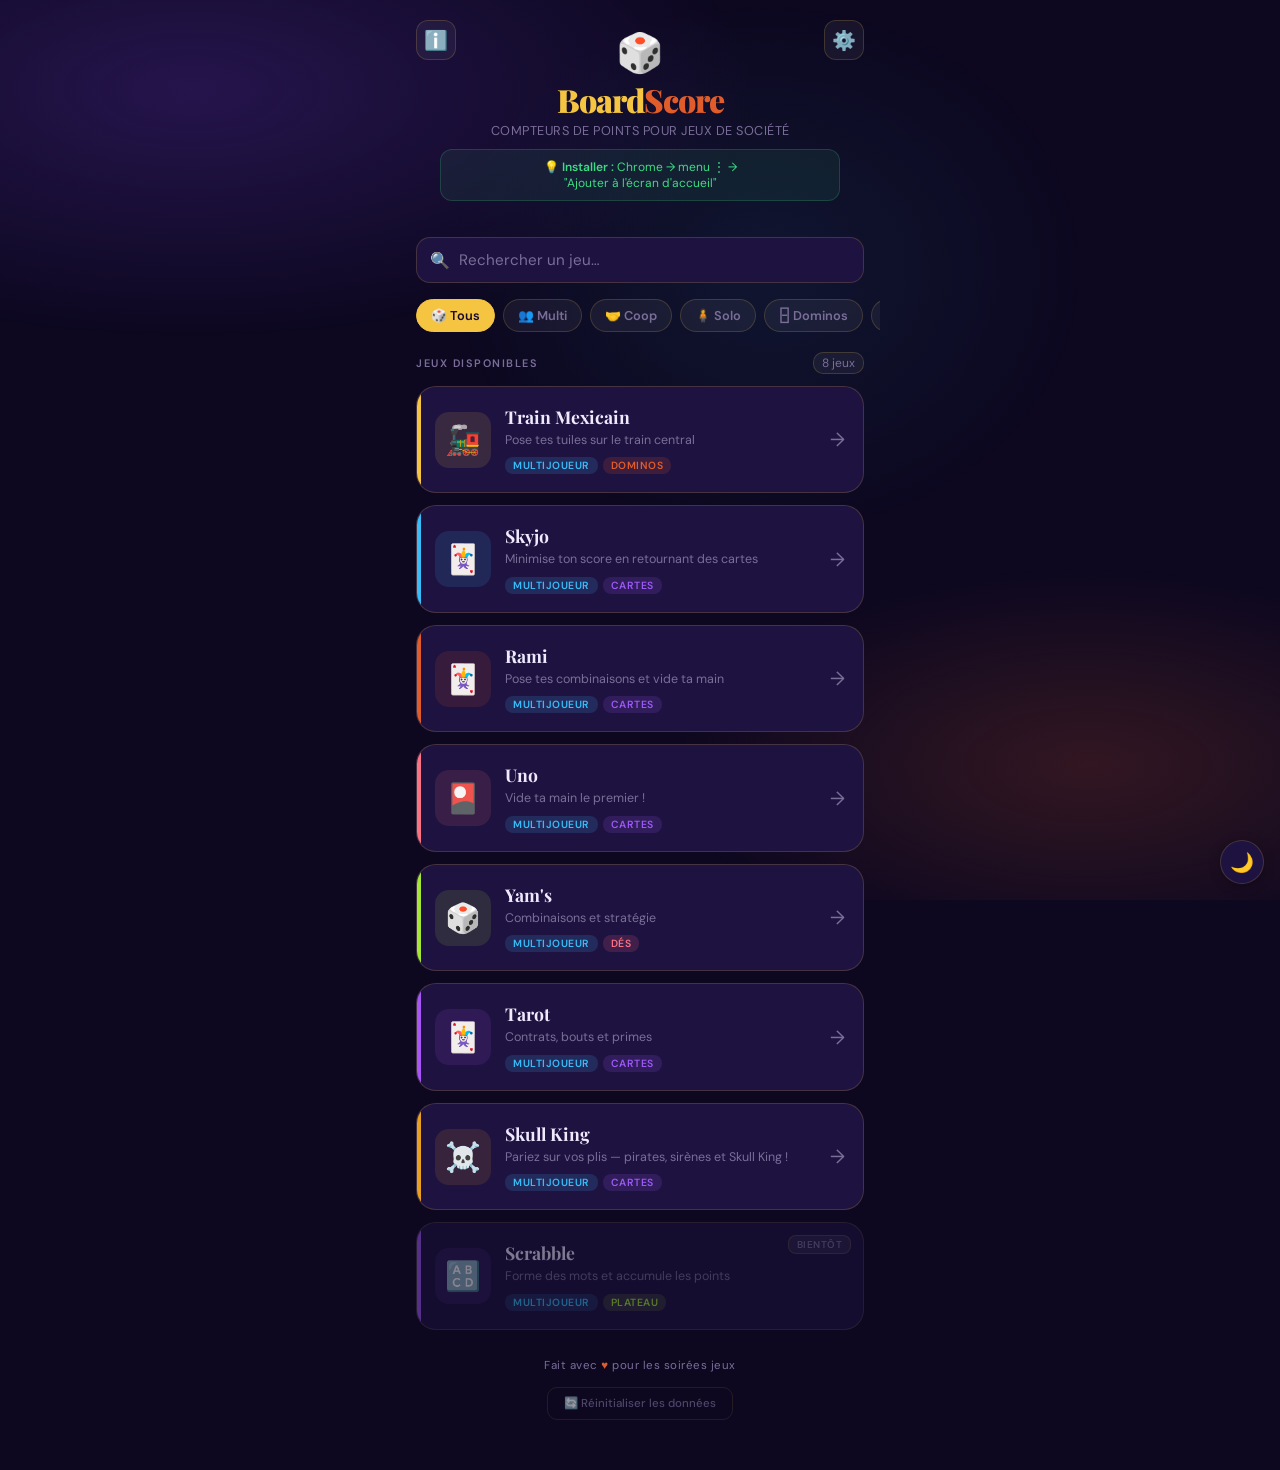
<file: index.html>
<!DOCTYPE html>
<html lang="fr">
<head>
  <meta charset="UTF-8" />
  <meta name="viewport" content="width=device-width, initial-scale=1.0, maximum-scale=1.0, user-scalable=no" />
  <meta name="apple-mobile-web-app-capable" content="yes" />
  <meta name="mobile-web-app-capable" content="yes" />
  <meta name="apple-mobile-web-app-status-bar-style" content="black-translucent" />
  <meta name="theme-color" content="#0d0820" />
  <title>🎲 BoardScore</title>
  <link href="https://fonts.googleapis.com/css2?family=Playfair+Display:wght@700;900&family=DM+Sans:wght@400;500;600&display=swap" rel="stylesheet" />
  <link rel="stylesheet" href="style.css" />
  <link rel="stylesheet" href="menu.css" />
</head>
<body>
<div id="app">

  <header>
    <div class="logo">🎲</div>
    <div class="app-title">Board<span>Score</span></div>
    <div class="app-sub">Compteurs de points pour jeux de société</div>
    <button class="info-btn" onclick="openInfoModal()" aria-label="Aide">ℹ️</button>
    <a href="settings/index.html" class="settings-btn" aria-label="Paramètres">⚙️</a>
    <div class="install-hint" id="installHint">
      💡 <strong>Installer :</strong> Chrome → menu ⋮ → <br>"Ajouter à l'écran d'accueil"
    </div>
  </header>

  <div class="search-bar">
    <span class="search-icon">🔍</span>
    <input type="text" id="searchInput" placeholder="Rechercher un jeu…" oninput="filterGames()" />
  </div>

  <div class="filters-wrap">
    <div class="filters" id="filtersBar"></div>
  </div>

  <div class="section-header">
    <div class="section-label">Jeux disponibles</div>
    <div class="games-count" id="gamesCount">…</div>
  </div>

  <div class="games-grid" id="gamesGrid"></div>

  <footer>
    Fait avec <span>♥</span> pour les soirées jeux
    <button class="reset-btn" onclick="openResetModal()">🔄 Réinitialiser les données</button>
  </footer>
</div>

<!-- Theme toggle -->
<button class="theme-toggle" id="themeToggle" onclick="toggleTheme()" aria-label="Changer de thème">🌙</button>

<!-- ══ MODALE INFO ══ -->
<div class="modal-overlay" id="infoModal" onclick="closeInfoModal(event)">
  <div class="info-modal">
    <div class="info-modal-handle"></div>
    <div class="info-modal-header">
      <div class="info-modal-icon">🎲</div>
      <div class="info-modal-title">BoardScore — Guide</div>
    </div>

    <div class="info-sections">

      <div class="info-block">
        <div class="info-block-title">⚙️ Paramètres</div>
        <div class="info-item">
          <span class="info-emoji">👥</span>
          <div><strong>Joueurs enregistrés</strong> — Crée un roster de joueurs global. Leur nom et couleur sont proposés automatiquement dans chaque jeu. Tu peux modifier le nom ou la couleur à tout moment, c'est répercuté dans les parties en cours.</div>
        </div>
        <div class="info-item">
          <span class="info-emoji">📊</span>
          <div><strong>Statistiques par joueur</strong> — Consulte le nombre de parties jouées, victoires et taux de réussite par joueur, avec le détail par jeu.</div>
        </div>
        <div class="info-item">
          <span class="info-emoji">🏆</span>
          <div><strong>Stats générales</strong> — Page dédiée accessible depuis Paramètres. Elle regroupe le podium des meilleurs vainqueurs (avec détail des victoires par jeu), la répartition des parties par jour de la semaine, le graphique d'activité dans le temps et le nombre de parties par joueur.</div>
        </div>
      </div>

      <div class="info-block">
        <div class="info-block-title">🎮 Dans chaque jeu</div>
        <div class="info-item">
          <span class="info-emoji">➕</span>
          <div><strong>Ajouter un joueur</strong> — Tape un nom pour l'ajouter. Les joueurs du roster sont suggérés automatiquement. La couleur est attribuée ou reprise depuis le roster. Le joueur sera ajouté au roster.</div>
        </div>
        <div class="info-item">
          <span class="info-emoji">✏️</span>
          <div><strong>Saisir les scores</strong> — Ouvre la modale de saisie de la manche en cours. Tu peux corriger un score déjà saisi en ré-ouvrant la modale (sauf pour les jeux qui ne permettent pas d'éditer après avoir joué, comme le Yam's par exemple).</div>
        </div>
        <div class="info-item">
          <span class="info-emoji">▶️</span>
          <div><strong>Manche suivante</strong> — Passe à la manche d'après. L'historique des manches est conservé en bas de page.</div>
        </div>
        <div class="info-item">
          <span class="info-emoji">🏆</span>
          <div><strong>Écran de victoire</strong> — S'affiche automatiquement quand la condition de fin est atteinte. C'est à ce moment que la partie est enregistrée dans les statistiques. Propose de relancer une nouvelle partie.</div>
        </div>
        <div class="info-item">
          <span class="info-emoji">↺</span>
          <div><strong>Rejouer</strong> — Lance une nouvelle partie depuis l'écran de victoire ou n'importe quand dans la partie en cours. Tu peux garder les mêmes joueurs (remise à zéro des scores) ou repartir avec de nouveaux joueurs.</div>
        </div>
      </div>

      <div class="info-block">
        <div class="info-block-title">💾 Sauvegarde</div>
        <div class="info-item">
          <span class="info-emoji">🔒</span>
          <div><strong>Sauvegarde automatique</strong> — Chaque action est sauvegardée instantanément sur ton appareil. Tu peux fermer l'app et reprendre là où tu en étais.</div>
        </div>
        <div class="info-item">
          <span class="info-emoji">⏱️</span>
          <div><strong>Temps de jeu</strong> — Le temps passé sur chaque page de jeu est mesuré automatiquement en arrière-plan. Il s'arrête dès que tu quittes la page d'un jeu. Ces données alimentent le graphique d'activité dans les stats générales.</div>
        </div>
        <div class="info-item">
          <span class="info-emoji">📱</span>
          <div><strong>Installation</strong> — Sur Chrome, clique sur ⋮ → "Ajouter à l'écran d'accueil" pour utiliser BoardScore comme une vraie app, sans navigateur.</div>
        </div>
      </div>

      <div class="info-block">
        <div class="info-block-title">🌙 Thème & affichage</div>
        <div class="info-item">
          <span class="info-emoji">🌙</span>
          <div><strong>Mode sombre / clair</strong> — Le bouton en bas à droite bascule entre les deux thèmes. Le choix est mémorisé.</div>
        </div>
      </div>

      <div class="info-block">
        <div class="info-block-title">🔄 Réinitialisation</div>
        <div class="info-item">
          <span class="info-emoji">🎮</span>
          <div><strong>Données de jeu</strong> — Efface les parties en cours, l'historique des victoires et le temps de jeu enregistré, sans toucher à tes joueurs enregistrés.</div>
        </div>
        <div class="info-item">
          <span class="info-emoji">👥</span>
          <div><strong>Joueurs</strong> — Supprime les joueurs enregistrés et donc les statistiques, sans effacer les parties en cours.</div>
        </div>
        <div class="info-item">
          <span class="info-emoji">💥</span>
          <div><strong>Tout réinitialiser</strong> — Remet l'app à zéro complètement.</div>
        </div>
      </div>

    </div>

    <button class="info-modal-close" onclick="document.getElementById('infoModal').classList.remove('open')">Fermer</button>
  </div>
</div>

<!-- ══ MODALE RESET ══ -->
<div class="modal-overlay" id="resetModal" onclick="closeResetModal(event)">
  <div class="reset-modal">
    <div class="info-modal-handle"></div>
    <div class="reset-modal-title">🔄 Réinitialiser</div>
    <div class="reset-modal-sub">Choisis ce que tu veux effacer</div>

    <div class="reset-options">
      <button class="reset-option-btn" id="resetGames" onclick="doReset('games')">
        <span class="ro-icon">🎮</span>
        <div class="ro-text">
          <div class="ro-title">Données de jeu</div>
          <div class="ro-sub">Parties en cours + historique des victoires<br><em>Les joueurs enregistrés sont conservés</em></div>
        </div>
      </button>
      <button class="reset-option-btn" id="resetPlayers" onclick="doReset('players')">
        <span class="ro-icon">👥</span>
        <div class="ro-text">
          <div class="ro-title">Joueurs enregistrés</div>
          <div class="ro-sub">Supprime les joueurs enregistrés et leurs statistiques<br><em>Les parties en cours sont conservées</em></div>
        </div>
      </button>
      <button class="reset-option-btn danger" id="resetAll" onclick="doReset('all')">
        <span class="ro-icon">💥</span>
        <div class="ro-text">
          <div class="ro-title">Tout réinitialiser</div>
          <div class="ro-sub">Efface absolument toutes les données</div>
        </div>
      </button>
    </div>

    <button class="reset-modal-cancel" onclick="document.getElementById('resetModal').classList.remove('open')">Annuler</button>
  </div>
</div>

<script src="common/utils.js"></script>
<script src="common/games-registry.js"></script>
<script src="menu.js"></script>
</body>
</html>
</file>
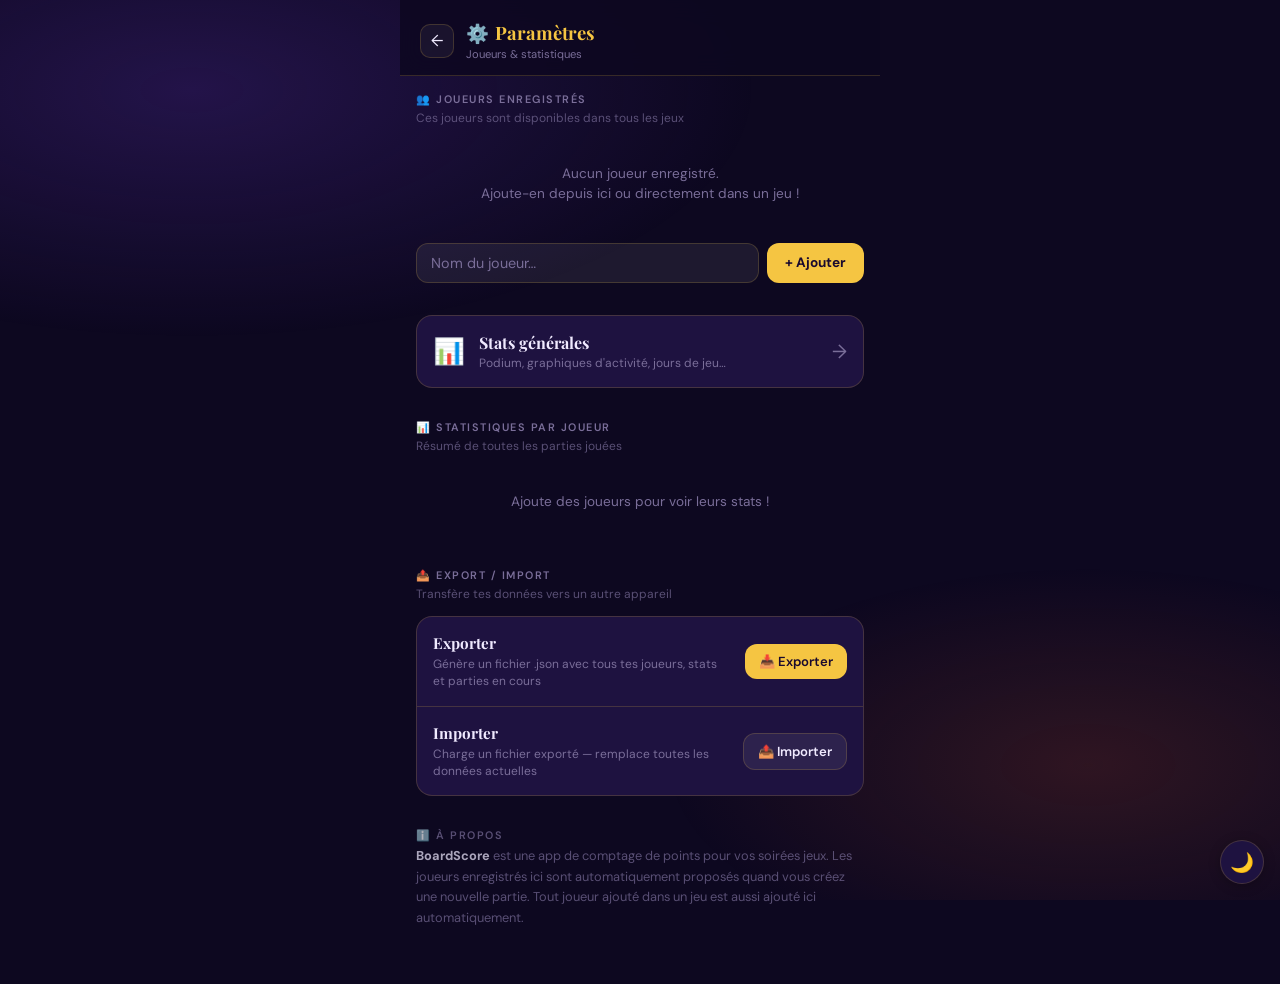
<file: settings/index.html>
<!DOCTYPE html>
<html lang="fr">
<head>
    <meta charset="UTF-8" />
    <meta name="viewport" content="width=device-width, initial-scale=1.0, maximum-scale=1.0, user-scalable=no" />
    <meta name="apple-mobile-web-app-capable" content="yes" />
    <meta name="mobile-web-app-capable" content="yes" />
    <meta name="apple-mobile-web-app-status-bar-style" content="black-translucent" />
    <meta name="theme-color" content="#0d0820" />
    <title>⚙️ Paramètres — BoardScore</title>
    <link href="https://fonts.googleapis.com/css2?family=Playfair+Display:wght@700;900&family=DM+Sans:wght@400;500;600&display=swap" rel="stylesheet" />
    <link rel="stylesheet" href="../style.css" />
    <link rel="stylesheet" href="settings.css" />
</head>
<body>
<div id="app">

    <header>
        <div class="header-left">
            <a href="../index.html" class="btn-back">←</a>
            <div>
                <div class="header-title">⚙️ <span>Paramètres</span></div>
                <div class="header-sub">Joueurs & statistiques</div>
            </div>
        </div>
    </header>

    <!-- Section : Joueurs du roster -->
    <div class="section">
        <div class="section-title">👥 Joueurs enregistrés</div>
        <div class="section-sub">Ces joueurs sont disponibles dans tous les jeux</div>
        <div id="rosterList" class="roster-list"></div>
        <div class="add-player-form">
            <input type="text" id="newRosterName" placeholder="Nom du joueur…" maxlength="20" />
            <button class="btn-add" onclick="addRosterPlayer()">+ Ajouter</button>
        </div>
    </div>

    <!-- Lien vers stats générales -->
    <div class="section">
        <a href="general/index.html" class="stats-nav-link">
            <span class="stats-nav-icon">📊</span>
            <div class="stats-nav-text">
                <div class="stats-nav-title">Stats générales</div>
                <div class="stats-nav-sub">Podium, graphiques d'activité, jours de jeu…</div>
            </div>
            <span class="stats-nav-arrow">→</span>
        </a>
    </div>

    <!-- Section : Statistiques par joueur -->
    <div class="section" id="statsSection">
        <div class="section-title">📊 Statistiques par joueur</div>
        <div class="section-sub">Résumé de toutes les parties jouées</div>
        <div id="statsList" class="stats-list"></div>
    </div>

    <!-- Section : Export / Import -->
    <div class="section">
        <div class="section-title">📤 Export / Import</div>
        <div class="section-sub">Transfère tes données vers un autre appareil</div>
        <div class="transfer-card">
            <div class="transfer-row">
                <div class="transfer-info">
                    <div class="transfer-label">Exporter</div>
                    <div class="transfer-desc">Génère un fichier .json avec tous tes joueurs, stats et parties en cours</div>
                </div>
                <button class="transfer-btn export-btn" onclick="exportData()">📥 Exporter</button>
            </div>
            <div class="transfer-divider"></div>
            <div class="transfer-row">
                <div class="transfer-info">
                    <div class="transfer-label">Importer</div>
                    <div class="transfer-desc">Charge un fichier exporté — remplace toutes les données actuelles</div>
                </div>
                <button class="transfer-btn import-btn" onclick="openImportModal()">📤 Importer</button>
            </div>
        </div>
        <!-- Input file caché, déclenché par JS -->
        <input type="file" id="importFileInput" accept=".json" style="display:none" onchange="handleImportFile(event)" />
    </div>

    <div class="section info-section">
        <div class="section-title">ℹ️ À propos</div>
        <div class="about-text">
            <strong>BoardScore</strong> est une app de comptage de points pour vos soirées jeux.
            Les joueurs enregistrés ici sont automatiquement proposés quand vous créez une nouvelle partie.
            Tout joueur ajouté dans un jeu est aussi ajouté ici automatiquement.
        </div>
    </div>

</div>

<!-- Edit player modal -->
<div class="modal-overlay" id="editModal" onclick="closeEditModal(event)">
    <div class="modal">
        <div class="modal-handle"></div>
        <div class="modal-title">✏️ Modifier le joueur</div>
        <div class="modal-sub">Change le nom ou la couleur</div>
        <input type="text" id="editName" class="edit-input" placeholder="Nom…" maxlength="20" />
        <div class="color-picker" id="editColors"></div>
        <button class="modal-confirm" onclick="saveEditPlayer()">✅ Enregistrer</button>
        <button class="edit-delete" onclick="deleteEditPlayer()">🗑️ Supprimer ce joueur</button>
    </div>
</div>

<!-- Detail stats modal -->
<div class="modal-overlay" id="detailModal" onclick="closeDetailModal(event)">
    <div class="modal">
        <div class="modal-handle"></div>
        <div class="modal-title">📊 Détails — <span id="detailPlayerName"></span></div>
        <div class="modal-sub">Stats détaillées par jeu</div>
        <div id="detailContent"></div>
    </div>
</div>

<!-- Import confirmation modal -->
<div class="modal-overlay" id="importModal" onclick="closeImportModal(event)">
    <div class="modal">
        <div class="modal-handle"></div>
        <div class="modal-title">📤 Importer des données</div>
        <div class="modal-sub">Cette action est irréversible</div>
        <div class="import-warning">
            <div class="import-warning-icon">⚠️</div>
            <div class="import-warning-text">
                Toutes tes données actuelles (joueurs, statistiques, parties en cours, temps de jeu) seront <strong>définitivement remplacées</strong> par celles du fichier importé.
            </div>
        </div>
        <button class="modal-confirm" onclick="triggerFileInput()">📂 Choisir un fichier et importer</button>
        <button class="edit-delete" style="margin-top:8px" onclick="document.getElementById('importModal').classList.remove('open')">Annuler</button>
    </div>
</div>

<!-- Loading overlay (export) -->
<div class="loading-overlay" id="loadingOverlay">
    <div class="loading-box">
        <div class="loading-spinner"></div>
        <div class="loading-label" id="loadingLabel">Export en cours…</div>
    </div>
</div>

<button class="theme-toggle" id="themeToggle" onclick="toggleTheme()" aria-label="Changer de thème">🌙</button>

<script src="../common/utils.js"></script>
<script src="../common/games-registry.js"></script>
<script src="settings.js"></script>
</body>
</html>
</file>
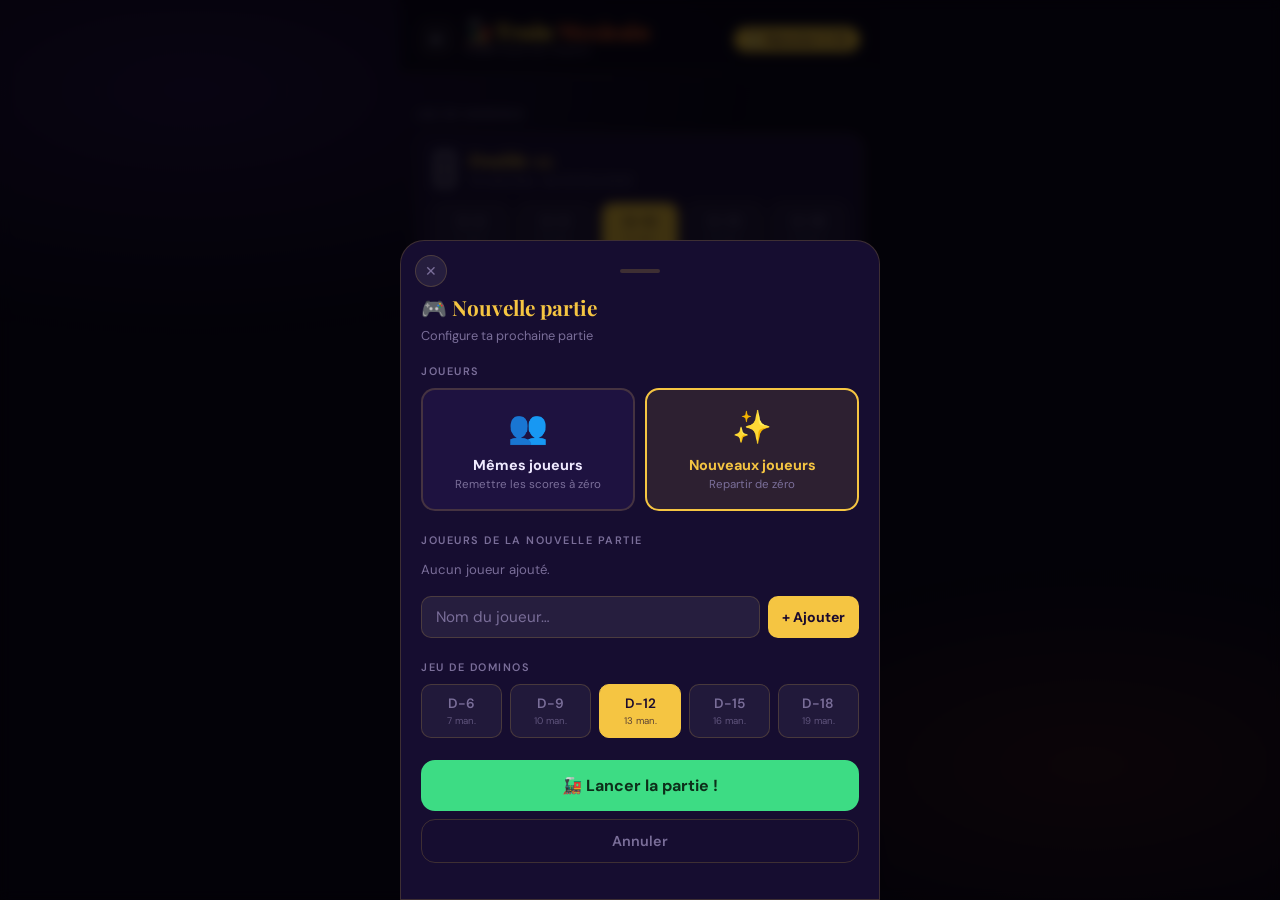
<file: games/mexicanTrain/index.html>
<!DOCTYPE html>
<html lang="fr">
<head>
    <meta charset="UTF-8" />
    <meta name="viewport" content="width=device-width, initial-scale=1.0, maximum-scale=1.0, user-scalable=no" />
    <meta name="apple-mobile-web-app-capable" content="yes" />
    <meta name="mobile-web-app-capable" content="yes" />
    <meta name="apple-mobile-web-app-status-bar-style" content="black-translucent" />
    <meta name="theme-color" content="#1a0a2e" />
    <title>🚂 Train Mexicain</title>
    <link href="https://fonts.googleapis.com/css2?family=Playfair+Display:wght@700;900&family=DM+Sans:wght@400;500;600&display=swap" rel="stylesheet" />
    <link rel="stylesheet" href="../../style.css" />
    <link rel="stylesheet" href="../../common/game.css" />
    <link rel="stylesheet" href="mexicanTrain.css" />
</head>
<body>
<div id="app">

    <header>
        <div class="header-left">
            <a href="../../index.html" class="btn-back">←</a>
            <div>
                <div class="header-title">🚂 Train <span>Mexicain</span></div>
                <div class="header-sub">Compteur de points</div>
            </div>
        </div>
        <div class="round-badge" id="roundBadge">Manche 1</div>
    </header>

    <div class="section" style="margin-top:16px;">
        <div class="section-title">Jeu de dominos</div>
        <div class="domino-set-card">
            <div class="domino-set-label">
                <span class="domino-set-icon">🁣</span>
                <div>
                    <div class="domino-set-title">Double-<span id="setValueDisplay">12</span></div>
                    <div class="domino-set-sub" id="setRoundsDisplay">13 manches · de [12:12] à [0:0]</div>
                </div>
            </div>
            <div class="set-options" id="setOptions"></div>
        </div>
    </div>

    <div class="section" style="margin-top:16px;">
        <div class="section-title">Joueurs</div>
        <div class="players-list" id="playersList"></div>
    </div>

    <div class="section" style="margin-top:16px;">
        <div class="section-title">Ajouter un joueur</div>
        <div class="add-player-form">
            <input type="text" id="newPlayerName" placeholder="Nom du joueur…" maxlength="20" />
            <button class="btn-add" onclick="addPlayer()">+ Ajouter</button>
        </div>
    </div>

    <div class="section" style="margin-top:18px;" id="historySection">
        <div class="section-title">Historique des manches</div>
        <div class="history-list" id="historyList"></div>
    </div>

    <div class="domino-deco">
        <div class="tile"><div class="tile-half">••</div><div class="tile-half">•</div></div>
        <div class="tile"><div class="tile-half">•••</div><div class="tile-half">••</div></div>
        <div class="tile"><div class="tile-half">••</div><div class="tile-half">••</div></div>
        <div class="tile"><div class="tile-half">•</div><div class="tile-half">•••</div></div>
    </div>

</div><!-- /#app -->

<!-- Bottom bar -->
<div class="bottom-bar">
    <button class="btn-main btn-score"   onclick="openScoreModal()">✏️ Saisir scores</button>
    <button class="btn-main btn-next"    onclick="nextRound()">▶ Manche suiv.</button>
    <button class="btn-main btn-restart" onclick="openNewGameModal()">↺ Rejouer</button>
</div>

<!-- Score Modal -->
<div class="modal-overlay" id="scoreModal" onclick="closeBgModal(event,'scoreModal')">
    <div class="modal">
        <div class="modal-handle"></div>
        <div class="modal-title">Saisir les points</div>
        <div class="modal-sub" id="modalSub">Entrez les points de cette manche pour chaque joueur</div>

        <!-- Sélecteur du gagnant -->
        <div class="finisher-section">
            <div class="finisher-label">🏆 Qui a gagné la manche ?</div>
            <div class="finisher-list" id="winnerList"></div>
        </div>

        <div class="modal-block">
            <div id="winnerRequiredHint" style="display:none;margin-bottom:10px;background:rgba(255,85,85,0.12);border:1px solid rgba(255,85,85,0.35);border-radius:10px;padding:8px 12px;font-size:0.78rem;color:var(--red);text-align:center;">
                ⚠️ Sélectionne qui a gagné la manche avant de confirmer !
            </div>
            <div class="score-inputs" id="scoreInputs"></div>
        </div>
        <button class="modal-confirm" onclick="confirmScores()">✅ Confirmer les scores</button>
    </div>
</div>

<!-- New Game Modal -->
<div class="modal-overlay" id="newGameModal" onclick="closeBgModal(event,'newGameModal')">
    <div class="modal">
        <div class="modal-handle"></div>
        <div class="modal-title">🎮 Nouvelle partie</div>
        <div class="modal-sub">Configure ta prochaine partie</div>

        <div class="newgame-section">
            <div class="newgame-section-title">Joueurs</div>
            <div class="choice-cards">
                <div class="choice-card selected" id="cc-same" onclick="selectPlayerMode('same')">
                    <div class="cc-icon">👥</div>
                    <div class="cc-title">Mêmes joueurs</div>
                    <div class="cc-sub">Remettre les scores à zéro</div>
                </div>
                <div class="choice-card" id="cc-new" onclick="selectPlayerMode('new')">
                    <div class="cc-icon">✨</div>
                    <div class="cc-title">Nouveaux joueurs</div>
                    <div class="cc-sub">Repartir de zéro</div>
                </div>
            </div>
        </div>

        <div class="newgame-section" id="ng-keep-section">
            <div class="newgame-section-title">Sélectionner les joueurs à garder</div>
            <div class="keep-players-list" id="ngKeepList"></div>
        </div>

        <div class="newgame-section" id="ng-new-section" style="display:none;">
            <div class="newgame-section-title">Joueurs de la nouvelle partie</div>
            <div class="new-players-list" id="ngNewList"></div>
            <div class="add-newplayer-form">
                <input type="text" id="ngNewPlayerInput" placeholder="Nom du joueur…" maxlength="20" />
                <button class="btn-add-sm" onclick="ngAddPlayer()">+ Ajouter</button>
            </div>
        </div>

        <div class="newgame-section">
            <div class="newgame-section-title">Jeu de dominos</div>
            <div class="newgame-set-options" id="ngSetOptions"></div>
        </div>

        <button class="newgame-confirm" onclick="confirmNewGame()">🚂 Lancer la partie !</button>
        <button class="newgame-cancel"  onclick="closeNewGameModal()">Annuler</button>
    </div>
</div>

<!-- Winner screen -->
<div class="winner-overlay" id="winnerScreen">
    <div class="winner-trophy">🏆</div>
    <div class="winner-title">Gagnant !</div>
    <div class="winner-name"  id="winnerName"></div>
    <div class="winner-score" id="winnerScore"></div>
    <button class="btn-winner-main" onclick="openNewGameFromWinner()">🎮 Nouvelle partie</button>
</div>

<script src="../../common/time-tracker.js"></script>
<script src="../../common/core.js"></script>
<script src="mexicanTrain.js"></script>
</body>
</html>
</file>
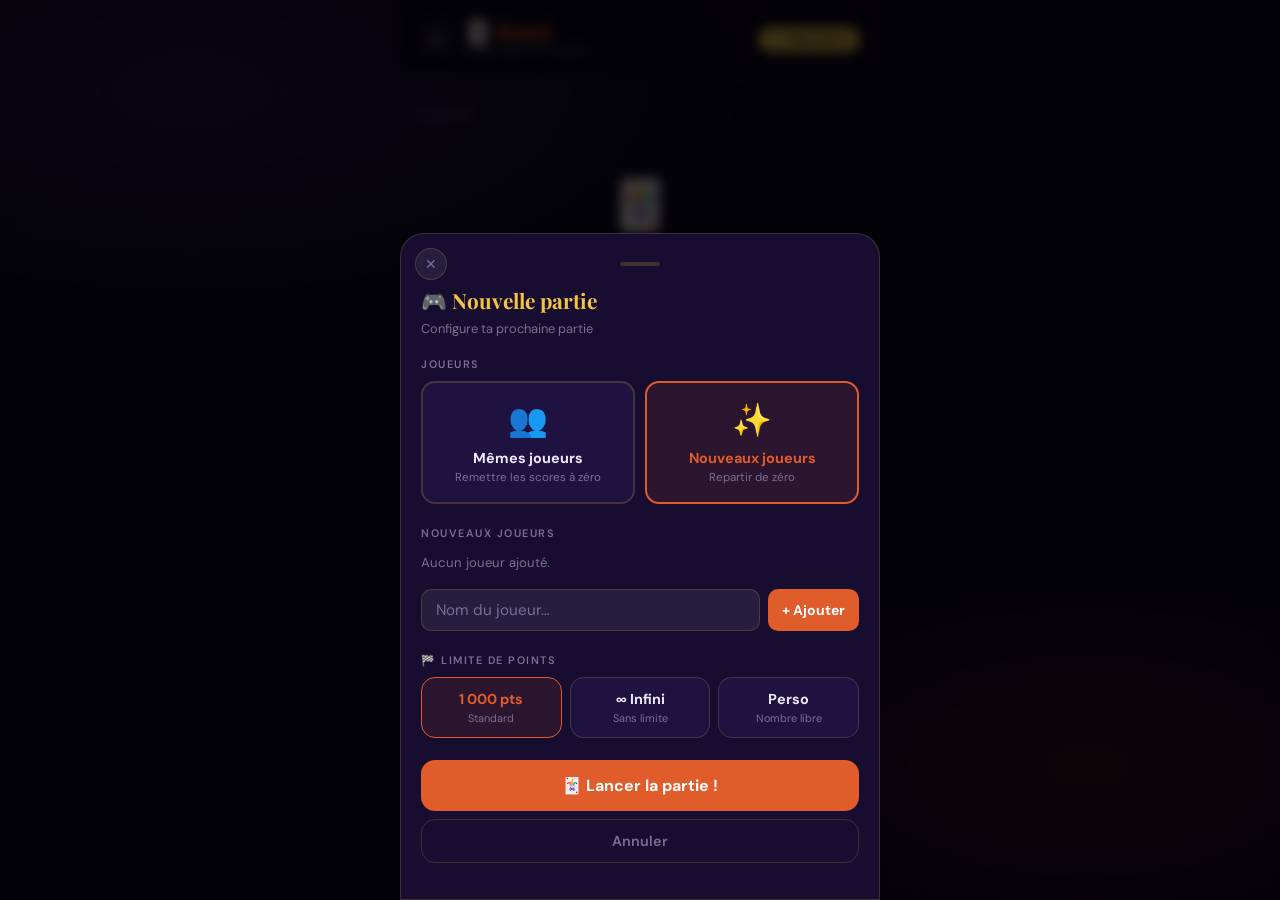
<file: games/rami/index.html>
<!DOCTYPE html>
<html lang="fr">
<head>
    <meta charset="UTF-8" />
    <meta name="viewport" content="width=device-width, initial-scale=1.0, maximum-scale=1.0, user-scalable=no" />
    <meta name="apple-mobile-web-app-capable" content="yes" />
    <meta name="mobile-web-app-capable" content="yes" />
    <meta name="apple-mobile-web-app-status-bar-style" content="black-translucent" />
    <meta name="theme-color" content="#1a0a2e" />
    <title>🃏 Rami</title>
    <link href="https://fonts.googleapis.com/css2?family=Playfair+Display:wght@700;900&family=DM+Sans:wght@400;500;600&display=swap" rel="stylesheet" />
    <link rel="stylesheet" href="../../style.css" />
    <link rel="stylesheet" href="../../common/game.css" />
    <link rel="stylesheet" href="rami.css" />
</head>
<body>
<div id="app">

    <header>
        <div class="header-left">
            <a href="../../index.html" class="btn-back">←</a>
            <div>
                <div class="header-title">🃏 <span>Rami</span></div>
                <div class="header-sub">Compteur de points</div>
            </div>
        </div>
        <div class="round-badge" id="roundBadge">⏳ Manche 1</div>
    </header>

    <!-- Bandeau donneur -->
    <div class="dealer-bar" id="dealerBar" style="display:none">
        <div class="dealer-current-line">
            <span class="dealer-icon">🎴</span>
            <span class="dealer-pill" id="dealerCurrentPill"></span>
            <span class="dealer-label-txt">distribue les cartes</span>
        </div>
        <div class="dealer-next-line">
            <span class="dealer-next-label">Prochain :</span>
            <span class="dealer-next-name" id="dealerNextName">—</span>
        </div>
    </div>

    <!-- Barre de progression -->
    <div class="progress-bar-wrap" id="progressWrap" style="display:none">
        <div class="progress-bar-inner" id="progressBar"></div>
        <div class="progress-label" id="progressLabel"></div>
    </div>

    <div class="section" style="margin-top:16px;">
        <div class="section-title">Joueurs</div>
        <div class="players-list" id="playersList"></div>
    </div>

    <div class="section" style="margin-top:16px;">
        <div class="section-title">Ajouter un joueur</div>
        <div class="add-player-form">
            <input type="text" id="newPlayerName" placeholder="Nom du joueur…" maxlength="20" />
            <button class="btn-add" onclick="addPlayer()">+ Ajouter</button>
        </div>
    </div>

    <div class="section" style="margin-top:18px;" id="historySection">
        <div class="section-title">Historique des manches</div>
        <div class="history-list" id="historyList"></div>
    </div>

    <div class="card-deco">♠ ♥ ♦ ♣</div>

</div>

<!-- Bottom bar -->
<div class="bottom-bar">
    <button class="btn-main btn-score"   onclick="openScoreModal()">✏️ Saisir scores</button>
    <button class="btn-main btn-next"    onclick="nextRound()">▶ Manche suiv.</button>
    <button class="btn-main btn-restart" onclick="openNewGameModal()">↺ Rejouer</button>
</div>

<!-- Score Modal -->
<div class="modal-overlay" id="scoreModal" onclick="closeBgModal(event,'scoreModal')">
    <div class="modal">
        <div class="modal-handle"></div>
        <div class="modal-title">Saisir les points</div>
        <div class="modal-sub" id="modalSub"></div>

        <div class="modal-block">
            <div class="block-label">🏆 Qui a fait Rami ?</div>
            <div class="picker-list" id="winnerRoundList"></div>
        </div>

        <div class="special-btns" id="specialBtns"></div>

        <div class="modal-block" id="noPoseSection" style="display:none">
            <div class="block-label">🚫 Qui n'a pas pu poser ? (+100 pts)</div>
            <div class="picker-list" id="noPoseList"></div>
        </div>

        <div class="score-inputs" id="scoreInputs"></div>
        <button class="modal-confirm" onclick="confirmScores()">✅ Confirmer les scores</button>
    </div>
</div>

<!-- New Game Modal -->
<div class="modal-overlay" id="newGameModal" onclick="closeBgModal(event,'newGameModal')">
    <div class="modal">
        <div class="modal-handle"></div>
        <div class="modal-title">🎮 Nouvelle partie</div>
        <div class="modal-sub">Configure ta prochaine partie</div>

        <div class="newgame-section">
            <div class="newgame-section-title">Joueurs</div>
            <div class="choice-cards">
                <div class="choice-card selected" id="cc-same" onclick="selectPlayerMode('same')">
                    <div class="cc-icon">👥</div>
                    <div class="cc-title">Mêmes joueurs</div>
                    <div class="cc-sub">Remettre les scores à zéro</div>
                </div>
                <div class="choice-card" id="cc-new" onclick="selectPlayerMode('new')">
                    <div class="cc-icon">✨</div>
                    <div class="cc-title">Nouveaux joueurs</div>
                    <div class="cc-sub">Repartir de zéro</div>
                </div>
            </div>
        </div>

        <div class="newgame-section" id="ng-keep-section">
            <div class="newgame-section-title">Joueurs à garder</div>
            <div class="keep-players-list" id="ngKeepList"></div>
        </div>

        <div class="newgame-section" id="ng-new-section" style="display:none">
            <div class="newgame-section-title">Nouveaux joueurs</div>
            <div class="new-players-list" id="ngNewList"></div>
            <div class="add-newplayer-form">
                <input type="text" id="ngNewPlayerInput" placeholder="Nom du joueur…" maxlength="20" />
                <button class="btn-add-sm" onclick="ngAddPlayer()">+ Ajouter</button>
            </div>
        </div>

        <div class="newgame-section" id="ng-dealer-section">
            <div class="newgame-section-title">🎴 Premier donneur</div>
            <div class="picker-list" id="ngDealerList"></div>
        </div>

        <div class="newgame-section" id="ng-limit-section"></div>

        <button class="newgame-confirm" onclick="confirmNewGame()">🃏 Lancer la partie !</button>
        <button class="newgame-cancel"  onclick="closeNewGameModal()">Annuler</button>
    </div>
</div>

<!-- Winner screen -->
<div class="winner-overlay" id="winnerScreen">
    <div class="winner-trophy">🏆</div>
    <div class="winner-title">Victoire !</div>
    <div class="winner-name" id="winnerName"></div>
    <div class="winner-score" id="winnerScore"></div>
    <div class="winner-podium" id="winnerPodium"></div>
    <button class="btn-winner-main" onclick="openNewGameFromWinner()">🎮 Nouvelle partie</button>
</div>

<script src="../../common/time-tracker.js"></script>
<script src="../../common/core.js"></script>
<script src="rami.js"></script>
</body>
</html>
</file>
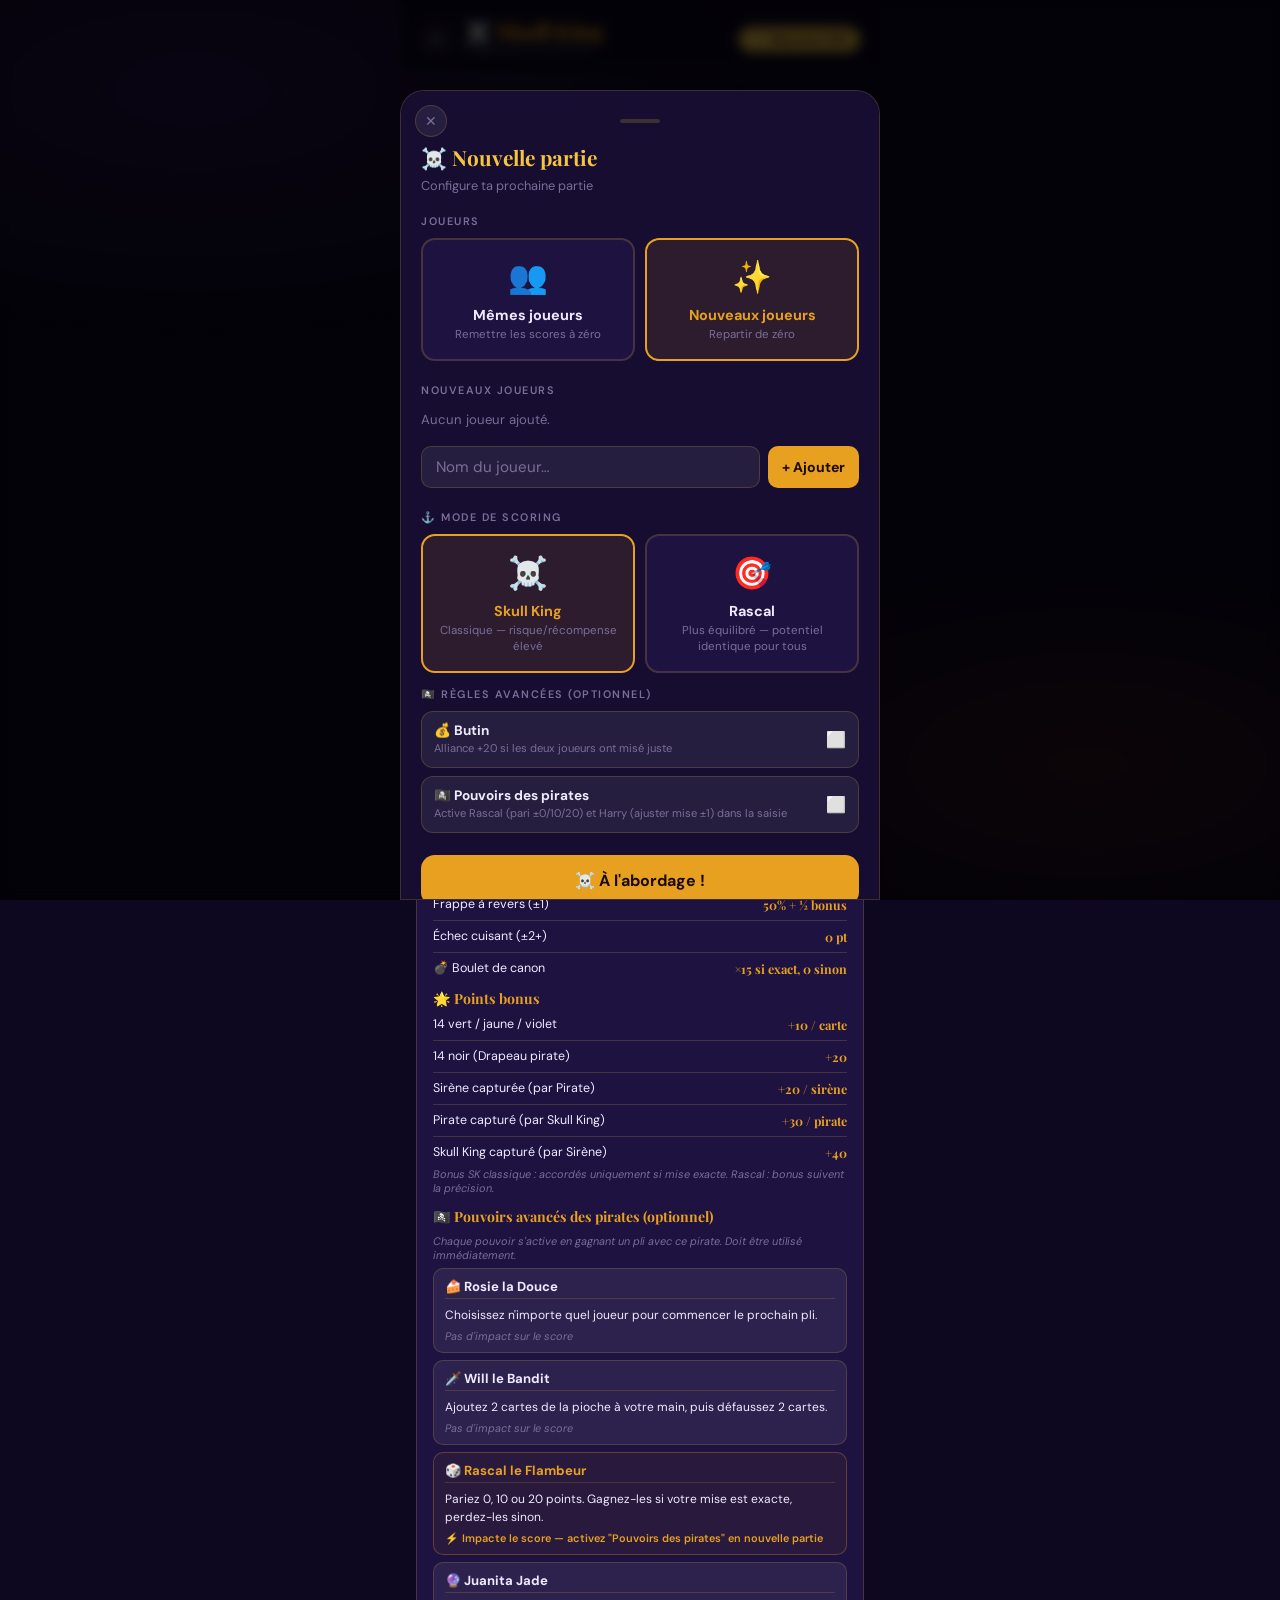
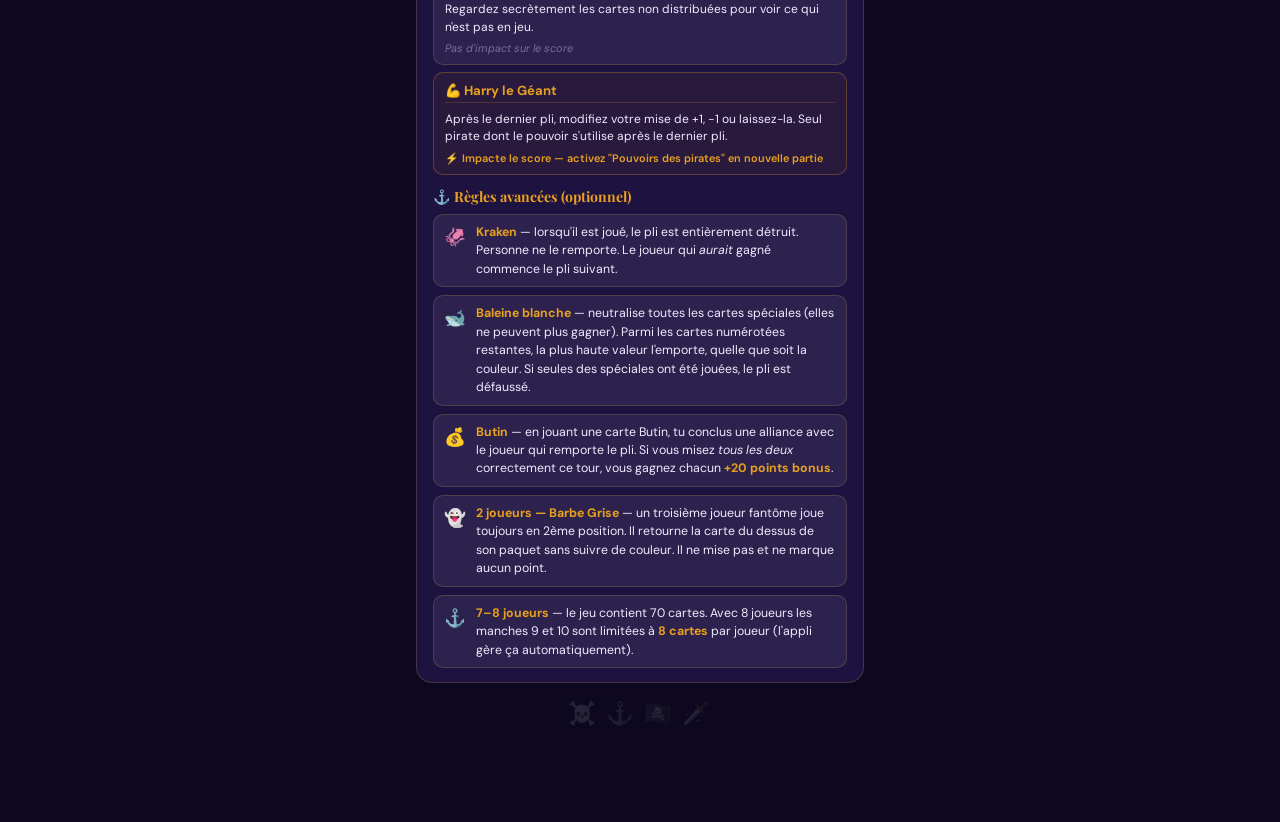
<file: games/skullKing/index.html>
<!DOCTYPE html>
<html lang="fr">
<head>
    <meta charset="UTF-8" />
    <meta name="viewport" content="width=device-width, initial-scale=1.0, maximum-scale=1.0, user-scalable=no" />
    <meta name="apple-mobile-web-app-capable" content="yes" />
    <meta name="mobile-web-app-capable" content="yes" />
    <meta name="apple-mobile-web-app-status-bar-style" content="black-translucent" />
    <meta name="theme-color" content="#1a0a00" />
    <title>☠️ Skull King</title>
    <link href="https://fonts.googleapis.com/css2?family=Playfair+Display:wght@700;900&family=DM+Sans:wght@400;500;600&display=swap" rel="stylesheet" />
    <link rel="stylesheet" href="../../style.css" />
    <link rel="stylesheet" href="../../common/game.css" />
    <link rel="stylesheet" href="skullKing.css" />
</head>
<body>
<div id="app">

    <header>
        <div class="header-left">
            <a href="../../index.html" class="btn-back">←</a>
            <div>
                <div class="header-title">☠️ <span>Skull King</span></div>
                <div class="header-sub">Compteur de points</div>
            </div>
        </div>
        <div class="round-badge" id="roundBadge">⏳ Manche 1/10</div>
    </header>

    <div class="section" style="margin-top:16px;">
        <div class="section-title">Joueurs</div>
        <div class="players-list" id="playersList"></div>
    </div>

    <div class="section" style="margin-top:16px;">
        <div class="section-title">Ajouter un joueur</div>
        <div class="add-player-form">
            <input type="text" id="newPlayerName" placeholder="Nom du joueur…" maxlength="20" />
            <button class="btn-add" onclick="addPlayer()">+ Ajouter</button>
        </div>
    </div>

    <!-- Aide-mémoire -->
    <div class="section" style="margin-top:18px;">
        <div class="section-title">Aide-mémoire</div>
        <div class="scoring-help">

            <!-- Hiérarchie -->
            <div class="scoring-help-title">⚔️ Hiérarchie des cartes</div>
            <div class="sk-hierarchy">
                <span class="sk-hier-card">Fuite</span>
                <span class="sk-hier-sep">‹</span>
                <span class="sk-hier-card">Couleurs (1–14)</span>
                <span class="sk-hier-sep">‹</span>
                <span class="sk-hier-card trump">Noir (atout)</span>
                <span class="sk-hier-sep">‹</span>
                <span class="sk-hier-card pirate">Pirate</span>
                <span class="sk-hier-sep">‹</span>
                <span class="sk-hier-card sk">Skull King</span>
                <span class="sk-hier-sep">‹</span>
                <span class="sk-hier-card siren">Sirène 🧜</span>
                <div class="sk-hier-note">⚠️ Sirène bat Skull King — Skull King bat Pirate — Pirate bat Sirène</div>
            </div>

            <!-- Scoring SK -->
            <div class="scoring-help-title" style="margin-top:12px">☠️ Mode Skull King</div>
            <div class="scoring-help-grid">
                <span class="sh-card">Mise = 0 et réussie</span><span class="sh-pts">+10 × manches</span>
                <div class="sh-divider"></div>
                <span class="sh-card">Mise = 0 et ratée</span><span class="sh-pts">−10 × manches</span>
                <div class="sh-divider"></div>
                <span class="sh-card">Mise ≥ 1 exacte</span><span class="sh-pts">+20 × mise + bonus</span>
                <div class="sh-divider"></div>
                <span class="sh-card">Mise ≥ 1 pas exacte</span><span class="sh-pts">−10 × |écart|</span>
            </div>

            <!-- Scoring Rascal -->
            <div class="scoring-help-title" style="margin-top:12px">🎯 Mode Rascal</div>
            <div class="scoring-help-grid">
                <span class="sh-card">Potentiel (tous pareil)</span><span class="sh-pts">10 × cartes</span>
                <div class="sh-divider"></div>
                <span class="sh-card">Coup direct (exact)</span><span class="sh-pts">100% + bonus</span>
                <div class="sh-divider"></div>
                <span class="sh-card">Frappe à revers (±1)</span><span class="sh-pts">50% + ½ bonus</span>
                <div class="sh-divider"></div>
                <span class="sh-card">Échec cuisant (±2+)</span><span class="sh-pts">0 pt</span>
                <div class="sh-divider"></div>
                <span class="sh-card">💣 Boulet de canon</span><span class="sh-pts">×15 si exact, 0 sinon</span>
            </div>

            <!-- Bonus -->
            <div class="scoring-help-title" style="margin-top:12px">🌟 Points bonus</div>
            <div class="scoring-help-grid">
                <span class="sh-card">14 vert / jaune / violet</span><span class="sh-pts">+10 / carte</span>
                <div class="sh-divider"></div>
                <span class="sh-card">14 noir (Drapeau pirate)</span><span class="sh-pts">+20</span>
                <div class="sh-divider"></div>
                <span class="sh-card">Sirène capturée (par Pirate)</span><span class="sh-pts">+20 / sirène</span>
                <div class="sh-divider"></div>
                <span class="sh-card">Pirate capturé (par Skull King)</span><span class="sh-pts">+30 / pirate</span>
                <div class="sh-divider"></div>
                <span class="sh-card">Skull King capturé (par Sirène)</span><span class="sh-pts">+40</span>
            </div>
            <div class="sh-note">Bonus SK classique : accordés uniquement si mise exacte. Rascal : bonus suivent la précision.</div>

            <!-- Pouvoirs pirates -->
            <div class="scoring-help-title" style="margin-top:12px">🏴‍☠️ Pouvoirs avancés des pirates (optionnel)</div>
            <div class="sh-note" style="margin-bottom:6px">Chaque pouvoir s'active en gagnant un pli avec ce pirate. Doit être utilisé immédiatement.</div>
            <div class="sk-pirate-list">

                <div class="sk-pirate-card">
                    <div class="sk-pirate-name">🍰 Rosie la Douce</div>
                    <div class="sk-pirate-power">Choisissez n'importe quel joueur pour commencer le prochain pli.</div>
                    <div class="sk-pirate-score-tag">Pas d'impact sur le score</div>
                </div>

                <div class="sk-pirate-card">
                    <div class="sk-pirate-name">🗡️ Will le Bandit</div>
                    <div class="sk-pirate-power">Ajoutez 2 cartes de la pioche à votre main, puis défaussez 2 cartes.</div>
                    <div class="sk-pirate-score-tag">Pas d'impact sur le score</div>
                </div>

                <div class="sk-pirate-card sk-pirate-card-score">
                    <div class="sk-pirate-name">🎲 Rascal le Flambeur</div>
                    <div class="sk-pirate-power">Pariez 0, 10 ou 20 points. Gagnez-les si votre mise est exacte, perdez-les sinon.</div>
                    <div class="sk-pirate-score-tag sk-pirate-score-yes">⚡ Impacte le score — activez "Pouvoirs des pirates" en nouvelle partie</div>
                </div>

                <div class="sk-pirate-card">
                    <div class="sk-pirate-name">🔮 Juanita Jade</div>
                    <div class="sk-pirate-power">Regardez secrètement les cartes non distribuées pour voir ce qui n'est pas en jeu.</div>
                    <div class="sk-pirate-score-tag">Pas d'impact sur le score</div>
                </div>

                <div class="sk-pirate-card sk-pirate-card-score">
                    <div class="sk-pirate-name">💪 Harry le Géant</div>
                    <div class="sk-pirate-power">Après le dernier pli, modifiez votre mise de +1, −1 ou laissez-la. Seul pirate dont le pouvoir s'utilise après le dernier pli.</div>
                    <div class="sk-pirate-score-tag sk-pirate-score-yes">⚡ Impacte le score — activez "Pouvoirs des pirates" en nouvelle partie</div>
                </div>

            </div>

            <!-- Règles avancées -->
            <div class="scoring-help-title" style="margin-top:12px">⚓ Règles avancées (optionnel)</div>

            <div class="sk-adv-aide">
                <div class="sk-adv-aide-item">
                    <span class="sk-adv-aide-icon">🦑</span>
                    <div><strong>Kraken</strong> — lorsqu'il est joué, le pli est entièrement détruit. Personne ne le remporte. Le joueur qui <em>aurait</em> gagné commence le pli suivant.</div>
                </div>
                <div class="sk-adv-aide-item">
                    <span class="sk-adv-aide-icon">🐋</span>
                    <div><strong>Baleine blanche</strong> — neutralise toutes les cartes spéciales (elles ne peuvent plus gagner). Parmi les cartes numérotées restantes, la plus haute valeur l'emporte, quelle que soit la couleur. Si seules des spéciales ont été jouées, le pli est défaussé.</div>
                </div>
                <div class="sk-adv-aide-item">
                    <span class="sk-adv-aide-icon">💰</span>
                    <div><strong>Butin</strong> — en jouant une carte Butin, tu conclus une alliance avec le joueur qui remporte le pli. Si vous misez <em>tous les deux</em> correctement ce tour, vous gagnez chacun <strong>+20 points bonus</strong>.</div>
                </div>
                <div class="sk-adv-aide-item">
                    <span class="sk-adv-aide-icon">👻</span>
                    <div><strong>2 joueurs — Barbe Grise</strong> — un troisième joueur fantôme joue toujours en 2ème position. Il retourne la carte du dessus de son paquet sans suivre de couleur. Il ne mise pas et ne marque aucun point.</div>
                </div>
                <div class="sk-adv-aide-item">
                    <span class="sk-adv-aide-icon">⚓</span>
                    <div><strong>7–8 joueurs</strong> — le jeu contient 70 cartes. Avec 8 joueurs les manches 9 et 10 sont limitées à <strong>8 cartes</strong> par joueur (l'appli gère ça automatiquement).</div>
                </div>
            </div>

        </div>
    </div>

    <div class="section" style="margin-top:18px;" id="historySection">
        <div class="section-title">Historique des manches</div>
        <div class="history-list" id="historyList"></div>
    </div>

    <div class="card-deco">☠️ ⚓ 🏴‍☠️ 🗡️</div>

</div><!-- /#app -->

<!-- Bottom bar -->
<div class="bottom-bar">
    <button class="btn-main btn-score"   onclick="openScoreModal()">✏️ Saisir manche</button>
    <button class="btn-main btn-next"    onclick="nextRound()">▶ Suivante</button>
    <button class="btn-main btn-restart" onclick="openNewGameModal()">↺ Rejouer</button>
</div>

<!-- Score Modal -->
<div class="modal-overlay" id="scoreModal" onclick="closeBgModal(event,'scoreModal')">
    <div class="modal">
        <div class="modal-handle"></div>
        <div class="modal-title">☠️ Saisir la manche</div>
        <div class="modal-sub" id="modalSub"></div>
        <div id="scoreForm"></div>
        <button class="modal-confirm" onclick="confirmScores()">✅ Confirmer la manche</button>
    </div>
</div>

<!-- New Game Modal -->
<div class="modal-overlay" id="newGameModal" onclick="closeBgModal(event,'newGameModal')">
    <div class="modal">
        <div class="modal-handle"></div>
        <div class="modal-title">☠️ Nouvelle partie</div>
        <div class="modal-sub">Configure ta prochaine partie</div>

        <div class="newgame-section">
            <div class="newgame-section-title">Joueurs</div>
            <div class="choice-cards">
                <div class="choice-card selected" id="cc-same" onclick="selectPlayerMode('same')">
                    <div class="cc-icon">👥</div>
                    <div class="cc-title">Mêmes joueurs</div>
                    <div class="cc-sub">Remettre les scores à zéro</div>
                </div>
                <div class="choice-card" id="cc-new" onclick="selectPlayerMode('new')">
                    <div class="cc-icon">✨</div>
                    <div class="cc-title">Nouveaux joueurs</div>
                    <div class="cc-sub">Repartir de zéro</div>
                </div>
            </div>
        </div>

        <div class="newgame-section" id="ng-keep-section">
            <div class="newgame-section-title">Joueurs à garder</div>
            <div class="keep-players-list" id="ngKeepList"></div>
        </div>

        <div class="newgame-section" id="ng-new-section" style="display:none">
            <div class="newgame-section-title">Nouveaux joueurs</div>
            <div class="new-players-list" id="ngNewList"></div>
            <div class="add-newplayer-form">
                <input type="text" id="ngNewPlayerInput" placeholder="Nom du joueur…" maxlength="20" />
                <button class="btn-add-sm" onclick="ngAddPlayer()">+ Ajouter</button>
            </div>
        </div>

        <div class="newgame-section" id="ng-limit-section"></div>

        <div id="ng-player-error" class="ng-player-error" style="display:none"></div>
        <button class="newgame-confirm" onclick="confirmNewGame()">☠️ À l'abordage !</button>
        <button class="newgame-cancel"  onclick="closeNewGameModal()">Annuler</button>
    </div>
</div>

<!-- Winner screen -->
<div class="winner-overlay" id="winnerScreen">
    <div class="winner-trophy">🏴‍☠️</div>
    <div class="winner-title">Capitaine des Sept Mers !</div>
    <div class="winner-name"  id="winnerName"></div>
    <div class="winner-score" id="winnerScore"></div>
    <div class="winner-podium" id="winnerPodium"></div>
    <button class="btn-winner-main" onclick="openNewGameFromWinner()">☠️ Nouvelle partie</button>
</div>

<script src="../../common/time-tracker.js"></script>
<script src="../../common/core.js"></script>
<script src="skullKing.js"></script>
</body>
</html>
</file>
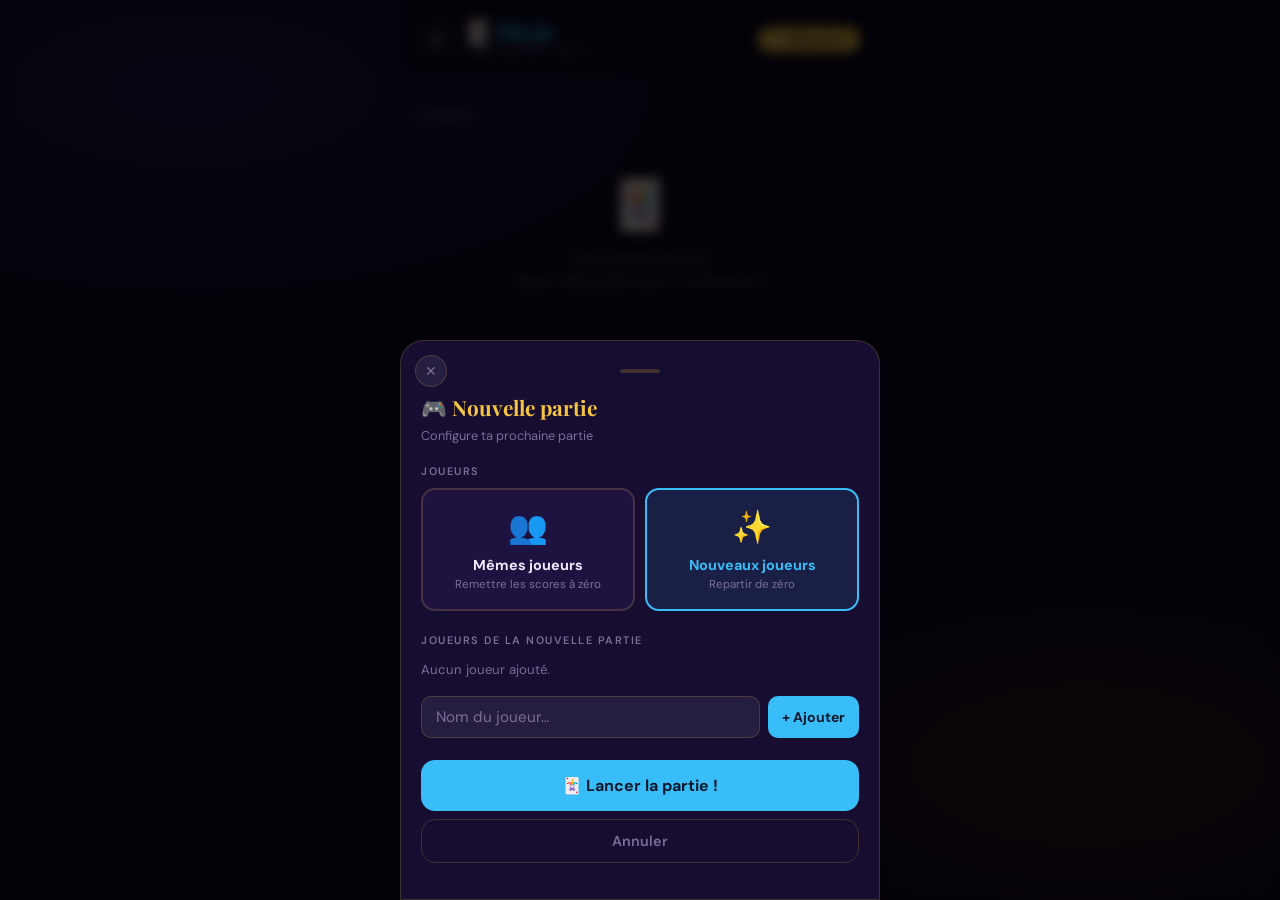
<file: games/skyjo/index.html>
<!DOCTYPE html>
<html lang="fr">
<head>
    <meta charset="UTF-8" />
    <meta name="viewport" content="width=device-width, initial-scale=1.0, maximum-scale=1.0, user-scalable=no" />
    <meta name="apple-mobile-web-app-capable" content="yes" />
    <meta name="mobile-web-app-capable" content="yes" />
    <meta name="apple-mobile-web-app-status-bar-style" content="black-translucent" />
    <meta name="theme-color" content="#1a0a2e" />
    <title>🃏 Skyjo</title>
    <link href="https://fonts.googleapis.com/css2?family=Playfair+Display:wght@700;900&family=DM+Sans:wght@400;500;600&display=swap" rel="stylesheet" />
    <link rel="stylesheet" href="../../style.css" />
    <link rel="stylesheet" href="../../common/game.css" />
    <link rel="stylesheet" href="skyjo.css" />
</head>
<body>
<div id="app">

    <header>
        <div class="header-left">
            <a href="../../index.html" class="btn-back">←</a>
            <div>
                <div class="header-title">🃏 <span>Skyjo</span></div>
                <div class="header-sub">Compteur de points</div>
            </div>
        </div>
        <div class="round-badge" id="roundBadge">⏳ Manche 1</div>
    </header>

    <!-- Barre de progression vers 100 -->
    <div class="progress-bar-wrap" id="progressWrap" style="display:none">
        <div class="progress-bar-inner" id="progressBar"></div>
        <div class="progress-label" id="progressLabel"></div>
    </div>

    <div class="section" style="margin-top:16px;">
        <div class="section-title">Joueurs</div>
        <div class="players-list" id="playersList"></div>
    </div>

    <div class="section" style="margin-top:16px;">
        <div class="section-title">Ajouter un joueur</div>
        <div class="add-player-form">
            <input type="text" id="newPlayerName" placeholder="Nom du joueur…" maxlength="20" />
            <button class="btn-add" onclick="addPlayer()">+ Ajouter</button>
        </div>
    </div>

    <div class="section" style="margin-top:18px;" id="historySection">
        <div class="section-title">Historique des manches</div>
        <div class="history-list" id="historyList"></div>
    </div>

    <div class="card-deco">
        <span>🃏</span><span>🂠</span><span>🃏</span><span>🂠</span>
    </div>

</div><!-- /#app -->

<!-- Bottom bar -->
<div class="bottom-bar">
    <button class="btn-main btn-score" onclick="openScoreModal()">✏️ Saisir scores</button>
    <button class="btn-main btn-next"  onclick="nextRound()">▶ Manche suiv.</button>
    <button class="btn-main btn-restart" onclick="openNewGameModal()">↺ Rejouer</button>
</div>

<!-- Score Modal -->
<div class="modal-overlay" id="scoreModal" onclick="closeBgModal(event,'scoreModal')">
    <div class="modal">
        <div class="modal-handle"></div>
        <div class="modal-title">Saisir les points</div>
        <div class="modal-sub" id="modalSub">Points de la manche pour chaque joueur</div>

        <!-- Sélecteur du finisseur -->
        <div class="finisher-section">
            <div class="finisher-label">👆 Qui a terminé la manche en premier ?</div>
            <div class="finisher-list" id="finisherList"></div>
        </div>

        <div class="penalty-hint" id="penaltyHint" style="display:none">
            ⚠️ Si <strong id="penaltyName"></strong> n'a pas le plus petit score, ses points seront <strong>doublés</strong>.
        </div>

        <div class="score-inputs" id="scoreInputs"></div>
        <button class="modal-confirm" onclick="confirmScores()">✅ Confirmer les scores</button>
    </div>
</div>

<!-- New Game Modal -->
<div class="modal-overlay" id="newGameModal" onclick="closeBgModal(event,'newGameModal')">
    <div class="modal">
        <div class="modal-handle"></div>
        <div class="modal-title">🎮 Nouvelle partie</div>
        <div class="modal-sub">Configure ta prochaine partie</div>

        <div class="newgame-section">
            <div class="newgame-section-title">Joueurs</div>
            <div class="choice-cards">
                <div class="choice-card selected" id="cc-same" onclick="selectPlayerMode('same')">
                    <div class="cc-icon">👥</div>
                    <div class="cc-title">Mêmes joueurs</div>
                    <div class="cc-sub">Remettre les scores à zéro</div>
                </div>
                <div class="choice-card" id="cc-new" onclick="selectPlayerMode('new')">
                    <div class="cc-icon">✨</div>
                    <div class="cc-title">Nouveaux joueurs</div>
                    <div class="cc-sub">Repartir de zéro</div>
                </div>
            </div>
        </div>

        <div class="newgame-section" id="ng-keep-section">
            <div class="newgame-section-title">Sélectionner les joueurs à garder</div>
            <div class="keep-players-list" id="ngKeepList"></div>
        </div>

        <div class="newgame-section" id="ng-new-section" style="display:none;">
            <div class="newgame-section-title">Joueurs de la nouvelle partie</div>
            <div class="new-players-list" id="ngNewList"></div>
            <div class="add-newplayer-form">
                <input type="text" id="ngNewPlayerInput" placeholder="Nom du joueur…" maxlength="20" />
                <button class="btn-add-sm" onclick="ngAddPlayer()">+ Ajouter</button>
            </div>
        </div>

        <button class="newgame-confirm" onclick="confirmNewGame()">🃏 Lancer la partie !</button>
        <button class="newgame-cancel"  onclick="closeNewGameModal()">Annuler</button>
    </div>
</div>

<!-- Winner screen -->
<div class="winner-overlay" id="winnerScreen">
    <div class="winner-trophy">🏆</div>
    <div class="winner-title">Victoire !</div>
    <div class="winner-name"  id="winnerName"></div>
    <div class="winner-score" id="winnerScore"></div>
    <div class="winner-podium" id="winnerPodium"></div>
    <button class="btn-winner-main" onclick="openNewGameFromWinner()">🎮 Nouvelle partie</button>
</div>

<script src="../../common/time-tracker.js"></script>
<script src="../../common/core.js"></script>
<script src="skyjo.js"></script>
</body>
</html>
</file>
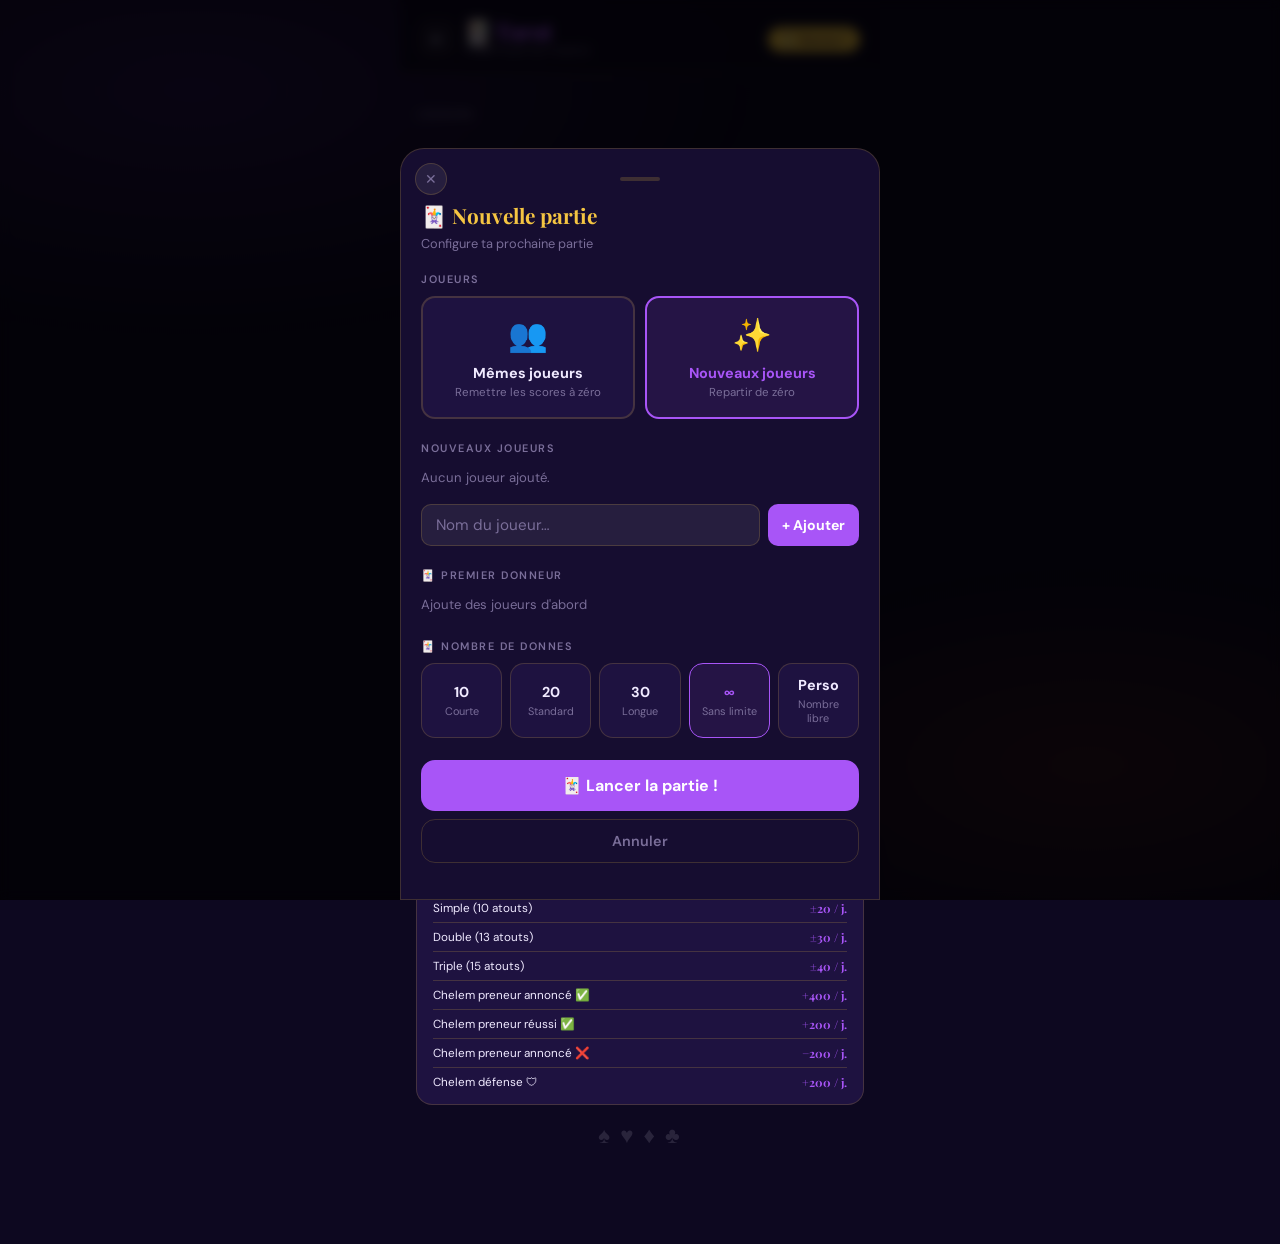
<file: games/tarot/index.html>
<!DOCTYPE html>
<html lang="fr">
<head>
    <meta charset="UTF-8" />
    <meta name="viewport" content="width=device-width, initial-scale=1.0, maximum-scale=1.0, user-scalable=no" />
    <meta name="apple-mobile-web-app-capable" content="yes" />
    <meta name="mobile-web-app-capable" content="yes" />
    <meta name="apple-mobile-web-app-status-bar-style" content="black-translucent" />
    <meta name="theme-color" content="#1a0a2e" />
    <title>🃏 Tarot</title>
    <link href="https://fonts.googleapis.com/css2?family=Playfair+Display:wght@700;900&family=DM+Sans:wght@400;500;600&display=swap" rel="stylesheet" />
    <link rel="stylesheet" href="../../style.css" />
    <link rel="stylesheet" href="../../common/game.css" />
    <link rel="stylesheet" href="tarot.css" />
</head>
<body>
<div id="app">

    <header>
        <div class="header-left">
            <a href="../../index.html" class="btn-back">←</a>
            <div>
                <div class="header-title">🃏 <span>Tarot</span></div>
                <div class="header-sub">Compteur de points</div>
            </div>
        </div>
        <div class="round-badge" id="roundBadge">⏳ Donne 1</div>
    </header>

    <!-- Bandeau donneur -->
    <div class="dealer-bar" id="dealerBar" style="display:none">
        <div class="dealer-current-line">
            <span class="dealer-icon">🃏</span>
            <span class="dealer-pill" id="dealerCurrentPill"></span>
            <span class="dealer-label-txt">distribue les cartes</span>
        </div>
        <div class="dealer-next-line">
            <span class="dealer-next-label">Prochain :</span>
            <span class="dealer-next-name" id="dealerNextName">—</span>
        </div>
    </div>

    <div class="section" style="margin-top:16px;">
        <div class="section-title">Joueurs</div>
        <div class="players-list" id="playersList"></div>
    </div>

    <div class="section" style="margin-top:16px;">
        <div class="section-title">Ajouter un joueur</div>
        <div class="add-player-form">
            <input type="text" id="newPlayerName" placeholder="Nom du joueur…" maxlength="20" />
            <button class="btn-add" onclick="addPlayer()">+ Ajouter</button>
        </div>
    </div>

    <!-- Aide-mémoire -->
    <div class="section" style="margin-top:18px;">
        <div class="section-title">Aide-mémoire</div>
        <div class="scoring-help">

            <div class="sh-two-cols">
                <!-- Valeur des cartes -->
                <div class="sh-col">
                    <div class="scoring-help-title">🃏 Valeur des cartes</div>
                    <div class="scoring-help-grid">
                        <span class="sh-card sh-bout">Excuse / Petit / 21</span>
                        <span class="sh-pts sh-bout">4,5 pts</span>
                        <div class="sh-divider"></div>
                        <span class="sh-card">Roi</span>
                        <span class="sh-pts">4,5 pts</span>
                        <div class="sh-divider"></div>
                        <span class="sh-card">Dame</span>
                        <span class="sh-pts">3,5 pts</span>
                        <div class="sh-divider"></div>
                        <span class="sh-card">Cavalier</span>
                        <span class="sh-pts">2,5 pts</span>
                        <div class="sh-divider"></div>
                        <span class="sh-card">Valet</span>
                        <span class="sh-pts">1,5 pts</span>
                        <div class="sh-divider"></div>
                        <span class="sh-card">Petite carte</span>
                        <span class="sh-pts">0,5 pt</span>
                    </div>
                    <div class="sh-note">Compter par paires • Total : 91 pts</div>
                </div>

                <!-- Seuils -->
                <div class="sh-col">
                    <div class="scoring-help-title">🎯 Seuils</div>
                    <div class="scoring-help-grid">
                        <span class="sh-card sh-bout">3 bouts</span>
                        <span class="sh-pts sh-bout">≥ 36 pts</span>
                        <div class="sh-divider"></div>
                        <span class="sh-card sh-bout">2 bouts</span>
                        <span class="sh-pts sh-bout">≥ 41 pts</span>
                        <div class="sh-divider"></div>
                        <span class="sh-card">1 bout</span>
                        <span class="sh-pts">≥ 51 pts</span>
                        <div class="sh-divider"></div>
                        <span class="sh-card">0 bout</span>
                        <span class="sh-pts">≥ 56 pts</span>
                    </div>
                    <div class="sh-note">Bouts : Excuse, Petit, 21</div>
                </div>
            </div>

            <!-- Contrats -->
            <div class="sh-contrats">
                <div class="scoring-help-title" style="margin-top:10px">📢 Contrats</div>
                <div class="sh-mult-row">
                    <div class="sh-mult-item"><span class="sh-mult-label">Petite</span><span class="sh-mult-val">×1</span></div>
                    <div class="sh-mult-item"><span class="sh-mult-label">Garde</span><span class="sh-mult-val">×2</span></div>
                    <div class="sh-mult-item"><span class="sh-mult-label">G. sans</span><span class="sh-mult-val">×4</span></div>
                    <div class="sh-mult-item"><span class="sh-mult-label">G. contre</span><span class="sh-mult-val">×6</span></div>
                </div>
            </div>

            <!-- Primes -->
            <div class="sh-contrats">
                <div class="scoring-help-title" style="margin-top:8px">🌟 Primes</div>
                <div class="sh-primes-grid">
                    <span class="sh-card">Petit au bout</span><span class="sh-pts">±10 × contrat / j.</span>
                    <div class="sh-divider"></div>
                    <div id="poigneeAideContent" style="display:contents">
                        <span class="sh-card">Simple (10 atouts)</span><span class="sh-pts">±20 / j.</span>
                        <div class="sh-divider"></div>
                        <span class="sh-card">Double (13 atouts)</span><span class="sh-pts">±30 / j.</span>
                        <div class="sh-divider"></div>
                        <span class="sh-card">Triple (15 atouts)</span><span class="sh-pts">±40 / j.</span>
                    </div>
                    <div class="sh-divider"></div>
                    <span class="sh-card">Chelem preneur annoncé ✅</span><span class="sh-pts">+400 / j.</span>
                    <div class="sh-divider"></div>
                    <span class="sh-card">Chelem preneur réussi ✅</span><span class="sh-pts">+200 / j.</span>
                    <div class="sh-divider"></div>
                    <span class="sh-card">Chelem preneur annoncé ❌</span><span class="sh-pts">−200 / j.</span>
                    <div class="sh-divider"></div>
                    <span class="sh-card">Chelem défense 🛡</span><span class="sh-pts">+200 / j.</span>
                </div>
            </div>

        </div>
    </div>

    <div class="section" style="margin-top:18px;" id="historySection">
        <div class="section-title">Historique des donnes</div>
        <div class="history-list" id="historyList"></div>
    </div>

    <div class="card-deco">♠ ♥ ♦ ♣</div>

</div><!-- /#app -->

<!-- Bottom bar -->
<div class="bottom-bar">
    <button class="btn-main btn-score"   onclick="openScoreModal()">✏️ Saisir</button>
    <button class="btn-main btn-next"    onclick="nextRound()">▶ Suivante</button>
    <button class="btn-main btn-end"     onclick="endGame()">🏆 Terminer</button>
    <button class="btn-main btn-restart" onclick="openNewGameModal()">↺ Rejouer</button>
</div>

<!-- Score Modal -->
<div class="modal-overlay" id="scoreModal" onclick="closeBgModal(event,'scoreModal')">
    <div class="modal">
        <div class="modal-handle"></div>
        <div class="modal-title">🃏 Saisir la donne</div>
        <div class="modal-sub" id="modalSub"></div>
        <div id="scoreForm"></div>
        <div id="scoreFormHint" class="score-form-hint" style="display:none"></div>
        <button class="modal-confirm" onclick="confirmScores()">✅ Confirmer la donne</button>
    </div>
</div>

<!-- New Game Modal -->
<div class="modal-overlay" id="newGameModal" onclick="closeBgModal(event,'newGameModal')">
    <div class="modal">
        <div class="modal-handle"></div>
        <div class="modal-title">🃏 Nouvelle partie</div>
        <div class="modal-sub">Configure ta prochaine partie</div>

        <div class="newgame-section">
            <div class="newgame-section-title">Joueurs</div>
            <div class="choice-cards">
                <div class="choice-card selected" id="cc-same" onclick="selectPlayerMode('same')">
                    <div class="cc-icon">👥</div>
                    <div class="cc-title">Mêmes joueurs</div>
                    <div class="cc-sub">Remettre les scores à zéro</div>
                </div>
                <div class="choice-card" id="cc-new" onclick="selectPlayerMode('new')">
                    <div class="cc-icon">✨</div>
                    <div class="cc-title">Nouveaux joueurs</div>
                    <div class="cc-sub">Repartir de zéro</div>
                </div>
            </div>
        </div>

        <div class="newgame-section" id="ng-keep-section">
            <div class="newgame-section-title">Joueurs à garder</div>
            <div class="keep-players-list" id="ngKeepList"></div>
        </div>

        <div class="newgame-section" id="ng-new-section" style="display:none">
            <div class="newgame-section-title">Nouveaux joueurs</div>
            <div class="new-players-list" id="ngNewList"></div>
            <div class="add-newplayer-form">
                <input type="text" id="ngNewPlayerInput" placeholder="Nom du joueur…" maxlength="20" />
                <button class="btn-add-sm" onclick="ngAddPlayer()">+ Ajouter</button>
            </div>
        </div>

        <div class="newgame-section" id="ng-dealer-section"></div>

        <div class="newgame-section" id="ng-limit-section"></div>

        <button class="newgame-confirm" onclick="confirmNewGame()">🃏 Lancer la partie !</button>
        <button class="newgame-cancel"  onclick="closeNewGameModal()">Annuler</button>
    </div>
</div>

<!-- Winner screen -->
<div class="winner-overlay" id="winnerScreen">
    <div class="winner-trophy">🏆</div>
    <div class="winner-title">Victoire !</div>
    <div class="winner-name"  id="winnerName"></div>
    <div class="winner-score" id="winnerScore"></div>
    <div class="winner-podium" id="winnerPodium"></div>
    <button class="btn-winner-main" onclick="openNewGameFromWinner()">🃏 Nouvelle partie</button>
</div>

<script src="../../common/time-tracker.js"></script>
<script src="../../common/core.js"></script>
<script src="tarot.js"></script>
</body>
</html>
</file>
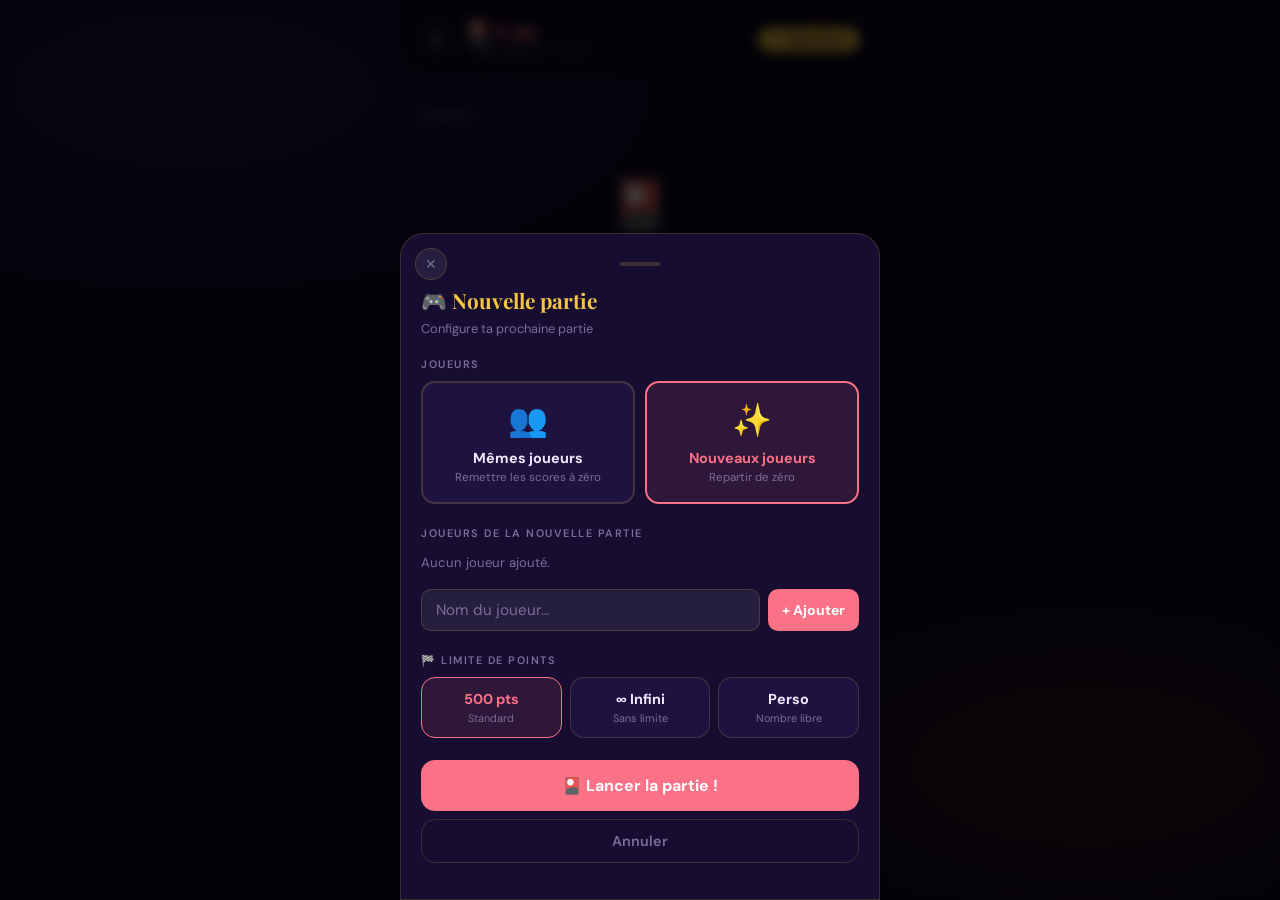
<file: games/uno/index.html>
<!DOCTYPE html>
<html lang="fr">
<head>
    <meta charset="UTF-8" />
    <meta name="viewport" content="width=device-width, initial-scale=1.0, maximum-scale=1.0, user-scalable=no" />
    <meta name="apple-mobile-web-app-capable" content="yes" />
    <meta name="mobile-web-app-capable" content="yes" />
    <meta name="apple-mobile-web-app-status-bar-style" content="black-translucent" />
    <meta name="theme-color" content="#1a0a2e" />
    <title>🎴 Uno</title>
    <link href="https://fonts.googleapis.com/css2?family=Playfair+Display:wght@700;900&family=DM+Sans:wght@400;500;600&display=swap" rel="stylesheet" />
    <link rel="stylesheet" href="../../style.css" />
    <link rel="stylesheet" href="../../common/game.css" />
    <link rel="stylesheet" href="uno.css" />
</head>
<body>
<div id="app">

    <header>
        <div class="header-left">
            <a href="../../index.html" class="btn-back">←</a>
            <div>
                <div class="header-title">🎴 <span>Uno</span></div>
                <div class="header-sub">Compteur de points</div>
            </div>
        </div>
        <div class="round-badge" id="roundBadge">⏳ Manche 1</div>
    </header>

    <!-- Barre de progression vers 500 -->
    <div class="progress-bar-wrap" id="progressWrap" style="display:none">
        <div class="progress-bar-inner" id="progressBar"></div>
        <div class="progress-label" id="progressLabel"></div>
    </div>

    <div class="section" style="margin-top:16px;">
        <div class="section-title">Joueurs</div>
        <div class="players-list" id="playersList"></div>
    </div>

    <div class="section" style="margin-top:16px;">
        <div class="section-title">Ajouter un joueur</div>
        <div class="add-player-form">
            <input type="text" id="newPlayerName" placeholder="Nom du joueur…" maxlength="20" />
            <button class="btn-add" onclick="addPlayer()">+ Ajouter</button>
        </div>
    </div>

    <!-- Aide-mémoire scoring -->
    <div class="section" style="margin-top:18px;">
        <div class="section-title">Barème des points</div>
        <div class="scoring-help">
            <div class="scoring-help-title">📋 Cartes restantes en main</div>
            <div class="scoring-help-grid">
                <span class="sh-card">Chiffres (0–9)</span>
                <span class="sh-pts">valeur faciale</span>
                <div class="sh-divider"></div>
                <span class="sh-card">+2 / Inverse / Passer</span>
                <span class="sh-pts">20 pts</span>
                <div class="sh-divider"></div>
                <span class="sh-card">Joker / +4</span>
                <span class="sh-pts">50 pts</span>
            </div>
        </div>
    </div>

    <div class="section" style="margin-top:18px;" id="historySection">
        <div class="section-title">Historique des manches</div>
        <div class="history-list" id="historyList"></div>
    </div>

    <div class="card-deco">
        <span>🟥</span><span>🟦</span><span>🟩</span><span>🟨</span>
    </div>

</div><!-- /#app -->

<!-- Bottom bar -->
<div class="bottom-bar">
    <button class="btn-main btn-score"   onclick="openScoreModal()">✏️ Saisir scores</button>
    <button class="btn-main btn-next"    onclick="nextRound()">▶ Manche suiv.</button>
    <button class="btn-main btn-restart" onclick="openNewGameModal()">↺ Rejouer</button>
</div>

<!-- Score Modal -->
<div class="modal-overlay" id="scoreModal" onclick="closeBgModal(event,'scoreModal')">
    <div class="modal">
        <div class="modal-handle"></div>
        <div class="modal-title">Saisir les points</div>
        <div class="modal-sub" id="modalSub"></div>

        <div class="modal-block">
            <div class="block-label">🏆 Qui a gagné la manche ?</div>
            <div class="picker-list" id="winnerRoundList"></div>
        </div>

        <div class="score-inputs" id="scoreInputs"></div>
        <button class="modal-confirm" onclick="confirmScores()">✅ Confirmer les scores</button>
    </div>
</div>

<!-- New Game Modal -->
<div class="modal-overlay" id="newGameModal" onclick="closeBgModal(event,'newGameModal')">
    <div class="modal">
        <div class="modal-handle"></div>
        <div class="modal-title">🎮 Nouvelle partie</div>
        <div class="modal-sub">Configure ta prochaine partie</div>

        <div class="newgame-section">
            <div class="newgame-section-title">Joueurs</div>
            <div class="choice-cards">
                <div class="choice-card selected" id="cc-same" onclick="selectPlayerMode('same')">
                    <div class="cc-icon">👥</div>
                    <div class="cc-title">Mêmes joueurs</div>
                    <div class="cc-sub">Remettre les scores à zéro</div>
                </div>
                <div class="choice-card" id="cc-new" onclick="selectPlayerMode('new')">
                    <div class="cc-icon">✨</div>
                    <div class="cc-title">Nouveaux joueurs</div>
                    <div class="cc-sub">Repartir de zéro</div>
                </div>
            </div>
        </div>

        <div class="newgame-section" id="ng-keep-section">
            <div class="newgame-section-title">Sélectionner les joueurs à garder</div>
            <div class="keep-players-list" id="ngKeepList"></div>
        </div>

        <div class="newgame-section" id="ng-new-section" style="display:none;">
            <div class="newgame-section-title">Joueurs de la nouvelle partie</div>
            <div class="new-players-list" id="ngNewList"></div>
            <div class="add-newplayer-form">
                <input type="text" id="ngNewPlayerInput" placeholder="Nom du joueur…" maxlength="20" />
                <button class="btn-add-sm" onclick="ngAddPlayer()">+ Ajouter</button>
            </div>
        </div>

        <div class="newgame-section" id="ng-limit-section"></div>

        <button class="newgame-confirm" onclick="confirmNewGame()">🎴 Lancer la partie !</button>
        <button class="newgame-cancel"  onclick="closeNewGameModal()">Annuler</button>
    </div>
</div>

<!-- Winner screen -->
<div class="winner-overlay" id="winnerScreen">
    <div class="winner-trophy">🏆</div>
    <div class="winner-title">Victoire !</div>
    <div class="winner-name"  id="winnerName"></div>
    <div class="winner-score" id="winnerScore"></div>
    <div class="winner-podium" id="winnerPodium"></div>
    <button class="btn-winner-main" onclick="openNewGameFromWinner()">🎮 Nouvelle partie</button>
</div>

<script src="../../common/time-tracker.js"></script>
<script src="../../common/core.js"></script>
<script src="uno.js"></script>
</body>
</html>
</file>
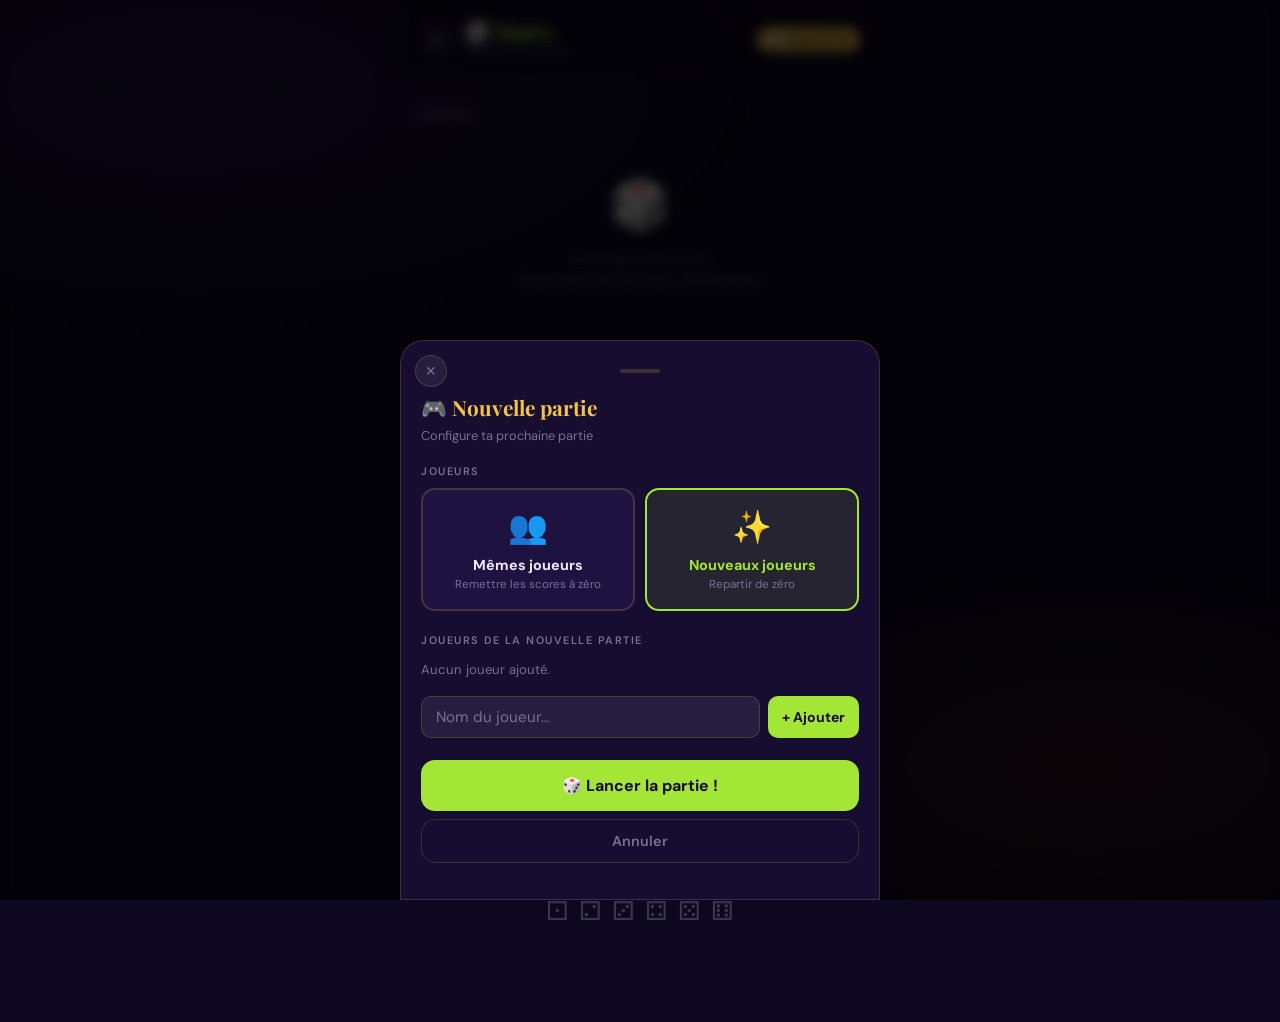
<file: games/yams/index.html>
<!DOCTYPE html>
<html lang="fr">
<head>
    <meta charset="UTF-8" />
    <meta name="viewport" content="width=device-width, initial-scale=1.0, maximum-scale=1.0, user-scalable=no" />
    <meta name="apple-mobile-web-app-capable" content="yes" />
    <meta name="mobile-web-app-capable" content="yes" />
    <meta name="apple-mobile-web-app-status-bar-style" content="black-translucent" />
    <meta name="theme-color" content="#1a0a2e" />
    <title>🎲 Yam's</title>
    <link href="https://fonts.googleapis.com/css2?family=Playfair+Display:wght@700;900&family=DM+Sans:wght@400;500;600&display=swap" rel="stylesheet" />
    <link rel="stylesheet" href="../../style.css" />
    <link rel="stylesheet" href="../../common/game.css" />
    <link rel="stylesheet" href="yams.css" />
</head>
<body>
<div id="app">

    <header>
        <div class="header-left">
            <a href="../../index.html" class="btn-back">←</a>
            <div>
                <div class="header-title">🎲 <span>Yam's</span></div>
                <div class="header-sub">Feuille de score</div>
            </div>
        </div>
        <div class="round-badge" id="roundBadge">🎲 Tour 1</div>
    </header>

    <!-- Bandeau tour -->
    <div class="turn-bar" id="turnBar" style="display:none">
        <div class="turn-current-line">
            <span class="turn-icon">🎲</span>
            <span class="turn-pill" id="turnCurrentPill"></span>
            <span class="turn-label">joue</span>
        </div>
        <div class="turn-next-line">
            <span class="turn-next-label">Prochain :</span>
            <span class="turn-next-name" id="turnNextName">—</span>
        </div>
    </div>

    <div class="section" style="margin-top:16px;">
        <div class="section-title">Joueurs</div>
        <div class="players-list" id="playersList"></div>
    </div>

    <!-- Bouton comparatif -->
    <div class="section" style="margin-top:12px;">
        <button class="btn-compare" onclick="openCompareModal()">📊 Comparatif des scores</button>
    </div>

    <div class="section" style="margin-top:16px;">
        <div class="section-title">Ajouter un joueur</div>
        <div class="add-player-form">
            <input type="text" id="newPlayerName" placeholder="Nom du joueur…" maxlength="20" />
            <button class="btn-add" onclick="addPlayer()">+ Ajouter</button>
        </div>
    </div>

    <div class="section" style="margin-top:18px;">
        <div class="scoring-help">
            <div class="scoring-help-title">📖 Aide-mémoire</div>
            <div class="scoring-help-grid">
                <span class="sh-card">1 à 6</span><span class="sh-pts">somme des dés correspondants</span>
                <div class="sh-divider"></div>
                <span class="sh-card">3X Brelan</span><span class="sh-pts">somme des 3 égaux + 2 dés</span>
                <span class="sh-card">4X Carré</span><span class="sh-pts">somme des 4 égaux + 1 dé</span>
                <span class="sh-card">FH Full</span><span class="sh-pts">25 pts</span>
                <span class="sh-card">Petite suite (4 consécutifs)</span><span class="sh-pts">30 pts</span>
                <span class="sh-card">Grande suite (5 consécutifs)</span><span class="sh-pts">40 pts</span>
                <span class="sh-card">Yam's (5 identiques)</span><span class="sh-pts">50 pts</span>
                <span class="sh-card">Chance</span><span class="sh-pts">somme des 5 dés</span>
                <div class="sh-divider"></div>
                <span class="sh-card">Bonus section haute (≥ 63)</span><span class="sh-pts">+35 pts</span>
                <span class="sh-card">🎲 Yam's bonus (2ème Yam's+)</span><span class="sh-pts">+100 pts chacun</span>
            </div>
        </div>
    </div>

    <div class="section" style="margin-top:18px;" id="historySection">
        <div class="section-title">Derniers coups</div>
        <div class="history-list" id="historyList"></div>
    </div>

    <div class="dice-deco">
        <span>⚀</span><span>⚁</span><span>⚂</span><span>⚃</span><span>⚄</span><span>⚅</span>
    </div>

</div><!-- /#app -->

<!-- Bottom bar -->
<div class="bottom-bar">
    <button class="btn-main btn-score" onclick="openScoreModal()">🎲 Jouer le tour</button>
    <button class="btn-main btn-restart" onclick="openNewGameModal()">↺ Rejouer</button>
</div>

<!-- Score Modal -->
<div class="modal-overlay" id="scoreModal" onclick="closeBgModal(event,'scoreModal')">
    <div class="modal">
        <div class="modal-handle"></div>
        <div class="modal-title" id="scoreModalTitle">🎲 Tour</div>
        <div class="modal-sub" id="modalSub"></div>
        <div id="sacrificeHint" class="sacrifice-hint" style="display:none">
            ⚠️ Choisis la catégorie à sacrifier (elle sera mise à 0)
        </div>
        <div id="scoreSheet"></div>
        <div id="turnErrorHint" class="turn-error-hint" style="display:none"></div>
        <div class="modal-btns">
            <button class="modal-confirm" id="btnConfirm" onclick="confirmTurn()">✅ Valider</button>
            <button class="btn-skip" id="btnSkip" onclick="enterSacrificeMode()">0️⃣ Sacrifier</button>
        </div>
    </div>
</div>

<!-- Compare Modal -->
<div class="modal-overlay" id="compareModal" onclick="closeBgModal(event,'compareModal')">
    <div class="modal">
        <div class="modal-handle"></div>
        <div class="modal-title">📊 Comparatif</div>
        <div class="modal-sub">Scores détaillés de tous les joueurs</div>
        <div id="compareContent" style="overflow-x:auto;"></div>
    </div>
</div>

<!-- New Game Modal -->
<div class="modal-overlay" id="newGameModal" onclick="closeBgModal(event,'newGameModal')">
    <div class="modal">
        <div class="modal-handle"></div>
        <div class="modal-title">🎮 Nouvelle partie</div>
        <div class="modal-sub">Configure ta prochaine partie</div>

        <div class="newgame-section">
            <div class="newgame-section-title">Joueurs</div>
            <div class="choice-cards">
                <div class="choice-card selected" id="cc-same" onclick="selectPlayerMode('same')">
                    <div class="cc-icon">👥</div>
                    <div class="cc-title">Mêmes joueurs</div>
                    <div class="cc-sub">Remettre les scores à zéro</div>
                </div>
                <div class="choice-card" id="cc-new" onclick="selectPlayerMode('new')">
                    <div class="cc-icon">✨</div>
                    <div class="cc-title">Nouveaux joueurs</div>
                    <div class="cc-sub">Repartir de zéro</div>
                </div>
            </div>
        </div>

        <div class="newgame-section" id="ng-keep-section">
            <div class="newgame-section-title">Joueurs à garder</div>
            <div class="keep-players-list" id="ngKeepList"></div>
        </div>

        <div class="newgame-section" id="ng-new-section" style="display:none;">
            <div class="newgame-section-title">Joueurs de la nouvelle partie</div>
            <div class="new-players-list" id="ngNewList"></div>
            <div class="add-newplayer-form">
                <input type="text" id="ngNewPlayerInput" placeholder="Nom du joueur…" maxlength="20" />
                <button class="btn-add-sm" onclick="ngAddPlayer()">+ Ajouter</button>
            </div>
        </div>

        <div class="newgame-section" id="ng-first-section">
            <div class="newgame-section-title">🎲 Qui commence ?</div>
            <div class="picker-list" id="ngFirstPlayerList"></div>
        </div>

        <button class="newgame-confirm" onclick="confirmNewGame()">🎲 Lancer la partie !</button>
        <button class="newgame-cancel" onclick="closeNewGameModal()">Annuler</button>
    </div>
</div>

<!-- Yam's Bonus Modal -->
<div class="modal-overlay" id="yamsBonusModal" onclick="closeBgModal(event,'yamsBonusModal')">
    <div class="modal">
        <div class="modal-handle"></div>
        <div class="modal-title">🎲 Yam's Bonus !</div>
        <div class="modal-sub">+100 pts ! Choisis avec quel dé, puis où placer ton score.</div>

        <div class="yb-step" id="ybStep1">
            <div class="newgame-section-title">Quel dé ?</div>
            <div class="yb-dice-pick" id="ybDicePick"></div>
        </div>

        <div class="yb-step" id="ybStep2" style="display:none">
            <div class="newgame-section-title">Placer le score dans…</div>
            <div id="ybCatList"></div>
        </div>

        <div id="ybErrorHint" class="turn-error-hint" style="display:none"></div>
        <div class="modal-btns">
            <button class="modal-confirm" onclick="confirmYamsBonus()">✅ Valider le bonus</button>
            <button class="btn-skip" onclick="cancelYamsBonus()">↩ Annuler</button>
        </div>
    </div>
</div>

<!-- Winner screen -->
<div class="winner-overlay" id="winnerScreen">
    <div class="winner-trophy">🏆</div>
    <div class="winner-title">Partie terminée !</div>
    <div class="winner-name" id="winnerName"></div>
    <div class="winner-score" id="winnerScore"></div>
    <div class="winner-podium" id="winnerPodium"></div>
    <button class="btn-winner-main" onclick="openNewGameFromWinner()">🎮 Nouvelle partie</button>
</div>

<script src="../../common/time-tracker.js"></script>
<script src="../../common/core.js"></script>
<script src="yams.js"></script>
</body>
</html>
</file>
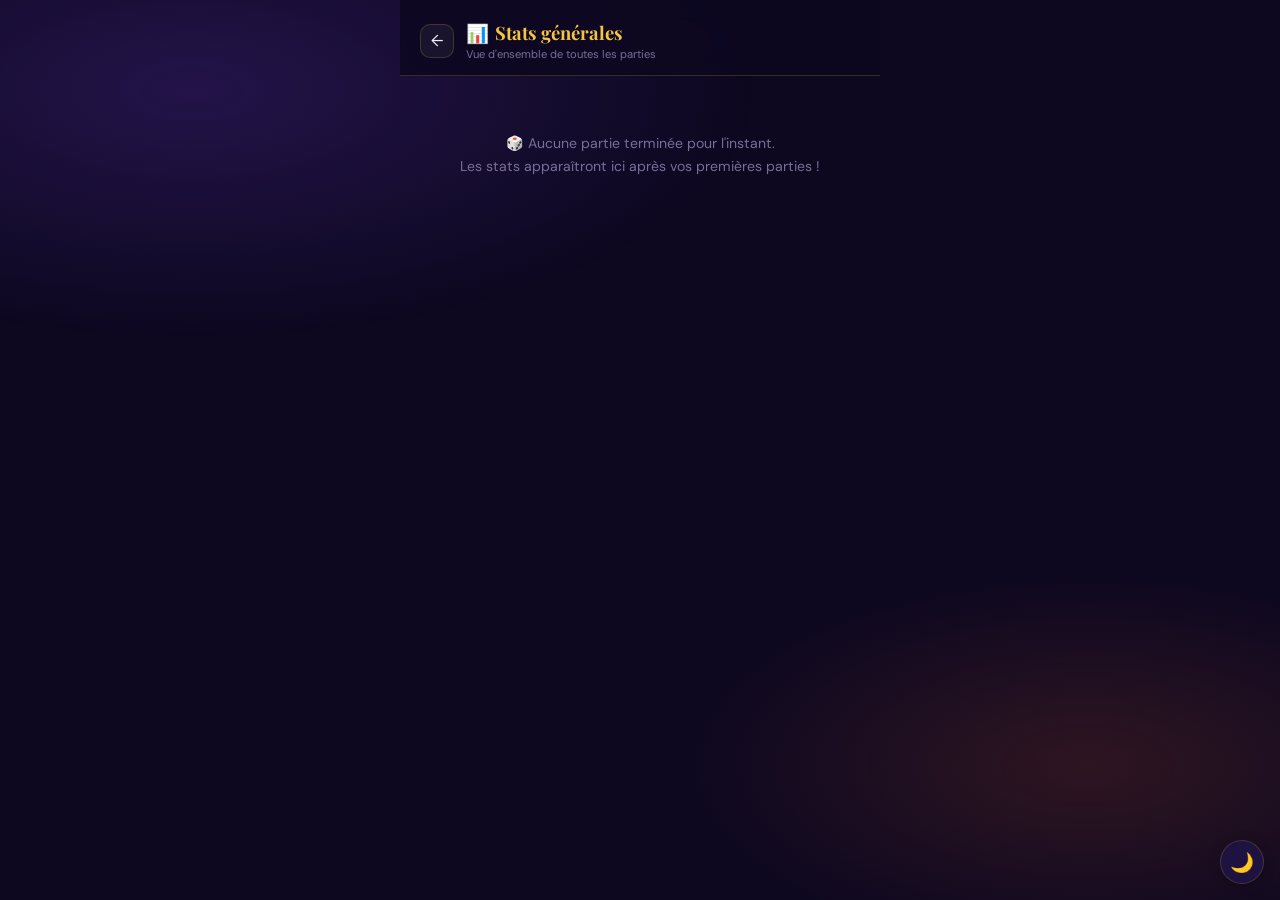
<file: settings/general/index.html>
<!DOCTYPE html>
<html lang="fr">
<head>
    <meta charset="UTF-8" />
    <meta name="viewport" content="width=device-width, initial-scale=1.0, maximum-scale=1.0, user-scalable=no" />
    <meta name="apple-mobile-web-app-capable" content="yes" />
    <meta name="mobile-web-app-capable" content="yes" />
    <meta name="apple-mobile-web-app-status-bar-style" content="black-translucent" />
    <meta name="theme-color" content="color:#0d0820" />
    <title>📊 Stats générales — BoardScore</title>
    <link href="https://fonts.googleapis.com/css2?family=Playfair+Display:wght@700;900&family=DM+Sans:wght@400;500;600&display=swap" rel="stylesheet" />
    <link rel="stylesheet" href="../../style.css" />
    <link rel="stylesheet" href="../settings.css" />
    <link rel="stylesheet" href="general.css" />
</head>
<body>
<div id="app">

    <header>
        <div class="header-left">
            <a href="../index.html" class="btn-back">←</a>
            <div>
                <div class="header-title">📊 <span>Stats générales</span></div>
                <div class="header-sub">Vue d'ensemble de toutes les parties</div>
            </div>
        </div>
    </header>

    <div class="section" id="generalStatsSection">
        <div id="generalStatsList"></div>
    </div>

</div>

<!-- Top3 detail modal -->
<div class="modal-overlay" id="top3Modal" onclick="closeTop3ModalBg(event)">
    <div class="modal">
        <button class="modal-close-btn" onclick="document.getElementById('top3Modal').classList.remove('open')" aria-label="Fermer">✕</button>
        <div class="modal-handle"></div>
        <div class="modal-title">🏆 Détail — Victoires par jeu</div>
        <div class="modal-sub">Histogramme des victoires pour les meilleurs joueurs</div>
        <div id="top3Content"></div>
    </div>
</div>

<button class="theme-toggle" id="themeToggle" onclick="toggleTheme()" aria-label="Changer de thème">🌙</button>

<script src="../../common/utils.js"></script>
<script src="../../common/games-registry.js"></script>
<script src="general.js"></script>
</body>
</html>
</file>
<file: style.css>
/* ═══════════════════════════════════════════
   BoardScore — style.css
   Styles globaux partagés entre toutes les pages
   ═══════════════════════════════════════════ */

:root {
    /* ── Couleurs de base ── */
    --bg: #0d0820;
    --surface: #160d30;
    --card: #1e1240;
    --accent: #f5c542;
    --accent2: #e05c2a;
    --green: #3ddc84;
    --blue: #38bdf8;
    --purple: #9b59f5;
    --red: #ff5555;
    --text: #f0eaff;
    --muted: #7a6e99;
    --border: rgba(245, 197, 66, 0.18);

    /* ── Couleurs thématiques (surfaces semi-transparentes) ── */
    --glass: rgba(255, 255, 255, 0.07);
    --glass-hover: rgba(255, 255, 255, 0.12);
    --glass-subtle: rgba(255, 255, 255, 0.05);
    --glass-strong: rgba(255, 255, 255, 0.18);
    --header-bg: rgba(13, 8, 32, 0.85);
    --bar-bg: rgba(13, 8, 32, 0.95);
    --overlay-bg: rgba(0, 0, 0, 0.75);
    --winner-bg: rgba(0, 0, 0, 0.92);
    --podium-bg: rgba(255, 255, 255, 0.06);
    --on-accent: #1a0a2e;
    --on-green: #0d2e1a;
}

/* ── MODE CLAIR ── */
[data-theme="light"] {
    --bg: #f4f1ed;
    --surface: #ffffff;
    --card: #f9f7f4;
    --text: #1a1230;
    --muted: #8a7fa0;
    --border: rgba(160, 130, 80, 0.2);

    --green: #22a960;
    --blue: #1a8cd8;
    --purple: #7c3aed;
    --red: #dc3545;

    --glass: rgba(0, 0, 0, 0.05);
    --glass-hover: rgba(0, 0, 0, 0.08);
    --glass-subtle: rgba(0, 0, 0, 0.03);
    --glass-strong: rgba(0, 0, 0, 0.12);
    --header-bg: rgba(255, 255, 255, 0.9);
    --bar-bg: rgba(255, 255, 255, 0.95);
    --overlay-bg: rgba(0, 0, 0, 0.45);
    --winner-bg: rgba(255, 255, 255, 0.97);
    --podium-bg: rgba(0, 0, 0, 0.04);
    --on-accent: #1a0a2e;
    --on-green: #ffffff;
}

* {
    box-sizing: border-box;
    margin: 0;
    padding: 0;
    -webkit-tap-highlight-color: transparent;
}

body {
    font-family: 'DM Sans', sans-serif;
    background: var(--bg);
    color: var(--text);
    min-height: 100vh;
    overflow-x: hidden;
}

body::before {
    content: '';
    position: fixed;
    inset: 0;
    background-image:
            radial-gradient(ellipse 80% 50% at 15% 10%, rgba(94, 50, 180, 0.28) 0%, transparent 55%),
            radial-gradient(ellipse 60% 40% at 85% 85%, rgba(224, 92, 42, 0.16) 0%, transparent 55%);
    pointer-events: none;
    z-index: 0;
}

/* ── TYPOGRAPHY ── */
.font-display {
    font-family: 'Playfair Display', serif;
}

/* ── LAYOUT ── */
#app {
    position: relative;
    z-index: 1;
    max-width: 480px;
    margin: 0 auto;
}

/* ── BOUTON RETOUR ── */
.btn-back {
    width: 34px;
    height: 34px;
    border-radius: 10px;
    border: 1px solid var(--border);
    background: var(--glass-subtle);
    color: var(--text);
    font-size: 1rem;
    display: flex;
    align-items: center;
    justify-content: center;
    cursor: pointer;
    transition: background 0.15s;
    text-decoration: none;
    flex-shrink: 0;
}
.btn-back:active { background: var(--glass-hover); }

/* ── INPUTS ── */
input[type="text"] {
    background: var(--glass);
    border: 1px solid var(--border);
    border-radius: 10px;
    padding: 10px 14px;
    color: var(--text);
    font-family: 'DM Sans', sans-serif;
    font-size: 0.95rem;
    outline: none;
    transition: border-color 0.2s;
}
input[type="text"]:focus { border-color: var(--accent); }
input[type="text"]::placeholder { color: var(--muted); }

/* ── MODAL BASE ── */
.modal-overlay {
    position: fixed;
    inset: 0;
    background: var(--overlay-bg);
    backdrop-filter: blur(6px);
    z-index: 200;
    display: flex;
    align-items: flex-end;
    justify-content: center;
    padding: 0;
    opacity: 0;
    pointer-events: none;
    transition: opacity 0.25s;
}
.modal-overlay.open { opacity: 1; pointer-events: all; }

.modal {
    background: var(--surface);
    border: 1px solid var(--border);
    border-radius: 24px 24px 0 0;
    padding: 24px 20px 36px;
    width: 100%;
    max-width: 480px;
    transform: translateY(60px);
    transition: transform 0.3s cubic-bezier(0.34, 1.56, 0.64, 1);
    max-height: 90vh;
    overflow-y: auto;
}
.modal-overlay.open .modal { transform: translateY(0); }

.modal-handle {
    width: 40px;
    height: 4px;
    background: var(--border);
    border-radius: 2px;
    margin: 0 auto 20px;
}
.modal-title {
    font-family: 'Playfair Display', serif;
    font-size: 1.3rem;
    font-weight: 700;
    color: var(--accent);
    margin-bottom: 6px;
}
.modal-sub {
    font-size: 0.8rem;
    color: var(--muted);
    margin-bottom: 20px;
}

/* ── TAGS ── */
.tag {
    font-size: 0.65rem;
    font-weight: 600;
    padding: 2px 8px;
    border-radius: 8px;
    text-transform: uppercase;
    letter-spacing: 0.5px;
}
.tag-multi   { background: rgba(56, 189, 248, 0.15); color: var(--blue); }
.tag-coop    { background: rgba(61, 220, 132, 0.15); color: var(--green); }
.tag-solo    { background: rgba(245, 197, 66, 0.15); color: var(--accent); }
.tag-dominos { background: rgba(224, 92, 42, 0.15);  color: var(--accent2); }
.tag-cartes  { background: rgba(155, 89, 245, 0.15); color: var(--purple); }
.tag-des     { background: rgba(251, 113, 133, 0.15); color: #fb7185; }
.tag-plateau { background: rgba(163, 230, 53, 0.15); color: #a3e635; }

/* ── DIVIDER ── */
.divider {
    height: 1px;
    background: var(--border);
    margin: 18px 0 0;
}

/* ── LIGHT MODE : gradient d'ambiance atténué ── */
[data-theme="light"] body::before {
    background-image:
            radial-gradient(ellipse 80% 50% at 15% 10%, rgba(94, 50, 180, 0.06) 0%, transparent 55%),
            radial-gradient(ellipse 60% 40% at 85% 85%, rgba(224, 92, 42, 0.05) 0%, transparent 55%);
}

/* ── THEME TOGGLE ── */
.theme-toggle {
    position: fixed;
    bottom: 16px;
    right: 16px;
    width: 44px;
    height: 44px;
    border-radius: 50%;
    border: 1px solid var(--border);
    background: var(--card);
    color: var(--text);
    font-size: 1.2rem;
    display: flex;
    align-items: center;
    justify-content: center;
    cursor: pointer;
    z-index: 150;
    transition: transform 0.2s, background 0.2s;
    box-shadow: 0 2px 12px rgba(0, 0, 0, 0.25);
}
.theme-toggle:active { transform: scale(0.9); }

/* ── Sur les pages jeu, décaler le toggle au-dessus de la bottom-bar ── */
body:has(.bottom-bar) .theme-toggle {
    bottom: 90px;
}
</file>
<file: menu.css>
/* ═══════════════════════════════════════════
   Menu.css
   Styles spécifiques à la page d'accueil
   ═══════════════════════════════════════════ */

/* ── LAYOUT ── */
#app { padding-bottom: 40px; }

body::before {
    content: '';
    position: fixed;
    inset: 0;
    background-image:
            radial-gradient(ellipse 80% 50% at 15% 10%, rgba(94, 50, 180, 0.3) 0%, transparent 55%),
            radial-gradient(ellipse 60% 40% at 85% 85%, rgba(224, 92, 42, 0.18) 0%, transparent 55%),
            radial-gradient(ellipse 50% 60% at 60% 30%, rgba(56, 189, 248, 0.08) 0%, transparent 50%);
    pointer-events: none;
    z-index: 0;
}

[data-theme="light"] body::before {
    background-image:
            radial-gradient(ellipse 80% 50% at 15% 10%, rgba(94, 50, 180, 0.06) 0%, transparent 55%),
            radial-gradient(ellipse 60% 40% at 85% 85%, rgba(224, 92, 42, 0.04) 0%, transparent 55%),
            radial-gradient(ellipse 50% 60% at 60% 30%, rgba(56, 189, 248, 0.03) 0%, transparent 50%);
}

/* ── HEADER ── */
header {
    padding: 28px 20px 20px;
    text-align: center;
    position: relative;
}
.logo { font-size: 2.4rem; margin-bottom: 6px; }

/* ── Settings button ── */
.settings-btn {
    position: absolute;
    top: 20px; right: 16px;
    width: 40px; height: 40px;
    border-radius: 12px;
    border: 1px solid var(--border);
    background: var(--glass-subtle);
    display: flex; align-items: center; justify-content: center;
    font-size: 1.2rem;
    text-decoration: none;
    transition: all 0.15s;
}
.settings-btn:active { transform: scale(0.9); background: var(--glass-hover); }
.app-title {
    font-family: 'Playfair Display', serif;
    font-size: 2rem;
    font-weight: 900;
    color: var(--accent);
    letter-spacing: -1px;
    line-height: 1;
}
.app-title span { color: var(--accent2); }
.app-sub {
    font-size: 0.8rem;
    color: var(--muted);
    margin-top: 6px;
    letter-spacing: 0.5px;
    text-transform: uppercase;
}

/* ── INSTALL HINT ── */
.install-hint {
    background: rgba(61, 220, 132, 0.08);
    border: 1px solid rgba(61, 220, 132, 0.2);
    border-radius: 12px;
    padding: 9px 14px;
    margin: 10px 20px 0;
    font-size: 0.75rem;
    color: var(--green);
    white-space: nowrap;
    overflow: hidden;
    text-overflow: ellipsis;
    animation: fadeIn 0.4s ease;
}
.install-hint strong { font-weight: 600; }

@keyframes fadeIn {
    from { opacity: 0; transform: translateY(-6px); }
    to   { opacity: 1; transform: translateY(0); }
}

/* ── SEARCH ── */
.search-bar {
    margin: 16px 16px 16px;
    position: relative;
}
.search-bar input {
    width: 100%;
    background: var(--card);
    border: 1px solid var(--border);
    border-radius: 14px;
    padding: 12px 16px 12px 42px;
    color: var(--text);
    font-family: 'DM Sans', sans-serif;
    font-size: 0.95rem;
    outline: none;
    transition: border-color 0.2s;
}
.search-bar input:focus { border-color: var(--accent); }
.search-bar input::placeholder { color: var(--muted); }
.search-icon {
    position: absolute;
    left: 14px;
    top: 50%;
    transform: translateY(-50%);
    font-size: 1rem;
    color: var(--muted);
    pointer-events: none;
}

/* ── FILTERS ── */
.filters-wrap {
    padding: 0 16px;
    margin-bottom: 20px;
    overflow-x: auto;
    scrollbar-width: none;
}
.filters-wrap::-webkit-scrollbar { display: none; }
.filters {
    display: flex;
    gap: 8px;
    width: max-content;
}
.filter-btn {
    padding: 7px 14px;
    border-radius: 20px;
    border: 1.5px solid var(--border);
    background: var(--glass-subtle);
    color: var(--muted);
    font-family: 'DM Sans', sans-serif;
    font-weight: 600;
    font-size: 0.8rem;
    cursor: pointer;
    transition: all 0.18s;
    white-space: nowrap;
    display: flex;
    align-items: center;
    gap: 5px;
}
.filter-btn:active { transform: scale(0.95); }
.filter-btn.active {
    background: var(--accent);
    border-color: var(--accent);
    color: var(--on-accent);
}

/* ── SECTION HEADER ── */
.section-header {
    padding: 0 16px;
    margin-bottom: 12px;
    display: flex;
    align-items: center;
    justify-content: space-between;
}
.section-label {
    font-size: 0.68rem;
    font-weight: 600;
    text-transform: uppercase;
    letter-spacing: 1.5px;
    color: var(--muted);
}
.games-count {
    font-size: 0.75rem;
    color: var(--muted);
    background: var(--glass-subtle);
    border: 1px solid var(--border);
    padding: 2px 8px;
    border-radius: 10px;
}

/* ── GAMES GRID ── */
.games-grid {
    padding: 0 16px;
    display: flex;
    flex-direction: column;
    gap: 12px;
}

/* ── GAME CARD ── */
.game-card {
    background: var(--card);
    border: 1px solid var(--border);
    border-radius: 20px;
    padding: 18px;
    cursor: pointer;
    transition: transform 0.18s, border-color 0.18s, background 0.18s;
    text-decoration: none;
    display: block;
    position: relative;
    overflow: hidden;
}
.game-card::before {
    content: '';
    position: absolute;
    left: 0; top: 0; bottom: 0;
    width: 4px;
    background: var(--game-color, var(--accent));
    border-radius: 4px 0 0 4px;
}
.game-card:active { transform: scale(0.98); border-color: var(--game-color, var(--accent)); }
.game-card:hover  { border-color: rgba(245, 197, 66, 0.35); }

.game-card-inner { display: flex; align-items: center; gap: 14px; }
.game-icon {
    width: 56px; height: 56px;
    border-radius: 14px;
    background: var(--game-bg, rgba(245, 197, 66, 0.12));
    display: flex; align-items: center; justify-content: center;
    font-size: 1.8rem;
    flex-shrink: 0;
}
.game-info { flex: 1; min-width: 0; }
.game-name {
    font-family: 'Playfair Display', serif;
    font-size: 1.1rem;
    font-weight: 700;
    color: var(--text);
    margin-bottom: 4px;
}
.game-desc {
    font-size: 0.78rem;
    color: var(--muted);
    line-height: 1.4;
    white-space: nowrap;
    overflow: hidden;
    text-overflow: ellipsis;
}
.game-tags { display: flex; gap: 5px; margin-top: 8px; flex-wrap: wrap; }

.game-arrow {
    font-size: 1.2rem;
    color: var(--muted);
    margin-left: 8px;
    flex-shrink: 0;
    transition: color 0.18s, transform 0.18s;
}
.game-card:active .game-arrow {
    color: var(--game-color, var(--accent));
    transform: translateX(4px);
}

/* ── COMING SOON ── */
.game-card.soon { opacity: 0.5; cursor: default; }
.game-card.soon:active { transform: none; }
.soon-badge {
    position: absolute;
    top: 12px; right: 12px;
    background: var(--glass);
    border: 1px solid var(--border);
    color: var(--muted);
    font-size: 0.62rem;
    font-weight: 600;
    padding: 2px 8px;
    border-radius: 8px;
    text-transform: uppercase;
    letter-spacing: 0.5px;
}

/* ── EMPTY STATE ── */
.empty-state { text-align: center; padding: 50px 20px; color: var(--muted); }
.empty-state .big-emoji { font-size: 3rem; margin-bottom: 12px; }
.empty-state p { font-size: 0.9rem; line-height: 1.6; }

/* ── FOOTER ── */
footer {
    text-align: center;
    padding: 28px 20px 10px;
    color: var(--muted);
    font-size: 0.72rem;
    letter-spacing: 0.5px;
}
footer span { color: var(--accent2); }

.reset-btn {
    display: block;
    margin: 14px auto 0;
    padding: 8px 16px;
    border-radius: 10px;
    border: 1px solid var(--border);
    background: transparent;
    color: var(--muted);
    font-family: 'DM Sans', sans-serif;
    font-size: 0.72rem;
    font-weight: 500;
    cursor: pointer;
    transition: all 0.2s;
    opacity: 0.6;
}
.reset-btn:hover { opacity: 1; }
.reset-btn:active { transform: scale(0.96); }
.reset-btn.confirm {
    border-color: rgba(255, 85, 85, 0.4);
    background: rgba(255, 85, 85, 0.08);
    color: var(--red);
    opacity: 1;
}
.reset-btn.done {
    border-color: rgba(61, 220, 132, 0.4);
    background: rgba(61, 220, 132, 0.08);
    color: var(--green);
    opacity: 1;
}

/* ═══════════════════════════════════════════
   INFO BUTTON
   ═══════════════════════════════════════════ */
.info-btn {
    position: absolute;
    top: 20px; left: 16px;
    width: 40px; height: 40px;
    border-radius: 12px;
    border: 1px solid var(--border);
    background: var(--glass-subtle);
    display: flex; align-items: center; justify-content: center;
    font-size: 1.2rem;
    cursor: pointer;
    transition: all 0.15s;
}
.info-btn:active { transform: scale(0.9); background: var(--glass-hover); }


/* ═══════════════════════════════════════════
   SHARED MODAL OVERLAY
   ═══════════════════════════════════════════ */
.modal-overlay {
    position: fixed;
    inset: 0;
    background: rgba(0,0,0,0.55);
    backdrop-filter: blur(4px);
    z-index: 200;
    display: flex;
    align-items: flex-end;
    justify-content: center;
    opacity: 0;
    pointer-events: none;
    transition: opacity 0.25s;
}
.modal-overlay.open {
    opacity: 1;
    pointer-events: all;
}


/* ═══════════════════════════════════════════
   INFO MODAL
   ═══════════════════════════════════════════ */
.info-modal {
    background: var(--card);
    border: 1px solid var(--border);
    border-radius: 24px 24px 0 0;
    width: 100%;
    max-width: 520px;
    max-height: 82vh;
    overflow-y: auto;
    padding: 0 0 32px;
    transform: translateY(30px);
    transition: transform 0.3s cubic-bezier(0.34, 1.56, 0.64, 1);
}
.modal-overlay.open .info-modal,
.modal-overlay.open .reset-modal {
    transform: translateY(0);
}

.info-modal-handle {
    width: 40px; height: 4px;
    background: var(--border);
    border-radius: 2px;
    margin: 12px auto 0;
}
.info-modal-header {
    display: flex;
    align-items: center;
    gap: 12px;
    padding: 20px 22px 14px;
    border-bottom: 1px solid var(--border);
}
.info-modal-icon { font-size: 1.6rem; }
.info-modal-title {
    font-family: 'Playfair Display', serif;
    font-size: 1.2rem;
    font-weight: 700;
    color: var(--text);
}

.info-sections { padding: 16px 20px 0; }

.info-block {
    margin-bottom: 20px;
    background: var(--glass-subtle);
    border: 1px solid var(--border);
    border-radius: 16px;
    padding: 14px 16px;
}
.info-block-title {
    font-size: 0.72rem;
    font-weight: 700;
    letter-spacing: 0.8px;
    text-transform: uppercase;
    color: var(--accent);
    margin-bottom: 12px;
}
.info-item {
    display: flex;
    gap: 12px;
    margin-bottom: 10px;
    font-size: 0.83rem;
    color: var(--text-secondary, var(--muted));
    line-height: 1.5;
}
.info-item:last-child { margin-bottom: 0; }
.info-emoji { font-size: 1rem; flex-shrink: 0; margin-top: 1px; }
.info-item strong { color: var(--text); font-weight: 600; }
.info-item em { color: var(--muted); font-style: italic; }

.info-modal-close {
    display: block;
    margin: 20px 20px 0;
    width: calc(100% - 40px);
    padding: 14px;
    border-radius: 14px;
    border: 1px solid var(--border);
    background: var(--glass-subtle);
    color: var(--text);
    font-family: 'DM Sans', sans-serif;
    font-size: 0.95rem;
    font-weight: 600;
    cursor: pointer;
    transition: all 0.15s;
}
.info-modal-close:active { transform: scale(0.97); background: var(--glass-hover); }


/* ═══════════════════════════════════════════
   RESET MODAL
   ═══════════════════════════════════════════ */
.reset-modal {
    background: var(--card);
    border: 1px solid var(--border);
    border-radius: 24px 24px 0 0;
    width: 100%;
    max-width: 520px;
    padding: 0 0 32px;
    transform: translateY(30px);
    transition: transform 0.3s cubic-bezier(0.34, 1.56, 0.64, 1);
}
.reset-modal-title {
    font-family: 'Playfair Display', serif;
    font-size: 1.2rem;
    font-weight: 700;
    color: var(--text);
    text-align: center;
    padding: 20px 22px 2px;
}
.reset-modal-sub {
    text-align: center;
    font-size: 0.78rem;
    color: var(--muted);
    padding: 0 22px 16px;
    border-bottom: 1px solid var(--border);
}

.reset-options {
    padding: 14px 18px 0;
    display: flex;
    flex-direction: column;
    gap: 10px;
}

.reset-option-btn {
    display: flex;
    align-items: center;
    gap: 14px;
    padding: 14px 16px;
    border-radius: 16px;
    border: 1px solid var(--border);
    background: var(--glass-subtle);
    color: var(--text);
    font-family: 'DM Sans', sans-serif;
    text-align: left;
    cursor: pointer;
    transition: all 0.18s;
    width: 100%;
}
.reset-option-btn:active { transform: scale(0.97); }
.reset-option-btn.confirming {
    border-color: rgba(255, 170, 0, 0.45);
    background: rgba(255, 170, 0, 0.08);
}
.reset-option-btn.danger {
    border-color: rgba(255, 85, 85, 0.3);
    background: rgba(255, 85, 85, 0.05);
}
.reset-option-btn.danger.confirming {
    border-color: rgba(255, 85, 85, 0.55);
    background: rgba(255, 85, 85, 0.12);
}
.reset-option-btn.done {
    border-color: rgba(61, 220, 132, 0.4);
    background: rgba(61, 220, 132, 0.08);
    pointer-events: none;
}

.ro-icon { font-size: 1.4rem; flex-shrink: 0; }
.ro-title {
    font-size: 0.92rem;
    font-weight: 600;
    color: var(--text);
    margin-bottom: 2px;
}
.ro-sub {
    font-size: 0.74rem;
    color: var(--muted);
    line-height: 1.4;
}
.ro-sub em { font-style: italic; }

.reset-modal-cancel {
    display: block;
    margin: 14px 18px 0;
    width: calc(100% - 36px);
    padding: 13px;
    border-radius: 14px;
    border: 1px solid var(--border);
    background: transparent;
    color: var(--muted);
    font-family: 'DM Sans', sans-serif;
    font-size: 0.88rem;
    font-weight: 500;
    cursor: pointer;
    transition: all 0.15s;
}
.reset-modal-cancel:active { transform: scale(0.97); }
</file>
<file: settings/settings.css>
/* ═══════════════════════════════════════════
   settings.css — Page paramètres BoardScore
   ═══════════════════════════════════════════ */

#app {
    position: relative; z-index: 1;
    max-width: 480px; margin: 0 auto;
    padding: 0 0 40px;
}

/* ── Header ── */
header {
    padding: 20px 20px 14px;
    display: flex; align-items: center; justify-content: space-between;
    border-bottom: 1px solid var(--border);
    background: var(--header-bg);
    backdrop-filter: blur(12px);
    position: sticky; top: 0; z-index: 100;
}
.header-left { display: flex; align-items: center; gap: 12px; }
.header-title {
    font-family: 'Playfair Display', serif;
    font-size: 1.15rem; font-weight: 700;
    color: var(--text); display: flex; align-items: center; gap: 6px;
}
.header-title span { color: var(--accent); }
.header-sub { font-size: 0.7rem; color: var(--muted); margin-top: 2px; }

/* ── Sections ── */
.section {
    padding: 16px;
}
.section-title {
    font-size: 0.68rem; font-weight: 600;
    text-transform: uppercase; letter-spacing: 1.5px;
    color: var(--muted); margin-bottom: 4px;
}
.section-sub {
    font-size: 0.75rem; color: var(--muted);
    margin-bottom: 14px; opacity: 0.7;
}

/* ── Roster list ── */
.roster-list {
    display: flex; flex-direction: column; gap: 8px;
    margin-bottom: 14px;
}
.roster-card {
    display: flex; align-items: center; gap: 12px;
    background: var(--card);
    border: 1px solid var(--border);
    border-radius: 14px;
    padding: 12px 14px;
    cursor: pointer;
    transition: all 0.15s;
}
.roster-card:active { transform: scale(0.98); border-color: var(--accent); }
.roster-avatar {
    width: 40px; height: 40px; border-radius: 50%;
    display: flex; align-items: center; justify-content: center;
    font-family: 'Playfair Display', serif;
    font-weight: 900; font-size: 1.1rem;
    color: #1a0a2e; flex-shrink: 0;
}
.roster-info { flex: 1; min-width: 0; }
.roster-name {
    font-weight: 600; font-size: 0.95rem;
    color: var(--text);
}
.roster-edit {
    font-size: 0.85rem; opacity: 0.4;
    transition: opacity 0.15s;
}
.roster-card:hover .roster-edit { opacity: 1; }

.roster-empty {
    text-align: center; padding: 24px 16px;
    color: var(--muted); font-size: 0.85rem;
    line-height: 1.5;
}

/* ── Add player form ── */
.add-player-form {
    display: flex; gap: 8px;
}
.add-player-form input {
    flex: 1;
    background: var(--glass);
    border: 1px solid var(--border);
    border-radius: 12px;
    padding: 10px 14px;
    color: var(--text);
    font-family: 'DM Sans', sans-serif;
    font-size: 0.9rem;
    outline: none;
}
.add-player-form input:focus { border-color: var(--accent); }
.add-player-form input::placeholder { color: var(--muted); }
.btn-add {
    padding: 10px 18px;
    border-radius: 12px; border: none;
    background: var(--accent);
    color: var(--on-accent);
    font-family: 'DM Sans', sans-serif;
    font-weight: 700; font-size: 0.85rem;
    cursor: pointer;
    transition: opacity 0.15s;
    white-space: nowrap;
}
.btn-add:active { opacity: 0.85; }

/* ── Stats ── */
.stats-list {
    display: flex; flex-direction: column; gap: 10px;
}
.stat-card {
    background: var(--card);
    border: 1px solid var(--border);
    border-radius: 16px;
    padding: 14px;
}
.stat-header {
    display: flex; align-items: center; gap: 10px;
    margin-bottom: 12px;
}
.stat-name {
    font-family: 'Playfair Display', serif;
    font-size: 1.05rem; font-weight: 700;
    color: var(--text);
}
.stat-grid {
    display: grid;
    grid-template-columns: repeat(3, 1fr);
    gap: 8px;
}
.stat-item { text-align: center; }
.stat-value {
    font-family: 'Playfair Display', serif;
    font-size: 1.2rem; font-weight: 900;
    color: var(--text);
}
.stat-value.win { color: var(--accent); }
.stat-label {
    font-size: 0.65rem; color: var(--muted);
    text-transform: uppercase; letter-spacing: 0.5px;
    margin-top: 2px;
}
.stat-best-row {
    margin-top: 10px;
    padding-top: 10px;
    border-top: 1px solid var(--border);
    display: flex;
    align-items: center;
    justify-content: space-between;
    gap: 8px;
}
.stat-best-text {
    font-size: 0.78rem;
    color: var(--muted);
    flex: 1;
}
.stat-detail-btn {
    width: 30px; height: 30px;
    border-radius: 50%;
    border: 1px solid var(--border);
    background: var(--glass);
    font-size: 0.85rem;
    cursor: pointer;
    display: flex; align-items: center; justify-content: center;
    transition: all 0.15s;
    flex-shrink: 0;
}
.stat-detail-btn:active { transform: scale(0.9); background: var(--glass-hover); }

/* ── Stat detail modal ── */
.sd-game {
    background: var(--glass-subtle);
    border: 1px solid var(--border);
    border-radius: 12px;
    padding: 12px;
    margin-bottom: 10px;
}
.sd-game-header {
    font-family: 'Playfair Display', serif;
    font-size: 0.95rem; font-weight: 700;
    color: var(--accent);
    margin-bottom: 10px;
}
.sd-grid {
    display: grid;
    grid-template-columns: repeat(4, 1fr);
    gap: 6px;
    margin-bottom: 8px;
}
.sd-item {
    text-align: center;
    display: flex; flex-direction: column; align-items: center;
}
.sd-val {
    font-family: 'Playfair Display', serif;
    font-size: 1rem; font-weight: 900;
    color: var(--text);
}
.sd-val.win { color: var(--accent); }
.sd-lbl {
    font-size: 0.6rem; color: var(--muted);
    text-transform: uppercase; letter-spacing: 0.5px;
}
.sd-scores {
    display: flex; justify-content: space-around;
    padding-top: 8px;
    border-top: 1px solid var(--border);
    font-size: 0.78rem; color: var(--muted);
}
.sd-scores strong { color: var(--text); font-weight: 700; }

/* ── Edit modal ── */
.edit-input {
    width: 100%;
    background: var(--glass);
    border: 1px solid var(--border);
    border-radius: 12px;
    padding: 12px 14px;
    color: var(--text);
    font-family: 'DM Sans', sans-serif;
    font-size: 1rem;
    outline: none;
    margin-bottom: 16px;
}
.edit-input:focus { border-color: var(--accent); }

.color-picker {
    display: flex; gap: 8px; flex-wrap: wrap;
    margin-bottom: 20px;
    justify-content: center;
}
.color-dot {
    width: 36px; height: 36px;
    border-radius: 50%;
    border: 3px solid transparent;
    cursor: pointer;
    transition: all 0.15s;
}
.color-dot:active { transform: scale(0.9); }
.color-dot.selected {
    border-color: var(--text);
    box-shadow: 0 0 0 2px var(--bg), 0 0 0 4px var(--text);
}

.modal-confirm {
    width: 100%;
    padding: 14px;
    border-radius: 14px; border: none;
    background: var(--accent);
    color: var(--on-accent);
    font-family: 'DM Sans', sans-serif;
    font-weight: 700; font-size: 0.95rem;
    cursor: pointer;
    margin-bottom: 10px;
}
.modal-confirm:active { opacity: 0.9; }

.edit-delete {
    width: 100%;
    padding: 12px;
    border-radius: 12px;
    border: 1px solid rgba(255, 85, 85, 0.3);
    background: rgba(255, 85, 85, 0.06);
    color: var(--red);
    font-family: 'DM Sans', sans-serif;
    font-weight: 600; font-size: 0.85rem;
    cursor: pointer;
    text-align: center;
}
.edit-delete:active { opacity: 0.8; }

/* ── About ── */
.info-section { opacity: 0.7; }
.about-text {
    font-size: 0.8rem; color: var(--muted);
    line-height: 1.6;
}
.about-text strong { color: var(--text); }

/* ── Modal (reuse style.css base) ── */
.modal-overlay .modal { position: relative; }

/* ═══════════════════════════════════════════
   STATS GÉNÉRALES
   ═══════════════════════════════════════════ */

/* ── Carte chart partagée ── */
.chart-card {
    background: var(--card);
    border: 1px solid var(--border);
    border-radius: 16px;
    padding: 16px;
    margin-bottom: 12px;
}
.chart-title {
    font-family: 'Playfair Display', serif;
    font-size: 1rem; font-weight: 700;
    color: var(--text);
    margin-bottom: 3px;
}
.chart-sub {
    font-size: 0.72rem; color: var(--muted);
    margin-bottom: 14px; line-height: 1.4;
}
.chart-detail-btn {
    display: block; width: 100%;
    margin-top: 14px; padding: 10px;
    border-radius: 12px;
    border: 1px solid var(--border);
    background: var(--glass-subtle);
    color: var(--text);
    font-family: 'DM Sans', sans-serif;
    font-size: 0.85rem; font-weight: 600;
    cursor: pointer;
    transition: all 0.15s;
}
.chart-detail-btn:active { transform: scale(0.97); background: var(--glass-hover); }

/* ── Podium Top 3 ── */
.podium-list {
    display: flex; flex-direction: column; gap: 10px;
    margin-bottom: 4px;
}
.podium-entry {
    display: flex; align-items: center; gap: 12px;
    padding: 10px 12px;
    background: var(--glass-subtle);
    border: 1px solid var(--border);
    border-radius: 12px;
}
.podium-medal { font-size: 1.4rem; flex-shrink: 0; width: 28px; text-align: center; }
.podium-avatar {
    width: 38px; height: 38px; border-radius: 50%;
    display: flex; align-items: center; justify-content: center;
    font-family: 'Playfair Display', serif;
    font-weight: 900; font-size: 1rem;
    color: #1a0a2e; flex-shrink: 0;
}
.podium-avatar.sm { width: 30px; height: 30px; font-size: 0.85rem; }
.podium-info { flex: 1; min-width: 0; }
.podium-name {
    font-weight: 700; font-size: 0.95rem;
    color: var(--text);
}
.podium-score {
    font-size: 0.82rem; color: var(--accent);
    font-weight: 600; margin-top: 2px;
}
.podium-total { color: var(--muted); font-weight: 400; }

/* ── Top3 modal ── */
.top3-player-block {
    margin-bottom: 18px;
    border-bottom: 1px solid var(--border);
    padding-bottom: 14px;
}
.top3-player-block:last-child { border-bottom: none; margin-bottom: 0; }
.top3-player-header {
    display: flex; align-items: center; gap: 10px;
    margin-bottom: 12px;
}
.top3-player-name {
    flex: 1;
    font-family: 'Playfair Display', serif;
    font-size: 1rem; font-weight: 700;
    color: var(--text);
}
.top3-player-wins {
    font-size: 0.78rem; color: var(--accent);
    font-weight: 600;
}

/* ── Camembert ── */
.pie-wrap {
    display: flex;
    align-items: center;
    gap: 20px;
    flex-wrap: wrap;
}
.pie-wrap canvas { flex-shrink: 0; }
.pie-legend {
    display: flex; flex-direction: column; gap: 7px;
    flex: 1; min-width: 100px;
}
.pie-legend-item {
    display: flex; align-items: center; gap: 8px;
    font-size: 0.8rem;
}
.pie-legend-dot {
    width: 10px; height: 10px;
    border-radius: 50%; flex-shrink: 0;
}
.pie-legend-label { flex: 1; color: var(--text); }
.pie-legend-pct {
    color: var(--muted); font-size: 0.75rem;
    font-weight: 600;
}


/* ── Lien navigation vers Stats générales ── */
.stats-nav-link {
    display: flex;
    align-items: center;
    gap: 14px;
    background: var(--card);
    border: 1px solid var(--border);
    border-radius: 16px;
    padding: 16px;
    text-decoration: none;
    transition: all 0.15s;
}
.stats-nav-link:active { transform: scale(0.98); border-color: var(--accent); }
.stats-nav-icon { font-size: 1.6rem; flex-shrink: 0; }
.stats-nav-text { flex: 1; min-width: 0; }
.stats-nav-title {
    font-weight: 700; font-size: 1rem;
    color: var(--text);
    font-family: 'Playfair Display', serif;
}
.stats-nav-sub {
    font-size: 0.75rem; color: var(--muted);
    margin-top: 2px;
}
.stats-nav-arrow {
    font-size: 1.2rem; color: var(--muted);
    transition: transform 0.15s;
}
.stats-nav-link:active .stats-nav-arrow { transform: translateX(4px); }

/* ═══════════════════════════════════════════
   EXPORT / IMPORT
   ═══════════════════════════════════════════ */

.transfer-card {
    background: var(--card);
    border: 1px solid var(--border);
    border-radius: 16px;
    overflow: hidden;
}

.transfer-row {
    display: flex;
    align-items: center;
    gap: 14px;
    padding: 16px;
}

.transfer-divider {
    height: 1px;
    background: var(--border);
    margin: 0;
}

.transfer-info { flex: 1; min-width: 0; }

.transfer-label {
    font-weight: 700;
    font-size: 0.95rem;
    color: var(--text);
    font-family: 'Playfair Display', serif;
    margin-bottom: 3px;
}

.transfer-desc {
    font-size: 0.75rem;
    color: var(--muted);
    line-height: 1.4;
}

.transfer-btn {
    flex-shrink: 0;
    padding: 9px 14px;
    border-radius: 12px;
    border: none;
    font-family: 'DM Sans', sans-serif;
    font-size: 0.82rem;
    font-weight: 600;
    cursor: pointer;
    transition: all 0.15s;
    white-space: nowrap;
}
.transfer-btn:active { transform: scale(0.95); }

.export-btn {
    background: var(--accent);
    color: #1a0a2e;
}
.import-btn {
    background: var(--glass);
    color: var(--text);
    border: 1px solid var(--border);
}

/* ── Import warning ── */
.import-warning {
    display: flex;
    align-items: flex-start;
    gap: 12px;
    background: rgba(251, 113, 133, 0.1);
    border: 1px solid rgba(251, 113, 133, 0.3);
    border-radius: 12px;
    padding: 14px;
    margin: 12px 0 18px;
}
.import-warning-icon { font-size: 1.4rem; flex-shrink: 0; }
.import-warning-text {
    font-size: 0.82rem;
    color: var(--text);
    line-height: 1.55;
}
.import-warning-text strong { color: #fb7185; }

/* ── Loading overlay ── */
.loading-overlay {
    position: fixed;
    inset: 0;
    background: rgba(13, 8, 32, 0.82);
    backdrop-filter: blur(6px);
    -webkit-backdrop-filter: blur(6px);
    display: flex;
    align-items: center;
    justify-content: center;
    z-index: 9999;
    opacity: 0;
    pointer-events: none;
    transition: opacity 0.2s;
}
.loading-overlay.visible {
    opacity: 1;
    pointer-events: all;
}

.loading-box {
    display: flex;
    flex-direction: column;
    align-items: center;
    gap: 18px;
}

.loading-spinner {
    width: 44px;
    height: 44px;
    border-radius: 50%;
    border: 3px solid rgba(155, 89, 245, 0.2);
    border-top-color: var(--accent);
    animation: spin 0.75s linear infinite;
}
@keyframes spin { to { transform: rotate(360deg); } }

.loading-label {
    font-family: 'DM Sans', sans-serif;
    font-size: 0.95rem;
    font-weight: 600;
    color: var(--text);
    letter-spacing: 0.02em;
}
</file>
<file: common/game.css>
/* ═══════════════════════════════════════════════════════════════
   BoardScore — game.css
   Styles partagés entre toutes les pages de jeu.
   Chaque jeu charge : style.css → game.css → [jeu].css

   Système de theming :
   Chaque jeu override ces variables dans son propre CSS :
   --game-accent        couleur principale du jeu
   --game-accent-rgb    version RGB pour les rgba()
   --game-accent-text   couleur du texte sur fond accent (#1a0a2e ou white)
   ═══════════════════════════════════════════════════════════════ */

/* ── DEFAULTS (sera overridé par chaque jeu) ── */
:root {
    --game-accent: var(--accent);
    --game-accent-rgb: 245, 197, 66;
    --game-accent-text: #1a0a2e;
}


/* ══════════════════════════════════
   LAYOUT
   ══════════════════════════════════ */
#app { padding: 0 0 90px; }


/* ══════════════════════════════════
   HEADER (sticky)
   ══════════════════════════════════ */
header {
    padding: 20px 20px 14px;
    display: flex;
    align-items: center;
    justify-content: space-between;
    border-bottom: 1px solid var(--border);
    background: var(--header-bg);
    backdrop-filter: blur(12px);
    position: sticky;
    top: 0;
    z-index: 100;
}

.header-left {
    display: flex;
    align-items: center;
    gap: 10px;
}

.header-title {
    font-family: 'Playfair Display', serif;
    font-size: 1.4rem;
    font-weight: 900;
    color: var(--text);
    letter-spacing: -0.5px;
    line-height: 1;
}
.header-title span { color: var(--game-accent); }

.header-sub {
    font-size: 0.7rem;
    color: var(--muted);
    margin-top: 2px;
    letter-spacing: 0.5px;
    text-transform: uppercase;
}

.round-badge {
    background: var(--accent);
    color: var(--on-accent);
    font-weight: 700;
    font-size: 0.8rem;
    padding: 4px 12px;
    border-radius: 20px;
    white-space: nowrap;
    transition: background 0.3s, color 0.3s;
}


/* ══════════════════════════════════
   PROGRESS BAR
   ══════════════════════════════════ */
.progress-bar-wrap {
    height: 6px;
    background: var(--glass);
    position: relative;
    overflow: visible;
}

.progress-bar-inner {
    height: 100%;
    background: linear-gradient(90deg, var(--game-accent), var(--purple));
    transition: width 0.5s ease;
    border-radius: 0 3px 3px 0;
}

.progress-label {
    position: absolute;
    right: 8px;
    top: 8px;
    font-size: 0.65rem;
    color: var(--muted);
    letter-spacing: 0.5px;
}


/* ══════════════════════════════════
   SECTIONS
   ══════════════════════════════════ */
.section { padding: 18px 16px 0; }

.section-title {
    font-size: 0.68rem;
    font-weight: 600;
    text-transform: uppercase;
    letter-spacing: 1.5px;
    color: var(--muted);
    margin-bottom: 12px;
}


/* ══════════════════════════════════
   PLAYER CARDS
   ══════════════════════════════════ */
.players-list {
    display: flex;
    flex-direction: column;
    gap: 10px;
}

.player-card {
    background: var(--card);
    border: 1px solid var(--border);
    border-radius: 16px;
    padding: 14px 16px;
    display: flex;
    align-items: center;
    gap: 12px;
    transition: border-color 0.2s;
    position: relative;
    overflow: hidden;
}

.player-card::before {
    content: '';
    position: absolute;
    left: 0; top: 0; bottom: 0;
    width: 3px;
    background: var(--player-color, var(--game-accent));
    border-radius: 3px 0 0 3px;
}

/* Leader (meilleur score = le plus bas) */
.player-card.leader {
    border-color: rgba(var(--game-accent-rgb), 0.5);
}
.player-card.leader::after {
    content: '👑';
    position: absolute;
    top: 8px; right: 12px;
    font-size: 0.85rem;
}

/* Danger (proche de la limite) */
.player-card.danger {
    border-color: rgba(255, 85, 85, 0.5);
}
.player-card.danger::after {
    content: '⚠️';
    position: absolute;
    top: 8px; right: 12px;
    font-size: 0.85rem;
}

.player-avatar {
    width: 42px; height: 42px;
    border-radius: 50%;
    display: flex; align-items: center; justify-content: center;
    font-size: 1.1rem; font-weight: 700;
    color: var(--on-accent);
    flex-shrink: 0;
    font-family: 'Playfair Display', serif;
}

.player-info { flex: 1; min-width: 0; }

.player-name {
    font-weight: 600; font-size: 1rem;
    white-space: nowrap; overflow: hidden; text-overflow: ellipsis;
}

.player-details {
    font-size: 0.75rem;
    color: var(--muted);
    margin-top: 2px;
}

.player-score {
    font-family: 'Playfair Display', serif;
    font-size: 1.8rem; font-weight: 900;
    color: var(--game-accent);
    text-align: right; line-height: 1;
}
.player-score.negative    { color: var(--green); }
.player-score.danger-score { color: var(--red); }
.player-score.zero-score  { opacity: 0.5; }

.score-label {
    font-size: 0.6rem;
    color: var(--muted);
    text-align: right;
    text-transform: uppercase;
    letter-spacing: 0.5px;
}

.player-actions {
    display: flex;
    gap: 6px;
    margin-left: 4px;
}

.btn-icon {
    width: 34px; height: 34px;
    border-radius: 10px;
    border: 1px solid var(--border);
    background: var(--glass-subtle);
    color: var(--text); font-size: 1rem;
    display: flex; align-items: center; justify-content: center;
    cursor: pointer;
    transition: background 0.15s, transform 0.1s;
}
.btn-icon:active {
    transform: scale(0.92);
    background: var(--glass-hover);
}
.btn-icon.danger {
    color: var(--red);
    border-color: rgba(255, 85, 85, 0.3);
}


/* ══════════════════════════════════
   EMPTY STATE
   ══════════════════════════════════ */
.empty-state {
    text-align: center;
    padding: 40px 20px;
    color: var(--muted);
}
.empty-state .emoji {
    font-size: 3rem;
    margin-bottom: 12px;
}
.empty-state p {
    font-size: 0.9rem;
    line-height: 1.5;
}


/* ══════════════════════════════════
   ADD PLAYER FORM
   ══════════════════════════════════ */
.add-player-form {
    background: var(--card);
    border: 1px solid var(--border);
    border-radius: 16px;
    padding: 16px;
    display: flex; gap: 10px; align-items: center;
}
.add-player-form input[type="text"] { flex: 1; }

.btn-add {
    background: var(--game-accent);
    color: var(--game-accent-text);
    border: none; border-radius: 10px;
    padding: 10px 18px;
    font-family: 'DM Sans', sans-serif;
    font-weight: 700; font-size: 0.9rem;
    cursor: pointer;
    transition: opacity 0.2s, transform 0.1s;
    white-space: nowrap;
}
.btn-add:active { transform: scale(0.96); opacity: 0.85; }


/* ══════════════════════════════════
   BOTTOM BAR
   ══════════════════════════════════ */
.bottom-bar {
    position: fixed; bottom: 0; left: 0; right: 0;
    background: var(--bar-bg);
    backdrop-filter: blur(16px);
    border-top: 1px solid var(--border);
    padding: 12px 16px;
    display: flex; gap: 10px;
    z-index: 100;
    max-width: 480px; margin: 0 auto;
}

.btn-main {
    flex: 1; padding: 14px; border-radius: 14px; border: none;
    font-family: 'DM Sans', sans-serif; font-weight: 700; font-size: 0.95rem;
    cursor: pointer; transition: opacity 0.2s, transform 0.1s;
}
.btn-main:active { transform: scale(0.97); opacity: 0.85; }

.btn-score {
    background: var(--game-accent);
    color: var(--game-accent-text);
}
.btn-next {
    background: var(--green);
    color: var(--on-green);
}
.btn-restart {
    background: rgba(var(--game-accent-rgb), 0.1);
    color: var(--game-accent);
    border: 1.5px solid rgba(var(--game-accent-rgb), 0.3) !important;
    flex: 0.6; font-size: 0.82rem;
}


/* ══════════════════════════════════
   SCORE MODAL — inputs & stepper
   ══════════════════════════════════ */
.score-inputs {
    display: flex;
    flex-direction: column;
    gap: 10px;
}

.score-row {
    display: flex; align-items: center; gap: 12px;
    background: var(--card); border: 1px solid var(--border);
    border-radius: 14px; padding: 12px 14px;
    position: relative; transition: border-color 0.2s;
}

.score-row .avatar-sm {
    width: 34px; height: 34px; border-radius: 50%;
    display: flex; align-items: center; justify-content: center;
    font-weight: 700; color: var(--on-accent); font-size: 0.9rem;
    flex-shrink: 0; font-family: 'Playfair Display', serif;
}

.score-row .row-info { flex: 1; min-width: 0; }
.score-row .name  { font-weight: 500; font-size: 0.9rem; }
.score-row .current { font-size: 0.75rem; color: var(--muted); }

.score-input-wrap {
    display: flex;
    align-items: center;
    gap: 6px;
}

.score-stepper {
    width: 32px; height: 32px; border-radius: 8px;
    border: 1px solid var(--border);
    background: var(--glass);
    color: var(--text); font-size: 1.1rem;
    display: flex; align-items: center; justify-content: center;
    cursor: pointer; font-weight: 700;
    user-select: none;
}
.score-stepper:active { background: var(--glass-strong); }

input[type="number"] {
    width: 64px;
    background: var(--glass);
    border: 1px solid var(--border);
    border-radius: 8px; padding: 6px 8px;
    color: var(--text);
    font-family: 'Playfair Display', serif;
    font-size: 1.1rem; font-weight: 700; text-align: center;
    outline: none;
}
input[type="number"]:focus { border-color: var(--game-accent); }
input[type="number"]::-webkit-inner-spin-button { -webkit-appearance: none; }
input[type="number"]:disabled { opacity: 0.4; }

.modal-confirm {
    margin-top: 20px; width: 100%; padding: 15px; border-radius: 14px; border: none;
    background: var(--game-accent); color: var(--game-accent-text);
    font-family: 'DM Sans', sans-serif; font-weight: 700; font-size: 1rem; cursor: pointer;
}
.modal-confirm:active { opacity: 0.85; }


/* ══════════════════════════════════
   SCORE ROW — variantes (highlight)
   ══════════════════════════════════ */
.score-row.is-finisher,
.score-row.is-winner {
    border-color: rgba(245, 197, 66, 0.4);
    background: rgba(245, 197, 66, 0.05);
}
.score-row.is-noPose {
    border-color: rgba(255, 85, 85, 0.3);
    background: rgba(255, 85, 85, 0.05);
}
.score-row.locked .score-input-wrap {
    opacity: 0.3;
    pointer-events: none;
}

/* Row tags (overlayed labels) */
.row-tag,
.finisher-tag {
    position: absolute; top: -8px; left: 12px;
    font-size: 0.6rem; font-weight: 700;
    padding: 2px 8px; border-radius: 6px;
    letter-spacing: 0.5px; text-transform: uppercase;
}
.finisher-tag,
.winner-tag {
    background: var(--accent); color: var(--on-accent);
}
.ramiSec-tag {
    background: rgba(245, 197, 66, 0.2); color: var(--accent);
}
.noPose-tag {
    background: rgba(255, 85, 85, 0.15); color: var(--red);
}


/* ══════════════════════════════════
   NEW GAME MODAL
   ══════════════════════════════════ */
.newgame-section { margin-bottom: 22px; }

.newgame-section-title {
    font-size: 0.68rem; font-weight: 600;
    text-transform: uppercase; letter-spacing: 1.5px;
    color: var(--muted); margin-bottom: 10px;
}

/* Choice cards (mêmes joueurs / nouveaux joueurs) */
.choice-cards { display: flex; gap: 10px; }

.choice-card {
    flex: 1; background: var(--card); border: 2px solid var(--border);
    border-radius: 14px; padding: 16px 10px; text-align: center;
    cursor: pointer; transition: all 0.18s;
}
.choice-card:active { transform: scale(0.97); }
.choice-card.selected {
    border-color: var(--game-accent);
    background: rgba(var(--game-accent-rgb), 0.1);
}
.choice-card .cc-icon  { font-size: 2rem; margin-bottom: 8px; }
.choice-card .cc-title { font-weight: 700; font-size: 0.9rem; color: var(--text); }
.choice-card .cc-sub   { font-size: 0.72rem; color: var(--muted); margin-top: 3px; line-height: 1.4; }
.choice-card.selected .cc-title { color: var(--game-accent); }

/* Keep players list */
.keep-players-list {
    display: flex; flex-direction: column; gap: 8px;
}

.keep-player-row {
    display: flex; align-items: center; gap: 10px;
    background: var(--card); border: 1.5px solid var(--border);
    border-radius: 12px; padding: 10px 14px;
    cursor: pointer; transition: all 0.15s;
}
.keep-player-row.checked {
    border-color: var(--game-accent);
    background: rgba(var(--game-accent-rgb), 0.08);
}
.keep-player-row .kp-avatar {
    width: 32px; height: 32px; border-radius: 50%;
    display: flex; align-items: center; justify-content: center;
    font-weight: 700; color: var(--on-accent); font-size: 0.85rem;
    flex-shrink: 0; font-family: 'Playfair Display', serif;
}
.keep-player-row .kp-name { flex: 1; font-weight: 500; font-size: 0.9rem; }
.keep-player-row .kp-check { font-size: 1.1rem; }

/* New players list */
.new-players-list {
    display: flex; flex-direction: column; gap: 8px; margin-bottom: 10px;
}

.new-player-row {
    display: flex; align-items: center; gap: 8px;
    background: var(--card); border: 1px solid var(--border);
    border-radius: 12px; padding: 8px 12px;
}
.new-player-row .np-avatar {
    width: 28px; height: 28px; border-radius: 50%;
    display: flex; align-items: center; justify-content: center;
    font-weight: 700; color: var(--on-accent); font-size: 0.78rem;
    flex-shrink: 0; font-family: 'Playfair Display', serif;
}
.new-player-row .np-name  { flex: 1; font-size: 0.88rem; font-weight: 500; }
.new-player-row .np-remove { color: var(--red); font-size: 0.85rem; cursor: pointer; padding: 4px; }

/* ── Roster quick-pick (dans modale new game) ── */
.ng-roster-pick { margin-bottom: 12px; }
.ng-roster-label {
    font-size: 0.68rem; font-weight: 600;
    text-transform: uppercase; letter-spacing: 1px;
    color: var(--muted); margin-bottom: 6px;
}
.ng-roster-chips {
    display: flex; flex-wrap: wrap; gap: 6px;
}
.ng-roster-chip {
    display: flex; align-items: center; gap: 5px;
    padding: 6px 12px; border-radius: 20px;
    border: 1.5px solid var(--border);
    background: var(--glass-subtle);
    color: var(--text);
    font-family: 'DM Sans', sans-serif;
    font-size: 0.8rem; font-weight: 600;
    cursor: pointer; transition: all 0.15s;
}
.ng-roster-chip:active { transform: scale(0.95); }
.ng-roster-chip:hover { border-color: var(--game-accent); }
.ng-chip-dot {
    width: 10px; height: 10px;
    border-radius: 50%; flex-shrink: 0;
}

.add-newplayer-form { display: flex; gap: 8px; }
.add-newplayer-form input { flex: 1; }

.btn-add-sm {
    background: var(--game-accent); color: var(--game-accent-text);
    border: none; border-radius: 10px;
    padding: 10px 14px; font-family: 'DM Sans', sans-serif;
    font-weight: 700; font-size: 0.88rem; cursor: pointer; white-space: nowrap;
}
.btn-add-sm:active { opacity: 0.85; }

.newgame-confirm {
    width: 100%; padding: 15px; border-radius: 14px; border: none;
    background: var(--game-accent); color: var(--game-accent-text);
    font-family: 'DM Sans', sans-serif; font-weight: 700; font-size: 1rem; cursor: pointer;
}
.newgame-confirm:active { opacity: 0.85; }

.newgame-cancel {
    width: 100%; padding: 12px; border-radius: 14px; margin-top: 8px;
    background: transparent; border: 1px solid var(--border); color: var(--muted);
    font-family: 'DM Sans', sans-serif; font-weight: 600; font-size: 0.9rem; cursor: pointer;
}


/* ══════════════════════════════════
   PICKER (shared button list)
   ══════════════════════════════════ */
.modal-block { margin-bottom: 18px; }

.block-label {
    font-size: 0.72rem; font-weight: 600;
    text-transform: uppercase; letter-spacing: 1px;
    color: var(--muted); margin-bottom: 10px;
}

.picker-list { display: flex; flex-wrap: wrap; gap: 8px; }

.picker-btn {
    padding: 8px 16px; border-radius: 22px;
    border: 1.5px solid var(--border);
    background: var(--card); color: var(--muted);
    font-family: 'DM Sans', sans-serif;
    font-size: 0.88rem; font-weight: 600;
    cursor: pointer; transition: all 0.15s;
    display: flex; align-items: center; gap: 7px;
}
.picker-btn .pb-dot {
    width: 9px; height: 9px; border-radius: 50%; flex-shrink: 0;
}
.picker-btn:active { transform: scale(0.95); }
.picker-btn.selected {
    border-color: var(--accent);
    background: rgba(245, 197, 66, 0.12);
    color: var(--accent);
}


/* ══════════════════════════════════
   SPECIAL BUTTONS (Rami sec, etc.)
   ══════════════════════════════════ */
.special-btns { display: flex; gap: 10px; margin-bottom: 18px; }

.special-btn {
    flex: 1; background: var(--card);
    border: 1.5px solid var(--border);
    border-radius: 16px; padding: 14px 10px;
    text-align: center; cursor: pointer;
    transition: all 0.18s;
    display: flex; flex-direction: column; align-items: center; gap: 4px;
}
.special-btn:active { transform: scale(0.97); }
.special-btn.active {
    border-color: var(--accent);
    background: rgba(245, 197, 66, 0.1);
}
.special-btn .sb-icon { font-size: 1.6rem; }
.special-btn .sb-text { font-weight: 700; font-size: 0.85rem; color: var(--text); }
.special-btn .sb-sub  { font-size: 0.68rem; color: var(--muted); line-height: 1.3; }
.special-btn.active .sb-text { color: var(--accent); }


/* ══════════════════════════════════
   FINISHER SELECTOR (Skyjo)
   ══════════════════════════════════ */
.finisher-section { margin-bottom: 16px; }

.finisher-label {
    font-size: 0.75rem; font-weight: 600;
    text-transform: uppercase; letter-spacing: 1px;
    color: var(--muted); margin-bottom: 10px;
}

.finisher-list { display: flex; flex-wrap: wrap; gap: 8px; }

.finisher-btn {
    padding: 8px 16px; border-radius: 22px;
    border: 1.5px solid var(--border);
    background: var(--glass-subtle);
    color: var(--muted);
    font-family: 'DM Sans', sans-serif;
    font-size: 0.85rem; font-weight: 600;
    cursor: pointer; transition: all 0.15s;
    display: flex; align-items: center; gap: 6px;
}
.finisher-btn .fb-dot {
    width: 8px; height: 8px; border-radius: 50%;
}
.finisher-btn.selected {
    border-color: var(--accent);
    background: rgba(245, 197, 66, 0.15);
    color: var(--accent);
}
.finisher-btn.none-btn.selected {
    border-color: var(--muted);
    background: var(--glass);
    color: var(--text);
}

.penalty-hint {
    background: rgba(245, 197, 66, 0.1);
    border: 1px solid rgba(245, 197, 66, 0.3);
    border-radius: 10px;
    padding: 10px 14px;
    font-size: 0.8rem;
    color: var(--accent);
    margin-bottom: 14px;
    line-height: 1.5;
}


/* ══════════════════════════════════
   HISTORY
   ══════════════════════════════════ */
.history-list {
    display: flex; flex-direction: column; gap: 6px;
}

.history-item {
    background: var(--card); border: 1px solid var(--border);
    border-radius: 10px; padding: 10px 14px;
    font-size: 0.8rem; color: var(--muted);
}

.history-item-header {
    display: flex; justify-content: space-between; align-items: center;
    margin-bottom: 4px;
}
.history-round-num { color: var(--text); font-weight: 600; }

.history-tags { display: flex; gap: 5px; flex-wrap: wrap; }
.h-tag {
    font-size: 0.62rem; font-weight: 700;
    padding: 2px 7px; border-radius: 6px;
}
.h-tag.rami-sec { background: rgba(245, 197, 66, 0.15); color: var(--accent); }
.h-tag.no-pose  { background: rgba(255, 85, 85, 0.12);  color: var(--red); }

.history-scores {
    display: flex; flex-wrap: wrap; gap: 4px 12px;
}
.h-score { font-size: 0.8rem; }
.h-score strong { color: var(--text); font-weight: 600; }
.h-score .val { font-weight: 700; }
.h-score .val.neg,
.h-score .val.bonus   { color: var(--green); }
.h-score .val.dbl,
.h-score .val.penalty { color: var(--red); }

/* Skyjo-style history */
.history-score-entry { font-size: 0.8rem; }
.history-score-entry strong { color: var(--text); }
.history-score-entry .pts-val { font-weight: 700; }
.history-score-entry .pts-val.neg { color: var(--green); }
.history-score-entry .pts-val.dbl { color: var(--accent); }
.penalty-tag {
    background: rgba(245, 197, 66, 0.2); color: var(--accent);
    font-size: 0.65rem; font-weight: 700; padding: 2px 7px; border-radius: 6px;
}


/* ══════════════════════════════════
   WINNER SCREEN
   ══════════════════════════════════ */
.winner-overlay {
    position: fixed; inset: 0;
    background: var(--winner-bg);
    z-index: 300;
    display: flex; flex-direction: column;
    align-items: center; justify-content: center;
    padding: 30px; text-align: center;
    opacity: 0; pointer-events: none;
    transition: opacity 0.4s;
    overflow-y: auto;
}
.winner-overlay.show { opacity: 1; pointer-events: all; }

.winner-trophy {
    font-size: 5rem;
    margin-bottom: 16px;
    animation: bounce 0.8s ease infinite alternate;
}

.winner-title {
    font-family: 'Playfair Display', serif;
    font-size: 1.4rem;
    color: var(--game-accent);
    margin-bottom: 4px;
}

.winner-name {
    font-family: 'Playfair Display', serif;
    font-size: 2.5rem; font-weight: 900;
    color: var(--text); margin-bottom: 4px;
}

.winner-score {
    font-size: 1rem;
    color: var(--muted);
    margin-bottom: 20px;
}

.winner-podium {
    width: 100%; max-width: 320px;
    margin-bottom: 28px;
    display: flex; flex-direction: column; gap: 6px;
}

.podium-row {
    display: flex; align-items: center; gap: 10px;
    background: var(--podium-bg);
    border-radius: 12px; padding: 10px 14px;
}
.podium-rank { font-size: 1.2rem; width: 28px; flex-shrink: 0; }
.podium-name { flex: 1; font-weight: 600; text-align: left; }
.podium-pts  {
    font-family: 'Playfair Display', serif;
    font-weight: 900;
    color: var(--game-accent);
}

.btn-winner-main {
    background: var(--game-accent); color: var(--game-accent-text);
    border: none; border-radius: 14px;
    padding: 16px 40px; font-family: 'DM Sans', sans-serif;
    font-weight: 700; font-size: 1rem; cursor: pointer;
    width: 100%; max-width: 280px;
}


/* ══════════════════════════════════
   SCORE LIMIT SELECTOR (Rami new game)
   ══════════════════════════════════ */
.limit-cards {
    display: flex; gap: 8px; margin-bottom: 10px;
}
.limit-card {
    flex: 1; background: var(--card);
    border: 1.5px solid var(--border);
    border-radius: 14px; padding: 12px 8px;
    text-align: center; cursor: pointer;
    transition: all 0.15s; font-family: 'DM Sans', sans-serif;
}
.limit-card:active { transform: scale(0.96); }
.limit-card.active {
    border-color: var(--game-accent);
    background: rgba(var(--game-accent-rgb), 0.1);
}
.limit-card .lc-label {
    font-weight: 700; font-size: 0.9rem;
    color: var(--text); margin-bottom: 3px;
}
.limit-card .lc-sub { font-size: 0.68rem; color: var(--muted); }
.limit-card.active .lc-label { color: var(--game-accent); }

.custom-limit-wrap {
    display: flex; align-items: center; gap: 10px;
    background: var(--card);
    border: 1px solid rgba(var(--game-accent-rgb), 0.4);
    border-radius: 12px; padding: 10px 14px; margin-top: 4px;
}
.custom-limit-wrap input[type="number"] {
    width: 90px; font-size: 1.1rem;
    border-color: var(--game-accent);
}
.custom-limit-unit {
    font-size: 0.75rem; color: var(--muted);
}


/* ══════════════════════════════════
   ANIMATIONS
   ══════════════════════════════════ */
@keyframes bounce {
    from { transform: translateY(0); }
    to   { transform: translateY(-12px); }
}

@keyframes fadeIn {
    from { opacity: 0; transform: translateY(-6px); }
    to   { opacity: 1; transform: translateY(0); }
}


/* ══════════════════════════════════
   MODAL CLOSE BUTTON (injected by core.js)
   ══════════════════════════════════ */
.modal-close-btn {
    position: absolute;
    top: 14px; left: 14px;
    width: 32px; height: 32px;
    border-radius: 50%;
    border: 1px solid var(--border);
    background: var(--glass);
    color: var(--muted);
    font-size: 0.9rem;
    display: flex; align-items: center; justify-content: center;
    cursor: pointer;
    transition: all 0.15s;
    z-index: 5;
    padding: 0;
    line-height: 1;
}
.modal-close-btn:active {
    transform: scale(0.9);
    background: var(--glass-hover);
}

/* Make room for the close button — modal needs relative positioning */
.modal-overlay .modal {
    position: relative;
}

/* Adjust handle to not overlap */
.modal-overlay .modal .modal-handle {
    margin-top: 4px;
}
/* ═══════════════════════════════════════════
   RESUME MODAL
   ═══════════════════════════════════════════ */
.resume-round {
    text-align: center;
    font-size: 0.78rem;
    font-weight: 600;
    color: var(--accent);
    letter-spacing: 0.04em;
    text-transform: uppercase;
    margin: 2px 0 12px;
}
.resume-players {
    display: flex;
    flex-direction: column;
    gap: 8px;
    margin: 4px 0 20px;
    background: var(--glass);
    border: 1px solid var(--border);
    border-radius: 12px;
    padding: 12px 14px;
}
.resume-player {
    display: flex;
    align-items: center;
    gap: 10px;
}
.resume-dot {
    width: 10px; height: 10px;
    border-radius: 50%;
    flex-shrink: 0;
}
.resume-name {
    flex: 1;
    font-size: 0.9rem;
    color: var(--text);
    font-weight: 500;
}
.resume-score {
    font-size: 0.9rem;
    font-weight: 700;
    color: var(--accent);
    font-variant-numeric: tabular-nums;
}
.modal-secondary {
    width: 100%;
    padding: 13px;
    border-radius: 14px;
    border: 1px solid var(--border);
    background: transparent;
    color: var(--muted);
    font-family: 'DM Sans', sans-serif;
    font-size: 0.95rem;
    font-weight: 600;
    cursor: pointer;
    margin-top: 8px;
    transition: all 0.15s;
}
.modal-secondary:active {
    background: var(--glass);
    color: var(--text);
}
</file>
<file: games/mexicanTrain/mexicanTrain.css>
/* ═══════════════════════════════════════════
   mexicanTrain.css
   Styles SPÉCIFIQUES au jeu Train Mexicain.
   Les styles communs sont dans game.css.
   ═══════════════════════════════════════════ */

/* ── GAME ACCENT (override des variables de game.css) ── */
:root {
    --game-accent: var(--accent);
    --game-accent-rgb: 245, 197, 66;
    --game-accent-text: #1a0a2e;
}

/* ── HEADER : titre bicolore ── */
.header-title { color: var(--accent); }
.header-title span { color: var(--accent2); }

/* ── SCORE BUTTON : accent2 au lieu de game-accent ── */
.btn-score { background: var(--accent2); color: white; }

/* ── NEXT BUTTON : vert ── */
.newgame-confirm { background: var(--green); color: #0d2e1a; }

/* ── HISTORY : couleur accent sur les scores ── */
.h-score .val { color: var(--accent); }

/* ── DOMINO SET SELECTOR ── */
.domino-set-card {
    background: var(--card);
    border: 1px solid var(--border);
    border-radius: 16px;
    padding: 14px 16px;
}
.domino-set-label { display: flex; align-items: center; gap: 12px; margin-bottom: 14px; }
.domino-set-icon { font-size: 1.8rem; }
.domino-set-title {
    font-family: 'Playfair Display', serif;
    font-size: 1.1rem; font-weight: 700;
    color: var(--accent);
}
.domino-set-sub { font-size: 0.75rem; color: var(--muted); margin-top: 2px; }
.set-options { display: flex; gap: 8px; flex-wrap: wrap; }
.set-btn {
    flex: 1; min-width: 44px;
    padding: 9px 4px; border-radius: 10px;
    border: 1.5px solid var(--border);
    background: rgba(255, 255, 255, 0.05);
    color: var(--muted);
    font-family: 'DM Sans', sans-serif;
    font-weight: 600; font-size: 0.85rem;
    cursor: pointer; text-align: center;
    transition: all 0.15s;
}
.set-btn:active { transform: scale(0.94); }
.set-btn.active { background: var(--accent); border-color: var(--accent); color: #1a0a2e; }
.set-btn .set-rounds { display: block; font-size: 0.6rem; font-weight: 400; margin-top: 2px; opacity: 0.7; }

/* ── NEW GAME : domino set selector ── */
.newgame-set-options { display: flex; gap: 8px; flex-wrap: wrap; }
.newgame-set-btn {
    flex: 1; min-width: 52px; padding: 10px 4px; border-radius: 10px;
    border: 1.5px solid var(--border);
    background: rgba(255, 255, 255, 0.05); color: var(--muted);
    font-family: 'DM Sans', sans-serif; font-weight: 600; font-size: 0.85rem;
    cursor: pointer; text-align: center; transition: all 0.15s;
}
.newgame-set-btn:active { transform: scale(0.94); }
.newgame-set-btn.active { background: var(--accent); border-color: var(--accent); color: #1a0a2e; }
.newgame-set-btn .nsb-rounds { display: block; font-size: 0.6rem; font-weight: 400; margin-top: 2px; opacity: 0.7; }

/* ── WINNER : override couleur ── */
.winner-title { font-size: 2rem; margin-bottom: 8px; }
.winner-score { margin-bottom: 32px; }
.btn-winner-main { margin-bottom: 12px; }

/* ── DOMINO DECO ── */
.domino-deco { display: flex; gap: 8px; justify-content: center; padding: 16px 0 4px; opacity: 0.35; }
.tile { width: 28px; height: 14px; border: 1.5px solid var(--muted); border-radius: 3px; display: flex; }
.tile-half { flex: 1; display: flex; align-items: center; justify-content: center; font-size: 7px; color: var(--muted); }
</file>
<file: games/rami/rami.css>
/* ═══════════════════════════════════════════
   rami.css
   Styles SPÉCIFIQUES au jeu Rami.
   Les styles communs sont dans game.css.
   ═══════════════════════════════════════════ */

/* ── GAME ACCENT : orange Rami ── */
:root {
    --game-accent: var(--accent2);
    --game-accent-rgb: 224, 92, 42;
    --game-accent-text: white;
}

/* ── HEADER : titre bicolore ── */
.header-title span { color: var(--accent2); }

/* ── PROGRESS BAR : gradient orange → rouge ── */
.progress-bar-inner {
    background: linear-gradient(90deg, var(--accent2), var(--red));
}

/* ── PLAYER : leader border doré ── */
.player-card.leader { border-color: rgba(245, 197, 66, 0.5); }

/* ── PLAYER : dealer indicator ── */
.player-card.is-dealer .player-name::after { content: ' 🎴'; font-size: 0.85rem; }

/* ── NEXT BUTTON : vert ── */
.btn-next { background: var(--green); color: #0d2e1a; }

/* ── NUMBER INPUT FOCUS : orange ── */
input[type="number"]:focus { border-color: var(--accent2); }

/* ── SCORE ROW : winner lock ── */
.score-row.is-winner .score-input-wrap { opacity: 0.3; pointer-events: none; }

/* ── RAMI SEC : inline badge à gauche de l'avatar ── */
.ramisec-badge {
    font-size: 0.85rem;
    margin-right: -4px;
    flex-shrink: 0;
}

/* ── DEALER BAR ── */
.dealer-bar {
    background: rgba(224, 92, 42, 0.08);
    border-bottom: 1px solid rgba(224, 92, 42, 0.2);
    padding: 10px 16px 12px;
    display: flex; flex-direction: column; align-items: center; gap: 4px;
    position: sticky; top: 65px; z-index: 90;
    backdrop-filter: blur(8px);
}
.dealer-current-line { display: flex; align-items: center; gap: 8px; justify-content: center; }
.dealer-icon { font-size: 1rem; }
.dealer-pill {
    background: var(--accent2); color: white;
    font-weight: 700; font-size: 0.9rem;
    padding: 3px 14px; border-radius: 20px;
}
.dealer-label-txt { font-size: 0.8rem; color: var(--muted); }
.dealer-next-line { display: flex; align-items: center; gap: 6px; justify-content: center; }
.dealer-next-label { font-size: 0.72rem; color: var(--muted); }
.dealer-next-name {
    font-size: 0.8rem; font-weight: 700; color: var(--accent2);
    background: rgba(224, 92, 42, 0.12);
    padding: 2px 10px; border-radius: 10px;
    border: 1px solid rgba(224, 92, 42, 0.25);
}

/* ── CARD DECO ── */
.card-deco {
    display: flex; gap: 12px; justify-content: center;
    padding: 16px 0 4px; font-size: 1.4rem;
    opacity: 0.12; letter-spacing: 2px;
}
.card-deco span:nth-child(2), .card-deco span:nth-child(4) { color: var(--red); }
</file>
<file: games/skullKing/skullKing.css>
/* ═══════════════════════════════════════════
   skullking.css — Styles spécifiques à Skull King
   ═══════════════════════════════════════════ */

/* ── ACCENT : ambre pirate ── */
:root {
    --game-accent:     #e8a020;
    --game-accent-rgb: 232, 160, 32;
    --game-accent-text: #1a0a00;
    --sk-red:          #c0392b;
    --sk-dark:         #1a0a00;
}

/* ── HEADER ── */
.header-title span { color: var(--game-accent); }

/* ── PROGRESS BAR ── */
.progress-bar-inner { background: linear-gradient(90deg, var(--game-accent), var(--sk-red)); }

/* ── CARD DECO ── */
.card-deco {
    display: flex; gap: 12px; justify-content: center;
    padding: 16px 0 4px; font-size: 1.4rem;
    opacity: 0.12; letter-spacing: 2px;
}

/* ══════════════════════════════════════════
   AIDE-MÉMOIRE
   ══════════════════════════════════════════ */
.scoring-help {
    background: var(--card);
    border: 1px solid var(--border);
    border-radius: 16px;
    padding: 14px 16px;
}
.scoring-help-title {
    font-family: 'Playfair Display', serif;
    font-size: 0.88rem; font-weight: 700;
    color: var(--game-accent); margin-bottom: 8px;
}
.scoring-help-grid {
    display: grid;
    grid-template-columns: 1fr auto;
    gap: 5px 12px; font-size: 0.78rem;
}
.sh-card  { color: var(--text); }
.sh-pts   { color: var(--game-accent); font-weight: 700; text-align: right; font-family: 'Playfair Display', serif; }
.sh-divider { grid-column: 1/-1; height: 1px; background: var(--border); margin: 2px 0; }
.sh-note  { margin-top: 6px; font-size: 0.68rem; color: var(--muted); font-style: italic; }

/* Hiérarchie des cartes */
.sk-hierarchy {
    display: flex; align-items: center; gap: 4px;
    flex-wrap: wrap; margin: 6px 0 0;
    font-size: 0.72rem;
}
.sk-hier-card {
    padding: 3px 8px; border-radius: 8px;
    border: 1px solid var(--border);
    background: var(--glass);
    font-weight: 600; color: var(--text);
    white-space: nowrap;
}
.sk-hier-card.trump  { border-color: rgba(232,160,32,0.4); color: var(--game-accent); }
.sk-hier-card.pirate { border-color: rgba(220,80,50,0.4);  color: #e05030; }
.sk-hier-card.sk     { border-color: rgba(180,60,200,0.4); color: #c050e0; }
.sk-hier-card.siren  { border-color: rgba(56,189,248,0.4); color: #38bdf8; }
.sk-hier-sep         { color: var(--muted); font-size: 0.9rem; }
.sk-hier-note        { font-size: 0.65rem; color: var(--muted); width: 100%; margin-top: 2px; }

/* ══════════════════════════════════════════
   SCORE MODAL — Lignes par joueur
   ══════════════════════════════════════════ */
.sk-player-row {
    background: var(--glass);
    border: 1px solid var(--border);
    border-radius: 14px;
    padding: 12px 12px 10px;
    margin-bottom: 10px;
}

/* En-tête joueur */
.sk-player-header {
    display: flex; align-items: center; gap: 10px; margin-bottom: 10px;
}
.sk-avatar {
    width: 36px; height: 36px; border-radius: 50%; flex-shrink: 0;
    font-family: 'Playfair Display', serif; font-weight: 900;
    font-size: 1rem; color: white;
    display: flex; align-items: center; justify-content: center;
}
.sk-player-info { flex: 1; min-width: 0; }
.sk-player-name { font-weight: 700; font-size: 0.88rem; color: var(--text); }
.sk-player-total { font-size: 0.72rem; color: var(--muted); }
.sk-live-score {
    font-family: 'Playfair Display', serif;
    font-size: 1.3rem; font-weight: 900;
    min-width: 50px; text-align: right; flex-shrink: 0;
}
.sk-live-score.sp-gain { color: var(--green); }
.sk-live-score.sp-loss { color: var(--red); }
.sk-live-score.sp-zero { color: var(--muted); }

/* Inputs mise + résultat */
.sk-inputs-row {
    display: flex; gap: 10px;
}
.sk-input-group { flex: 1; }
.sk-input-label {
    font-size: 0.7rem; color: var(--muted); font-weight: 600;
    text-transform: uppercase; letter-spacing: 0.04em;
    margin-bottom: 4px;
}
.sk-stepper-wrap {
    display: flex; align-items: center; gap: 6px;
}
.sk-stepper-wrap input[type="number"] {
    flex: 1; text-align: center;
    font-family: 'Playfair Display', serif;
    font-size: 1.2rem; font-weight: 900;
    padding: 6px 2px;
}

/* Tag précision */
.sk-precision-row {
    display: flex; align-items: center; gap: 8px;
    margin-top: 8px; flex-wrap: wrap;
}
.sk-prec {
    font-size: 0.72rem; font-weight: 700;
    padding: 3px 10px; border-radius: 8px;
}
.sk-prec.direct  { background: rgba(61,220,132,0.12); color: var(--green); border: 1px solid rgba(61,220,132,0.3); }
.sk-prec.revers  { background: rgba(232,160,32,0.1);  color: var(--game-accent); border: 1px solid rgba(232,160,32,0.3); }
.sk-prec.fail    { background: rgba(255,85,85,0.1);   color: var(--red); border: 1px solid rgba(255,85,85,0.3); }

/* Boulet de canon */
.sk-boulet-toggle {
    font-size: 0.72rem; font-weight: 600;
    padding: 3px 10px; border-radius: 8px;
    border: 1px solid var(--border);
    background: var(--glass); color: var(--muted);
    cursor: pointer; transition: all 0.13s;
    user-select: none;
}
.sk-boulet-toggle:active { transform: scale(0.94); }
.sk-boulet-toggle.active {
    border-color: var(--game-accent);
    background: rgba(232,160,32,0.12);
    color: var(--game-accent);
}

/* Toggle bonus */
.sk-bonus-toggle {
    font-size: 0.75rem; font-weight: 600;
    color: var(--muted); cursor: pointer;
    margin-top: 8px; padding: 5px 0;
    border-top: 1px solid var(--border);
    display: flex; align-items: center; gap: 6px;
    user-select: none; transition: color 0.13s;
}
.sk-bonus-toggle::after { content: '▸'; margin-left: auto; }
.sk-bonus-toggle.open::after { content: '▾'; }
.sk-bonus-toggle:active { color: var(--game-accent); }
.sk-bonus-badge {
    font-size: 0.68rem; font-weight: 700;
    background: rgba(232,160,32,0.15);
    color: var(--game-accent);
    padding: 1px 6px; border-radius: 6px;
    border: 1px solid rgba(232,160,32,0.3);
}

/* Section bonus */
.sk-bonus-section {
    margin-top: 8px; padding: 8px 0 0;
    display: flex; flex-direction: column; gap: 8px;
    animation: fadeIn 0.15s ease;
}
@keyframes fadeIn { from { opacity: 0; } to { opacity: 1; } }

.sk-bonus-row {
    display: flex; align-items: center; gap: 8px;
}
.sk-bonus-label { flex: 1; font-size: 0.73rem; color: var(--text); min-width: 0; }
.sk-bonus-pts   { font-size: 0.7rem; color: var(--game-accent); font-weight: 700; white-space: nowrap; }
.sk-bonus-counter {
    display: flex; align-items: center; gap: 5px; flex-shrink: 0;
}
.sk-bonus-step {
    width: 26px; height: 26px; border-radius: 7px;
    border: 1px solid var(--border); background: var(--glass);
    font-size: 0.95rem; font-weight: 700;
    display: flex; align-items: center; justify-content: center;
    cursor: pointer; user-select: none;
}
.sk-bonus-step:active { background: var(--glass-strong); }
.sk-bonus-counter span {
    font-family: 'Playfair Display', serif;
    font-size: 1rem; font-weight: 900;
    color: var(--game-accent); min-width: 18px; text-align: center;
}
.sk-bonus-check {
    font-size: 1.1rem; cursor: pointer; user-select: none;
    padding: 0 4px; transition: transform 0.1s;
}
.sk-bonus-check:active { transform: scale(0.85); }

/* ══════════════════════════════════════════
   HISTORIQUE
   ══════════════════════════════════════════ */
.sk-hscore {
    display: flex; align-items: center; gap: 5px;
}
.sk-mise-tag {
    font-size: 0.68rem; color: var(--muted);
    background: var(--glass); padding: 1px 5px;
    border-radius: 5px; flex-shrink: 0;
}
/* ══════════════════════════════════════════
   CONTRAINTE PLIS / NOTE 2 JOUEURS
   ══════════════════════════════════════════ */
.sk-result-cap {
    font-size: 0.7rem; color: var(--muted);
    padding: 2px 4px; margin-left: -2px;
    flex-shrink: 0;
}

.sk-two-player-note {
    margin: 8px 16px 0;
    padding: 10px 12px;
    background: rgba(56,189,248,0.08);
    border: 1px solid rgba(56,189,248,0.25);
    border-radius: 12px;
    font-size: 0.78rem;
    color: var(--text);
    line-height: 1.5;
}

/* ══════════════════════════════════════════
   RÈGLES AVANCÉES (nouvelle partie)
   ══════════════════════════════════════════ */
.sk-advanced-rules {
    display: flex;
    flex-direction: column;
    gap: 8px;
    margin-top: 4px;
}

.sk-adv-toggle {
    display: flex;
    align-items: center;
    gap: 10px;
    padding: 10px 12px;
    border-radius: 12px;
    border: 1px solid var(--border);
    background: var(--glass);
    cursor: pointer;
    transition: all 0.13s;
    user-select: none;
}
.sk-adv-toggle:active { transform: scale(0.98); }
.sk-adv-toggle.active {
    border-color: var(--game-accent);
    background: rgba(232,160,32,0.08);
}
.sk-adv-info { flex: 1; min-width: 0; }
.sk-adv-label {
    font-size: 0.85rem; font-weight: 700;
    color: var(--text);
}
.sk-adv-toggle.active .sk-adv-label { color: var(--game-accent); }
.sk-adv-desc {
    font-size: 0.7rem; color: var(--muted);
    margin-top: 2px; line-height: 1.4;
}
.sk-adv-check { font-size: 1rem; flex-shrink: 0; }
/* ══════════════════════════════════════════
   AIDE-MÉMOIRE RÈGLES AVANCÉES
   ══════════════════════════════════════════ */
.sk-adv-aide {
    display: flex; flex-direction: column; gap: 8px;
    margin-top: 6px;
}
.sk-adv-aide-item {
    display: flex; gap: 10px; align-items: flex-start;
    font-size: 0.77rem; color: var(--text); line-height: 1.5;
    padding: 8px 10px;
    background: var(--glass);
    border: 1px solid var(--border);
    border-radius: 10px;
}
.sk-adv-aide-icon {
    font-size: 1.1rem; flex-shrink: 0; margin-top: 1px;
}
.sk-adv-aide-item strong { color: var(--game-accent); }
/* ══════════════════════════════════════════
   ERREUR INLINE MODALE NOUVELLE PARTIE
   ══════════════════════════════════════════ */
.ng-player-error {
    margin: 0 0 10px;
    padding: 10px 14px;
    background: rgba(255, 85, 85, 0.1);
    border: 1px solid rgba(255, 85, 85, 0.35);
    border-radius: 10px;
    font-size: 0.82rem;
    font-weight: 600;
    color: var(--red);
    text-align: center;
    animation: fadeIn 0.15s ease;
}

/* ══════════════════════════════════════════
   PIRATES — AIDE-MÉMOIRE
   ══════════════════════════════════════════ */
.sk-pirate-list {
    display: flex; flex-direction: column; gap: 7px;
    margin-top: 4px;
}
.sk-pirate-card {
    padding: 9px 11px;
    background: var(--glass);
    border: 1px solid var(--border);
    border-radius: 10px;
}
.sk-pirate-card-score {
    border-color: rgba(232,160,32,0.3);
    background: rgba(232,160,32,0.05);
}
.sk-pirate-name {
    font-size: 0.82rem; font-weight: 700;
    color: var(--text); margin-bottom: 3px;
}
.sk-pirate-card-score .sk-pirate-name { color: var(--game-accent); }
.sk-pirate-power {
    font-size: 0.75rem; color: var(--text);
    line-height: 1.45; margin-bottom: 5px;
}
.sk-pirate-score-tag {
    font-size: 0.68rem; color: var(--muted);
    font-style: italic;
}
.sk-pirate-score-yes {
    color: var(--game-accent);
    font-style: normal; font-weight: 600;
}

/* ══════════════════════════════════════════
   PIRATES — SAISIE (Rascal + Harry)
   ══════════════════════════════════════════ */
.sk-pirate-power {
    border-top: 1px solid rgba(232,160,32,0.2);
    padding-top: 8px;
    margin-top: 2px;
}
.sk-rascal-btns,
.sk-harry-btns {
    display: flex; gap: 4px; flex-shrink: 0;
}
.sk-rascal-btn,
.sk-harry-btn {
    padding: 4px 10px; border-radius: 8px;
    border: 1px solid var(--border);
    background: var(--glass);
    font-family: 'DM Sans', sans-serif;
    font-size: 0.78rem; font-weight: 700;
    color: var(--muted); cursor: pointer;
    transition: all 0.12s; user-select: none;
}
.sk-rascal-btn:active,
.sk-harry-btn:active { transform: scale(0.92); }
.sk-rascal-btn.active {
    border-color: var(--game-accent);
    background: rgba(232,160,32,0.15);
    color: var(--game-accent);
}
.sk-harry-btn.active {
    border-color: #38bdf8;
    background: rgba(56,189,248,0.12);
    color: #38bdf8;
}

/* ══════════════════════════════════════════
   AIDE-MÉMOIRE RÈGLES AVANCÉES
   ══════════════════════════════════════════ */
.sk-adv-aide {
    display: flex; flex-direction: column; gap: 8px;
    margin-top: 6px;
}
.sk-adv-aide-item {
    display: flex; gap: 10px; align-items: flex-start;
    font-size: 0.77rem; color: var(--text); line-height: 1.5;
    padding: 8px 10px;
    background: var(--glass);
    border: 1px solid var(--border);
    border-radius: 10px;
}
.sk-adv-aide-icon { font-size: 1.1rem; flex-shrink: 0; margin-top: 1px; }
.sk-adv-aide-item strong { color: var(--game-accent); }
</file>
<file: games/skyjo/skyjo.css>
/* ═══════════════════════════════════════════
   skyjo.css
   Styles SPÉCIFIQUES au jeu Skyjo.
   Les styles communs sont dans game.css.
   ═══════════════════════════════════════════ */

/* ── GAME ACCENT : bleu Skyjo ── */
:root {
    --game-accent: var(--blue);
    --game-accent-rgb: 56, 189, 248;
    --game-accent-text: #0a1a2e;
}

/* ── HEADER : titre couleur texte, span bleu ── */
.header-title { color: var(--text); }
.header-title span { color: var(--blue); }

/* ── PROGRESS BAR : gradient bleu → violet ── */
.progress-bar-inner {
    background: linear-gradient(90deg, var(--blue), var(--purple));
}

/* ── SCORE BUTTON : violet ── */
.btn-score { background: var(--purple); color: white; }

/* ── NEXT BUTTON : bleu ── */
.btn-next { background: var(--blue); color: #0a1a2e; }

/* ── PLAYER : leader border bleu ── */
.player-card.leader { border-color: rgba(56, 189, 248, 0.5); }

/* ── HISTORY : round-num spécifique (class différente de history-round-num) ── */
.history-item-header .round-num { color: var(--text); font-weight: 600; }

/* ── CARD DECO ── */
.card-deco {
    display: flex; gap: 10px; justify-content: center;
    padding: 16px 0 4px; opacity: 0.2; font-size: 1.6rem;
}
</file>
<file: games/tarot/tarot.css>
/* ═══════════════════════════════════════════
   tarot.css
   Styles SPÉCIFIQUES au Tarot.
   Les styles communs sont dans game.css.
   ═══════════════════════════════════════════ */

/* ── ACCENT : violet Tarot ── */
:root {
    --game-accent:     #a855f7;
    --game-accent-rgb: 168, 85, 247;
    --game-accent-text: white;
    --tarot-gold:      #f5c542;
}

/* ── HEADER ── */
.header-title span { color: #a855f7; }

/* ── BOTTOM BAR : 4 boutons compacts ── */
.btn-next    { background: var(--green); color: #0d2e1a; }
.btn-end     { background: var(--tarot-gold); color: #1a0a2e; }
.bottom-bar  { gap: 6px; }
.bottom-bar .btn-main { font-size: 0.82rem; padding: 12px 6px; }

/* ── DEALER BAR ── */
.dealer-bar {
    background: rgba(168, 85, 247, 0.08);
    border-bottom: 1px solid rgba(168, 85, 247, 0.2);
    padding: 10px 16px 12px;
    display: flex; flex-direction: column; align-items: center; gap: 4px;
    position: sticky; top: 65px; z-index: 90;
    backdrop-filter: blur(8px);
}
.dealer-current-line { display: flex; align-items: center; gap: 8px; justify-content: center; }
.dealer-icon { font-size: 1rem; }
.dealer-pill {
    color: white; font-weight: 700; font-size: 0.9rem;
    padding: 3px 14px; border-radius: 20px;
}
.dealer-label-txt { font-size: 0.8rem; color: var(--muted); }
.dealer-next-line  { display: flex; align-items: center; gap: 6px; justify-content: center; }
.dealer-next-label { font-size: 0.72rem; color: var(--muted); }
.dealer-next-name  {
    font-size: 0.8rem; font-weight: 700;
    background: rgba(168, 85, 247, 0.12);
    padding: 2px 10px; border-radius: 10px;
    border: 1px solid rgba(168, 85, 247, 0.25);
}

/* ── CARD DECO ── */
.card-deco {
    display: flex; gap: 12px; justify-content: center;
    padding: 16px 0 4px; font-size: 1.4rem;
    opacity: 0.12; letter-spacing: 2px;
}

/* ══════════════════════════════════════════
   AIDE-MÉMOIRE
   ══════════════════════════════════════════ */
.scoring-help {
    background: var(--card);
    border: 1px solid var(--border);
    border-radius: 16px;
    padding: 14px 16px;
}

.sh-two-cols {
    display: grid;
    grid-template-columns: 1fr 1fr;
    gap: 12px;
}

.scoring-help-title {
    font-family: 'Playfair Display', serif;
    font-size: 0.85rem; font-weight: 700;
    color: #a855f7;
    margin-bottom: 8px;
}

.scoring-help-grid {
    display: grid;
    grid-template-columns: 1fr auto;
    gap: 5px 10px;
    font-size: 0.75rem;
}

.sh-card { color: var(--text); }
.sh-pts  { color: #a855f7; font-weight: 700; text-align: right; font-family: 'Playfair Display', serif; }
.sh-bout { color: var(--tarot-gold) !important; }

.sh-divider {
    grid-column: 1 / -1;
    height: 1px; background: var(--border); margin: 1px 0;
}

.sh-note {
    margin-top: 6px; font-size: 0.68rem;
    color: var(--muted); font-style: italic;
}

/* Contrats row */
.sh-contrats { margin-top: 2px; }

.sh-mult-row {
    display: flex; gap: 6px; margin-top: 4px;
}
.sh-mult-item {
    flex: 1; background: var(--glass);
    border: 1px solid var(--border);
    border-radius: 10px; padding: 6px 4px;
    display: flex; flex-direction: column; align-items: center; gap: 2px;
}
.sh-mult-label { font-size: 0.65rem; color: var(--muted); }
.sh-mult-val   { font-size: 0.9rem; font-weight: 900; color: #a855f7; font-family: 'Playfair Display', serif; }

/* Primes grid (2 colonnes mais compacte) */
.sh-primes-grid {
    display: grid;
    grid-template-columns: 1fr auto;
    gap: 5px 10px;
    font-size: 0.73rem;
    margin-top: 4px;
}

/* ══════════════════════════════════════════
   HISTORIQUE
   ══════════════════════════════════════════ */
.h-tag {
    font-size: 0.72rem; font-weight: 700;
    background: rgba(168, 85, 247, 0.12);
    border: 1px solid rgba(168, 85, 247, 0.25);
    color: #a855f7;
    padding: 2px 8px; border-radius: 8px;
}

.h-preneur-line {
    display: flex; justify-content: space-between;
    font-size: 0.78rem; color: var(--muted);
    margin: 4px 0 6px;
}

.h-pts-detail {
    font-weight: 700;
    color: var(--text);
}

/* ══════════════════════════════════════════
   SCORE MODAL — Contrat
   ══════════════════════════════════════════ */
.contrat-cards {
    display: flex; gap: 6px;
}

.contrat-card {
    flex: 1; background: var(--card);
    border: 2px solid var(--border);
    border-radius: 12px; padding: 10px 4px;
    text-align: center; cursor: pointer;
    transition: all 0.15s;
}
.contrat-card:active { transform: scale(0.95); }
.contrat-card.active {
    border-color: #a855f7;
    background: rgba(168, 85, 247, 0.1);
}
.contrat-card .cc-label {
    font-size: 0.72rem; font-weight: 700; color: var(--text);
}
.contrat-card .cc-mult {
    font-size: 1rem; font-weight: 900;
    font-family: 'Playfair Display', serif;
    color: var(--muted); margin-top: 2px;
}
.contrat-card.active .cc-label { color: #a855f7; }
.contrat-card.active .cc-mult  { color: #a855f7; }

/* ── Bouts picker ── */
.bout-picker {
    display: flex; gap: 8px; margin-top: 4px;
}

.bout-btn {
    flex: 1; background: var(--card);
    border: 2px solid var(--border);
    border-radius: 12px; padding: 10px 4px;
    text-align: center; cursor: pointer;
    transition: all 0.15s;
}
.bout-btn:active { transform: scale(0.95); }
.bout-btn.active {
    border-color: var(--tarot-gold);
    background: rgba(245, 197, 66, 0.08);
}
.bout-btn .bb-num {
    font-size: 1.3rem; font-weight: 900;
    font-family: 'Playfair Display', serif;
    color: var(--text);
}
.bout-btn .bb-seuil {
    font-size: 0.65rem; color: var(--muted); margin-top: 2px;
}
.bout-btn.active .bb-num   { color: var(--tarot-gold); }
.bout-btn.active .bb-seuil { color: var(--tarot-gold); }

/* Seuil badge inline */
.seuil-badge {
    font-size: 0.72rem; font-weight: 600;
    background: rgba(245, 197, 66, 0.12);
    border: 1px solid rgba(245, 197, 66, 0.3);
    color: var(--tarot-gold);
    padding: 2px 8px; border-radius: 8px;
    margin-left: 6px;
}

/* ── Points input row ── */
.points-input-row {
    display: flex; align-items: center; gap: 8px; margin-top: 6px;
}
.points-input-row input[type="number"] {
    flex: 1; text-align: center;
    font-family: 'Playfair Display', serif;
    font-size: 1.4rem; font-weight: 900;
}

/* ── Écart display ── */
.ecart-display {
    margin-top: 8px;
    padding: 8px 12px;
    border-radius: 10px;
    font-size: 0.82rem; font-weight: 700;
    text-align: center;
}
.ecart-success {
    background: rgba(61, 220, 132, 0.1);
    border: 1px solid rgba(61, 220, 132, 0.3);
    color: var(--green);
}
.ecart-fail {
    background: rgba(255, 85, 85, 0.1);
    border: 1px solid rgba(255, 85, 85, 0.3);
    color: var(--red);
}

/* ── Hint d'erreur sous le formulaire ── */
.score-form-hint {
    margin-top: 8px;
    background: rgba(255, 85, 85, 0.1);
    border: 1px solid rgba(255, 85, 85, 0.3);
    border-radius: 10px;
    padding: 8px 12px;
    font-size: 0.78rem;
    color: var(--red);
    text-align: center;
}

/* ══════════════════════════════════════════
   PRIMES
   ══════════════════════════════════════════ */
.prime-row {
    display: flex; flex-wrap: wrap;
    align-items: flex-start; gap: 6px;
    margin-bottom: 10px;
}
.prime-label {
    font-size: 0.78rem; color: var(--text);
    min-width: 110px; padding-top: 6px;
    flex-shrink: 0;
}
.prime-btns {
    display: flex; flex-wrap: wrap; gap: 5px; flex: 1;
}
.prime-btn {
    padding: 5px 10px; border-radius: 8px;
    border: 1px solid var(--border);
    background: var(--glass);
    font-size: 0.72rem; font-weight: 600;
    color: var(--muted); cursor: pointer;
    transition: all 0.12s; white-space: nowrap;
}
.prime-btn:active { transform: scale(0.94); }
.prime-btn.active {
    border-color: #a855f7;
    background: rgba(168, 85, 247, 0.15);
    color: #a855f7;
}

/* ══════════════════════════════════════════
   CALCULATRICE
   ══════════════════════════════════════════ */
.calc-toggle {
    width: 34px; height: 34px; border-radius: 10px;
    border: 1px solid var(--border); background: var(--glass);
    font-size: 0.95rem; display: flex; align-items: center; justify-content: center;
    cursor: pointer; transition: all 0.15s; flex-shrink: 0;
}
.calc-toggle:active { transform: scale(0.92); }
.calc-toggle.active {
    border-color: #a855f7;
    background: rgba(168, 85, 247, 0.15);
}

.calc-panel {
    width: 100%; margin-top: 10px; padding: 12px;
    background: var(--glass);
    border: 1px solid rgba(168, 85, 247, 0.2);
    border-radius: 12px;
    display: flex; flex-direction: column; gap: 8px;
    animation: calcSlide 0.18s ease;
}
@keyframes calcSlide {
    from { opacity: 0; transform: translateY(-5px); }
    to   { opacity: 1; transform: translateY(0); }
}

.calc-row {
    display: flex; align-items: center;
    justify-content: space-between; gap: 8px;
}
.calc-label { font-size: 0.75rem; color: var(--text); flex: 1; }
.calc-counter { display: flex; align-items: center; gap: 5px; flex-shrink: 0; }
.calc-step {
    width: 26px; height: 26px; border-radius: 7px;
    border: 1px solid var(--border); background: var(--glass);
    font-size: 0.95rem; font-weight: 700;
    display: flex; align-items: center; justify-content: center;
    cursor: pointer; user-select: none;
}
.calc-step:active { background: var(--glass-strong); }
.calc-count {
    font-family: 'Playfair Display', serif;
    font-size: 1rem; font-weight: 900;
    color: #a855f7; min-width: 18px; text-align: center;
}
.calc-pts { font-size: 0.68rem; color: var(--muted); margin-left: 2px; min-width: 30px; text-align: right; }
.calc-total {
    text-align: center; font-size: 0.8rem;
    color: var(--muted); padding-top: 4px;
    border-top: 1px solid var(--border);
}
.calc-total strong { color: #a855f7; font-size: 1rem; }
.calc-apply {
    width: 100%; padding: 10px; border-radius: 10px;
    border: none; background: #a855f7; color: white;
    font-family: 'DM Sans', sans-serif; font-weight: 700;
    font-size: 0.85rem; cursor: pointer;
    transition: opacity 0.15s;
}
.calc-apply:active { opacity: 0.85; }

/* ══════════════════════════════════════════
   APERÇU RÉSULTAT
   ══════════════════════════════════════════ */
.score-preview {
    background: var(--glass);
    border: 1px solid rgba(168, 85, 247, 0.2);
    border-radius: 14px;
    padding: 12px 14px;
    margin-top: 4px;
}
.sp-title {
    font-size: 0.75rem; font-weight: 700;
    color: #a855f7; margin-bottom: 8px;
    text-transform: uppercase; letter-spacing: 0.05em;
}
.sp-placeholder {
    font-size: 0.78rem; color: var(--muted);
    text-align: center; padding: 6px 0;
}
.sp-row {
    display: flex; align-items: center; gap: 8px;
    padding: 4px 0;
}
.sp-dot {
    width: 10px; height: 10px; border-radius: 50%; flex-shrink: 0;
}
.sp-name { flex: 1; font-size: 0.82rem; color: var(--text); }
.sp-pts  { font-family: 'Playfair Display', serif; font-size: 1rem; font-weight: 900; }
.sp-gain { color: var(--green); }
.sp-loss { color: var(--red); }
.sp-zero { color: var(--muted); }
.sp-tag  { font-size: 0.8rem; margin-left: 3px; }
/* ══════════════════════════════════════════
   APPEL DE ROI (5 joueurs)
   ══════════════════════════════════════════ */
.roi-appel-row {
    display: flex; gap: 6px; flex-wrap: wrap; margin-top: 4px;
}
.roi-btn {
    flex: 1; min-width: 70px;
    padding: 8px 4px; border-radius: 10px;
    border: 2px solid var(--border);
    background: var(--card);
    font-size: 0.82rem; font-weight: 700;
    color: var(--text); cursor: pointer;
    transition: all 0.13s; text-align: center;
}
.roi-btn:active { transform: scale(0.94); }
.roi-btn.active {
    border-color: var(--tarot-gold);
    background: rgba(245, 197, 66, 0.1);
    color: var(--tarot-gold);
}

.solo-row {
    margin-top: 10px;
    padding: 10px 12px;
    background: var(--glass);
    border: 1px solid var(--border);
    border-radius: 10px;
}
.solo-label {
    font-size: 0.82rem; color: var(--text);
    display: flex; align-items: center; gap: 6px;
    cursor: pointer;
}
.solo-label input[type="checkbox"] {
    width: 16px; height: 16px;
    accent-color: #a855f7;
    cursor: pointer; flex-shrink: 0;
}

.solo-info {
    margin-top: 8px;
    padding: 8px 12px;
    border-radius: 10px;
    font-size: 0.8rem; font-weight: 600;
    background: rgba(168, 85, 247, 0.1);
    border: 1px solid rgba(168, 85, 247, 0.25);
    color: #a855f7;
    text-align: center;
}
</file>
<file: games/uno/uno.css>
/* ═══════════════════════════════════════════
   uno.css
   Styles SPÉCIFIQUES au jeu Uno.
   Les styles communs sont dans game.css.
   ═══════════════════════════════════════════ */

/* ── GAME ACCENT : rose Uno ── */
:root {
    --game-accent: #fb7185;
    --game-accent-rgb: 251, 113, 133;
    --game-accent-text: white;
}

/* ── HEADER ── */
.header-title span { color: #fb7185; }

/* ── PROGRESS BAR : gradient rose → rouge ── */
.progress-bar-inner {
    background: linear-gradient(90deg, #fb7185, var(--red));
}

/* ── SCORE ROW : winner lock ── */
.score-row.is-winner .score-input-wrap { opacity: 0.3; pointer-events: none; }
.score-row.is-winner .calc-toggle { display: none; }

/* ── CARD DECO ── */
.card-deco {
    display: flex; gap: 8px; justify-content: center;
    padding: 16px 0 4px; opacity: 0.25; font-size: 1.5rem;
}

/* ── UNO AIDE MÉMOIRE ── */
.scoring-help {
    background: var(--card);
    border: 1px solid var(--border);
    border-radius: 16px;
    padding: 14px 16px;
}
.scoring-help-title {
    font-family: 'Playfair Display', serif;
    font-size: 0.95rem;
    font-weight: 700;
    color: #fb7185;
    margin-bottom: 10px;
    display: flex;
    align-items: center;
    gap: 8px;
}
.scoring-help-grid {
    display: grid;
    grid-template-columns: 1fr auto;
    gap: 6px 16px;
    font-size: 0.8rem;
}
.sh-card { color: var(--text); }
.sh-pts {
    color: #fb7185;
    font-weight: 700;
    text-align: right;
    font-family: 'Playfair Display', serif;
}
.sh-divider {
    grid-column: 1 / -1;
    height: 1px;
    background: var(--border);
    margin: 2px 0;
}


/* ══════════════════════════════════
   CALCULATRICE DE CARTES
   ══════════════════════════════════ */

/* Bouton toggle 🧮 à droite du stepper */
.calc-toggle {
    width: 34px; height: 34px;
    border-radius: 10px;
    border: 1px solid var(--border);
    background: var(--glass);
    color: var(--text);
    font-size: 0.95rem;
    display: flex; align-items: center; justify-content: center;
    cursor: pointer;
    transition: all 0.15s;
    margin-left: 6px;
    flex-shrink: 0;
}
.calc-toggle:active { transform: scale(0.92); }
.calc-toggle.active {
    border-color: #fb7185;
    background: rgba(251, 113, 133, 0.15);
}

/* Score row : permettre le wrap quand la calculatrice est ouverte */
.score-row {
    flex-wrap: wrap;
}

/* Panneau calculatrice */
.calc-panel {
    width: 100%;
    margin-top: 10px;
    padding: 12px;
    background: var(--glass);
    border: 1px solid rgba(251, 113, 133, 0.25);
    border-radius: 12px;
    display: flex;
    flex-direction: column;
    gap: 10px;
    animation: calcSlide 0.2s ease;
}

@keyframes calcSlide {
    from { opacity: 0; transform: translateY(-6px); }
    to   { opacity: 1; transform: translateY(0); }
}

/* Ligne de la calculatrice */
.calc-row {
    display: flex;
    align-items: center;
    justify-content: space-between;
    gap: 8px;
}

.calc-label {
    font-size: 0.78rem;
    color: var(--text);
    flex: 1;
    min-width: 0;
}

/* Input pour les chiffres (valeur libre) */
.calc-input-wrap {
    display: flex;
    align-items: center;
    gap: 6px;
}

.calc-inp {
    width: 60px;
    background: var(--glass);
    border: 1px solid var(--border);
    border-radius: 8px;
    padding: 5px 6px;
    color: var(--text);
    font-family: 'Playfair Display', serif;
    font-size: 1rem;
    font-weight: 700;
    text-align: center;
    outline: none;
}
.calc-inp:focus { border-color: #fb7185; }
.calc-inp::-webkit-inner-spin-button { -webkit-appearance: none; }

.calc-unit {
    font-size: 0.72rem;
    color: var(--muted);
}

/* Compteur +/- pour cartes spéciales */
.calc-counter {
    display: flex;
    align-items: center;
    gap: 5px;
    flex-shrink: 0;
}

.calc-step {
    width: 28px; height: 28px;
    border-radius: 8px;
    border: 1px solid var(--border);
    background: var(--glass);
    color: var(--text);
    font-size: 1rem;
    display: flex; align-items: center; justify-content: center;
    cursor: pointer;
    font-weight: 700;
    user-select: none;
}
.calc-step:active { background: var(--glass-strong); }

.calc-count {
    font-family: 'Playfair Display', serif;
    font-size: 1.05rem;
    font-weight: 900;
    color: #fb7185;
    min-width: 20px;
    text-align: center;
}

.calc-pts {
    font-size: 0.7rem;
    color: var(--muted);
    margin-left: 2px;
}

/* Bouton appliquer */
.calc-apply {
    width: 100%;
    padding: 10px;
    border-radius: 10px;
    border: none;
    background: #fb7185;
    color: white;
    font-family: 'DM Sans', sans-serif;
    font-weight: 700;
    font-size: 0.85rem;
    cursor: pointer;
    transition: opacity 0.15s;
    margin-top: 2px;
}
.calc-apply:active { opacity: 0.85; }
</file>
<file: games/yams/yams.css>
/* ═══════════════════════════════════════════
   yams.css — Styles spécifiques au Yam's
   ═══════════════════════════════════════════ */

:root {
    --game-accent: #a3e635;
    --game-accent-rgb: 163, 230, 53;
    --game-accent-text: #1a0a2e;
}

.header-title span { color: #a3e635; }

/* ── Current player indicator ── */
.player-card.is-current { border-color: rgba(163, 230, 53, 0.5); }

/* ── Turn bar ── */
.turn-bar {
    background: rgba(163, 230, 53, 0.08);
    border-bottom: 1px solid rgba(163, 230, 53, 0.2);
    padding: 10px 16px 12px;
    display: flex; flex-direction: column; align-items: center; gap: 4px;
    position: sticky; top: 65px; z-index: 90;
    backdrop-filter: blur(8px);
}
.turn-current-line { display: flex; align-items: center; gap: 8px; }
.turn-icon { font-size: 1rem; }
.turn-pill {
    background: #a3e635; color: #1a0a2e;
    font-weight: 700; font-size: 0.9rem;
    padding: 3px 14px; border-radius: 20px;
}
.turn-label { font-size: 0.8rem; color: var(--muted); }
.turn-next-line { display: flex; align-items: center; gap: 6px; }
.turn-next-label { font-size: 0.72rem; color: var(--muted); }
.turn-next-name {
    font-size: 0.8rem; font-weight: 700; color: #a3e635;
    background: rgba(163, 230, 53, 0.12);
    padding: 2px 10px; border-radius: 10px;
    border: 1px solid rgba(163, 230, 53, 0.25);
}

/* ── Compare button ── */
.btn-compare {
    background: var(--glass);
    border: 1px solid var(--border);
    border-radius: 12px;
    padding: 10px 16px;
    color: var(--text);
    font-family: 'DM Sans', sans-serif;
    font-weight: 600; font-size: 0.85rem;
    cursor: pointer; transition: all 0.15s;
    display: flex; align-items: center; gap: 8px;
    width: 100%;
    justify-content: center;
}
.btn-compare:active { transform: scale(0.97); }

/* ── Bottom bar override ── */
.btn-score { background: #a3e635; color: #1a0a2e; }
.btn-next { background: #a3e635; color: #1a0a2e; }

/* ═══════════════════════════════════
   SCORE SHEET (dans la modale)
   ═══════════════════════════════════ */
.sh-label {
    font-size: 0.65rem; font-weight: 700;
    text-transform: uppercase; letter-spacing: 1.5px;
    color: #a3e635; margin: 14px 0 8px; padding-left: 2px;
}

.sh-row {
    display: flex; align-items: center; gap: 8px;
    padding: 8px 10px; border-radius: 10px;
    background: var(--glass-subtle);
    margin-bottom: 4px; transition: all 0.15s;
}
.sh-row.done { opacity: 0.4; }
.sh-row.pend { background: rgba(163, 230, 53, 0.1); border: 1px solid rgba(163, 230, 53, 0.3); }

.sh-icon {
    font-size: 0.8rem; font-weight: 800;
    min-width: 26px; text-align: center;
    color: #a3e635;
}
.sh-name { flex: 1; font-size: 0.85rem; font-weight: 500; }

.sh-inp-area { display: flex; align-items: center; gap: 6px; }

.sh-inp {
    width: 52px;
    background: var(--glass);
    border: 1px solid var(--border);
    border-radius: 8px; padding: 5px 4px;
    color: var(--text);
    font-family: 'Playfair Display', serif;
    font-size: 1rem; font-weight: 700; text-align: center;
    outline: none;
}
.sh-inp:focus { border-color: #a3e635; }
.sh-inp:disabled { opacity: 0.3; }
.sh-inp::-webkit-inner-spin-button { -webkit-appearance: none; }

.sh-check {
    width: 34px; height: 34px; border-radius: 10px;
    border: 2px solid var(--border);
    background: transparent; color: transparent;
    font-size: 1.1rem; font-weight: 700;
    display: flex; align-items: center; justify-content: center;
    cursor: pointer; transition: all 0.15s;
}
.sh-check.on { border-color: #a3e635; background: rgba(163, 230, 53, 0.15); color: #a3e635; }
.sh-check.dis { opacity: 0.3; cursor: default; }

.sh-fix { font-size: 0.7rem; color: var(--muted); }

/* ── Yam's bonus button ── */
.sh-yams-bonus-btn {
    padding: 4px 10px; border-radius: 8px;
    border: 1.5px solid rgba(163, 230, 53, 0.3);
    background: rgba(163, 230, 53, 0.08);
    color: #a3e635;
    font-family: 'DM Sans', sans-serif;
    font-size: 0.7rem; font-weight: 700;
    cursor: pointer; transition: all 0.15s;
    white-space: nowrap;
}
.sh-yams-bonus-btn:active { transform: scale(0.95); }

.yams-bonus-row { opacity: 0.75 !important; }

/* ── Yam's bonus modal ── */
.yb-step { margin-bottom: 16px; }

.yb-dice-pick {
    display: flex; gap: 6px; flex-wrap: wrap;
}
.yb-die {
    width: 40px !important; height: 40px !important;
    font-size: 1.1rem !important;
    border-radius: 12px !important;
}

.yb-cat-row {
    display: flex; align-items: center; justify-content: space-between;
    padding: 10px 12px; border-radius: 10px;
    background: var(--glass-subtle);
    margin-bottom: 4px; cursor: pointer;
    transition: all 0.15s;
    border: 1px solid transparent;
}
.yb-cat-row:active { transform: scale(0.98); }
.yb-cat-row.selected {
    background: rgba(163, 230, 53, 0.1);
    border-color: rgba(163, 230, 53, 0.4);
}
.yb-cat-row.done {
    opacity: 0.35; cursor: default;
    pointer-events: none;
}

.yb-cat-label {
    font-size: 0.85rem; font-weight: 500;
}
.yb-cat-row.selected .yb-cat-label { color: #a3e635; font-weight: 600; }

.yb-cat-check {
    color: #a3e635; font-weight: 900; font-size: 1rem;
}

.yb-icon {
    color: #a3e635; font-weight: 800; font-size: 0.8rem;
}

.yb-sacrifice-notice {
    padding: 10px 12px; margin-top: 10px;
    font-size: 0.8rem; color: var(--muted);
    text-align: center; font-style: italic;
}

.yb-cat-row.sacrifice {
    border-color: rgba(255, 85, 85, 0.2);
}
.yb-cat-row.sacrifice.selected {
    background: rgba(255, 85, 85, 0.08);
    border-color: rgba(255, 85, 85, 0.4);
}
.yb-cat-row.sacrifice.selected .yb-cat-label { color: var(--red); }
.yb-cat-row.sacrifice .yb-icon { color: var(--red); }

.sh-sub, .sh-grand {
    display: flex; justify-content: space-between;
    padding: 6px 10px; font-size: 0.78rem;
    color: var(--muted); font-weight: 600;
}
.sh-sub.earned span:last-child { color: #a3e635; font-weight: 700; }

.sh-grand {
    background: rgba(163, 230, 53, 0.1);
    border-radius: 10px; margin-top: 8px;
    font-size: 0.95rem; color: var(--text);
    font-family: 'Playfair Display', serif;
    font-weight: 900;
}
.sh-grand span:last-child { color: #a3e635; }

/* ── Dice selector (section haute + 3X/4X) ── */
.sh-dice-sel {
    display: flex; align-items: center; gap: 3px; flex-wrap: nowrap;
}
.sh-dice-btn {
    width: 28px; height: 28px; border-radius: 8px;
    border: 1.5px solid var(--border);
    background: transparent; color: var(--muted);
    font-family: 'DM Sans', sans-serif;
    font-size: 0.8rem; font-weight: 700;
    display: flex; align-items: center; justify-content: center;
    cursor: pointer; transition: all 0.12s;
    padding: 0;
}
.sh-dice-btn:active { transform: scale(0.9); }
.sh-dice-btn.on {
    border-color: #a3e635;
    background: rgba(163, 230, 53, 0.2);
    color: #a3e635;
}
.sh-dice-btn.dis { opacity: 0.25; pointer-events: none; }

.sh-dice-result {
    font-family: 'Playfair Display', serif;
    font-size: 0.85rem; font-weight: 900;
    color: #a3e635; min-width: 36px; text-align: right;
}

/* ── Chance : input + bouton détail ── */
.sh-chance-wrap {
    display: flex; align-items: center; gap: 6px;
}
.sh-chance-detail-btn {
    width: 34px; height: 34px; border-radius: 10px;
    border: 1px solid var(--border);
    background: var(--glass); color: var(--text);
    font-size: 0.75rem; font-weight: 700;
    display: flex; align-items: center; justify-content: center;
    cursor: pointer; transition: all 0.15s;
}
.sh-chance-detail-btn:active { transform: scale(0.92); }
.sh-chance-detail-btn.dis { opacity: 0.3; pointer-events: none; }

.sh-chance-dice {
    display: flex; gap: 6px; justify-content: center;
    width: 100%;
    flex-basis: 100%;
    padding-top: 8px;
    animation: calcSlide 0.2s ease;
}
@keyframes calcSlide {
    from { opacity: 0; transform: translateY(-4px); }
    to   { opacity: 1; transform: translateY(0); }
}
.sh-chance-d {
    width: 38px; height: 38px;
    background: var(--glass);
    border: 1.5px solid var(--border);
    border-radius: 10px;
    color: var(--text);
    font-family: 'Playfair Display', serif;
    font-size: 1.1rem; font-weight: 900; text-align: center;
    outline: none; padding: 0;
}
.sh-chance-d:focus { border-color: #a3e635; }
.sh-chance-d::-webkit-inner-spin-button { -webkit-appearance: none; }

/* ── Score row : allow wrap for chance/ofkind dice ── */
.sh-row { flex-wrap: wrap; }

/* ── Extra dice for Brelan / Carré ── */
.sh-extra-dice {
    display: flex; gap: 5px; align-items: center;
    justify-content: flex-end;
    width: 100%; flex-basis: 100%;
    padding-top: 8px;
    animation: calcSlide 0.2s ease;
}
.sh-extra-label {
    font-family: 'Playfair Display', serif;
    font-size: 0.85rem;
    font-weight: 900;
    color: #a3e635;
    white-space: nowrap;
}
.sh-extra-plus {
    font-size: 0.8rem;
    color: var(--muted);
    font-weight: 700;
}
/* Taille des inputs extra : 26×26px */
.sh-extra-inp {
    width: 26px; height: 26px;
    background: var(--glass);
    border: 1.5px solid var(--border);
    border-radius: 7px;
    color: var(--text);
    font-family: 'Playfair Display', serif;
    font-size: 0.85rem; font-weight: 900; text-align: center;
    outline: none; padding: 0;
}
.sh-extra-inp:focus { border-color: #a3e635; }
.sh-extra-inp::-webkit-inner-spin-button { -webkit-appearance: none; }

/* ── Sacrifice mode ── */
.sacrifice-hint {
    background: rgba(255, 85, 85, 0.1);
    border: 1px solid rgba(255, 85, 85, 0.3);
    border-radius: 10px;
    padding: 10px 14px;
    font-size: 0.8rem;
    color: var(--red);
    margin-bottom: 12px;
    text-align: center;
    line-height: 1.4;
    animation: fadeIn 0.2s ease;
}

.sh-row.sacrifice-pick {
    cursor: pointer;
    border: 1px solid transparent;
    transition: all 0.15s;
}
.sh-row.sacrifice-pick:active { transform: scale(0.98); }
.sh-row.sacrifice-pick.pend {
    background: rgba(255, 85, 85, 0.1);
    border-color: rgba(255, 85, 85, 0.4);
}

.sh-sacrifice-label {
    font-size: 0.8rem;
    color: var(--muted);
    font-weight: 600;
}
.sh-row.sacrifice-pick.pend .sh-sacrifice-label {
    color: var(--red);
    font-weight: 700;
}

.sh-done-val {
    font-family: 'Playfair Display', serif;
    font-size: 1rem;
    font-weight: 900;
    color: #a3e635;
    min-width: 36px;
    text-align: right;
}
.sh-done-val.zero {
    color: var(--muted);
    opacity: 0.5;
}

/* Lignes done : légèrement atténuées mais lisibles */
.sh-row.done {
    opacity: 0.55;
}
.sh-row.done .sh-icon { opacity: 0.7; }

.modal-btns { display: flex; gap: 8px; margin-top: 16px; align-items: stretch; }
.modal-btns .modal-confirm { flex: 1; }
.btn-skip {
    padding: 15px 20px; border-radius: 14px;
    border: 1.5px solid rgba(56, 189, 248, 0.35);
    background: rgba(56, 189, 248, 0.08);
    color: var(--blue);
    font-family: 'DM Sans', sans-serif; font-weight: 600; font-size: 0.85rem;
    cursor: pointer;
    display: flex; align-items: center; justify-content: center;
}

.turn-error-hint {
    margin: 14px 0 4px;
    background: rgba(255, 85, 85, 0.12);
    border: 1px solid rgba(255, 85, 85, 0.35);
    border-radius: 10px;
    padding: 9px 14px;
    font-size: 0.8rem;
    color: var(--red);
    text-align: center;
    animation: fadeIn 0.25s ease;
}

/* ═══════════════════════════════════
   COMPARE MODAL
   ═══════════════════════════════════ */
.cmp-grid {
    display: grid; gap: 2px;
    font-size: 0.75rem;
}
.cmp-h {
    display: flex; flex-direction: column; align-items: center; gap: 3px;
    font-weight: 700; font-size: 0.72rem; padding: 6px 2px;
    color: var(--text);
}
.cmp-av {
    width: 28px; height: 28px; border-radius: 50%;
    display: flex; align-items: center; justify-content: center;
    font-weight: 700; color: #1a0a2e; font-size: 0.75rem;
    font-family: 'Playfair Display', serif;
}
.cmp-sec {
    font-size: 0.6rem; font-weight: 700; text-transform: uppercase;
    letter-spacing: 1px; color: #a3e635;
    padding: 10px 4px 4px; background: var(--glass-subtle);
    border-radius: 6px; margin-top: 4px;
}
.cmp-c {
    font-size: 0.72rem; color: var(--muted);
    padding: 5px 4px; display: flex; align-items: center;
}
.cmp-v {
    text-align: center; padding: 5px 2px;
    font-family: 'Playfair Display', serif;
    font-weight: 700; color: var(--text); font-size: 0.8rem;
}
.cmp-v.empty { color: var(--muted); opacity: 0.4; }
.cmp-tot { font-weight: 700; border-top: 1px solid var(--border); }
.cmp-tot.earned { color: #a3e635; }
.cmp-grand {
    font-weight: 900; font-size: 0.9rem;
    border-top: 2px solid #a3e635; padding-top: 8px;
    color: #a3e635;
}
.cmp-c.cmp-grand { color: var(--text); }

/* ── History tags ── */
.h-tag.yams-cat {
    background: rgba(163, 230, 53, 0.12);
    color: #a3e635;
    font-size: 0.65rem;
}

/* ── Dice deco ── */
.dice-deco {
    display: flex; gap: 10px; justify-content: center;
    padding: 16px 0 4px; opacity: 0.2; font-size: 1.6rem;
}

/* ── Scoring help / aide-mémoire ── */
.scoring-help {
    background: var(--card);
    border: 1px solid var(--border);
    border-radius: 16px;
    padding: 14px 16px;
}
.scoring-help-title {
    font-family: 'Playfair Display', serif;
    font-size: 0.95rem; font-weight: 700;
    color: #a3e635;
    margin-bottom: 10px;
    display: flex; align-items: center; gap: 8px;
}
.scoring-help-grid {
    display: grid;
    grid-template-columns: 1fr auto;
    gap: 6px 16px;
    font-size: 0.8rem;
}
.sh-card { color: var(--text); }
.sh-pts {
    color: #a3e635;
    font-weight: 700; text-align: right;
    font-family: 'Playfair Display', serif;
}
.sh-divider {
    grid-column: 1 / -1;
    height: 1px;
    background: var(--border);
    margin: 2px 0;
}

/* ── History detail line ── */
.h-detail {
    font-size: 0.72rem;
    color: var(--muted);
    padding: 2px 0 0 4px;
    font-style: italic;
}
.h-detail-sacrifice {
    color: var(--red);
    font-weight: 600;
}
</file>
<file: settings/general/general.css>
/* ═══════════════════════════════════════════
   general.css — Styles spécifiques Stats générales
   ═══════════════════════════════════════════ */

/* ── Close button (pas de core.js ici) ── */
.modal-close-btn {
    position: absolute;
    top: 14px; left: 14px;
    width: 32px; height: 32px;
    border-radius: 50%;
    border: 1px solid var(--border);
    background: var(--glass);
    color: var(--muted);
    font-size: 0.9rem;
    display: flex; align-items: center; justify-content: center;
    cursor: pointer;
    transition: all 0.15s;
    z-index: 5;
    padding: 0;
    line-height: 1;
}
.modal-close-btn:active { transform: scale(0.9); background: var(--glass-hover); }
.modal-overlay .modal { position: relative; }

/* ── Top3 charts in modal ── */
.top3-game-block {
    margin-bottom: 18px;
    border-bottom: 1px solid var(--border);
    padding-bottom: 16px;
}
.top3-game-block:last-child { border-bottom: none; margin-bottom: 0; }

.top3-game-title {
    font-family: 'Playfair Display', serif;
    font-size: 0.95rem; font-weight: 700;
    color: var(--accent);
    margin-bottom: 10px;
}

/* ── Timeline scrollable ── */
.timeline-scroll-wrap {
    overflow-x: auto;
    overflow-y: hidden;
    -webkit-overflow-scrolling: touch;
    /* Petite scrollbar discrète */
    scrollbar-width: thin;
    scrollbar-color: var(--border) transparent;
    /* Arrondi + padding pour que la scrollbar ne colle pas au bord */
    padding-bottom: 4px;
    margin: 0 -4px;
    padding-left: 4px;
    padding-right: 4px;
    /* Hauteur min = celle du canvas */
    min-height: 100px;
}
.timeline-scroll-wrap::-webkit-scrollbar {
    height: 4px;
}
.timeline-scroll-wrap::-webkit-scrollbar-track {
    background: transparent;
}
.timeline-scroll-wrap::-webkit-scrollbar-thumb {
    background: var(--border);
    border-radius: 2px;
}
.timeline-scroll-wrap canvas {
    display: block;
}
</file>
